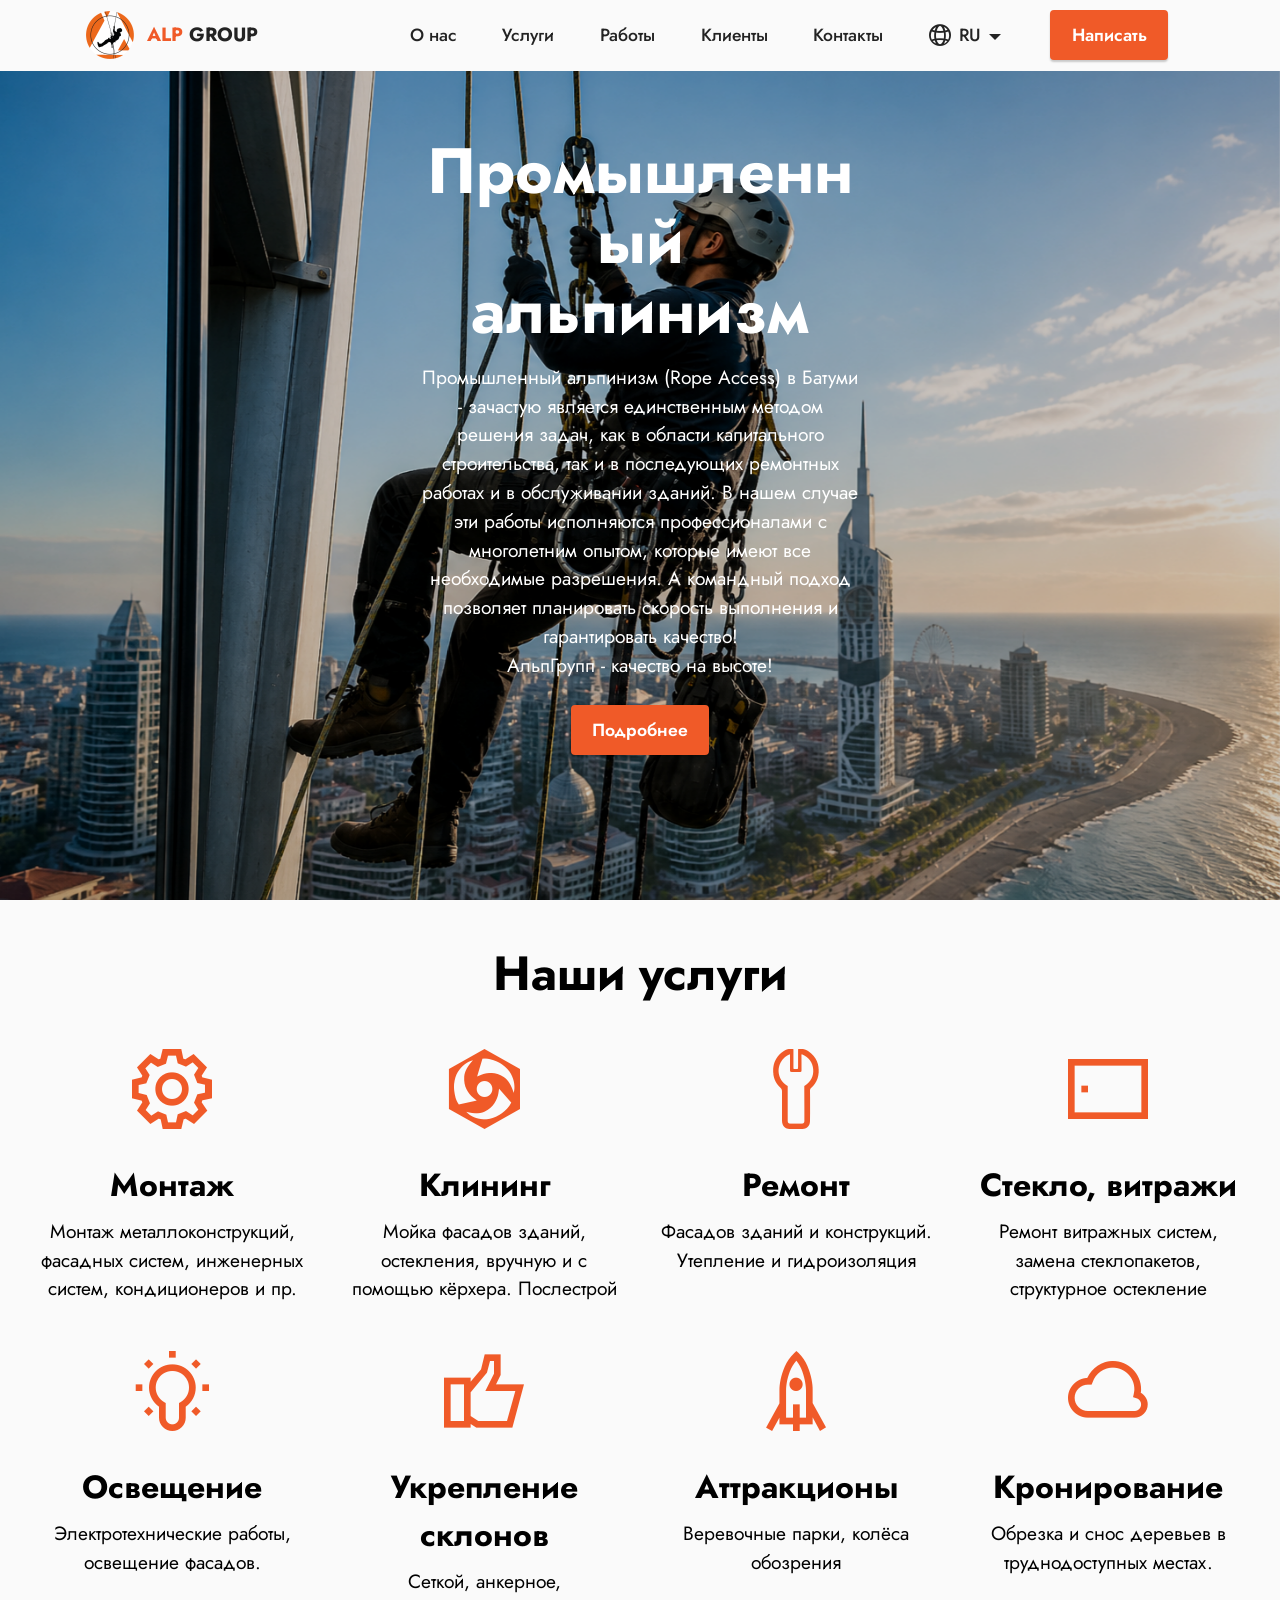
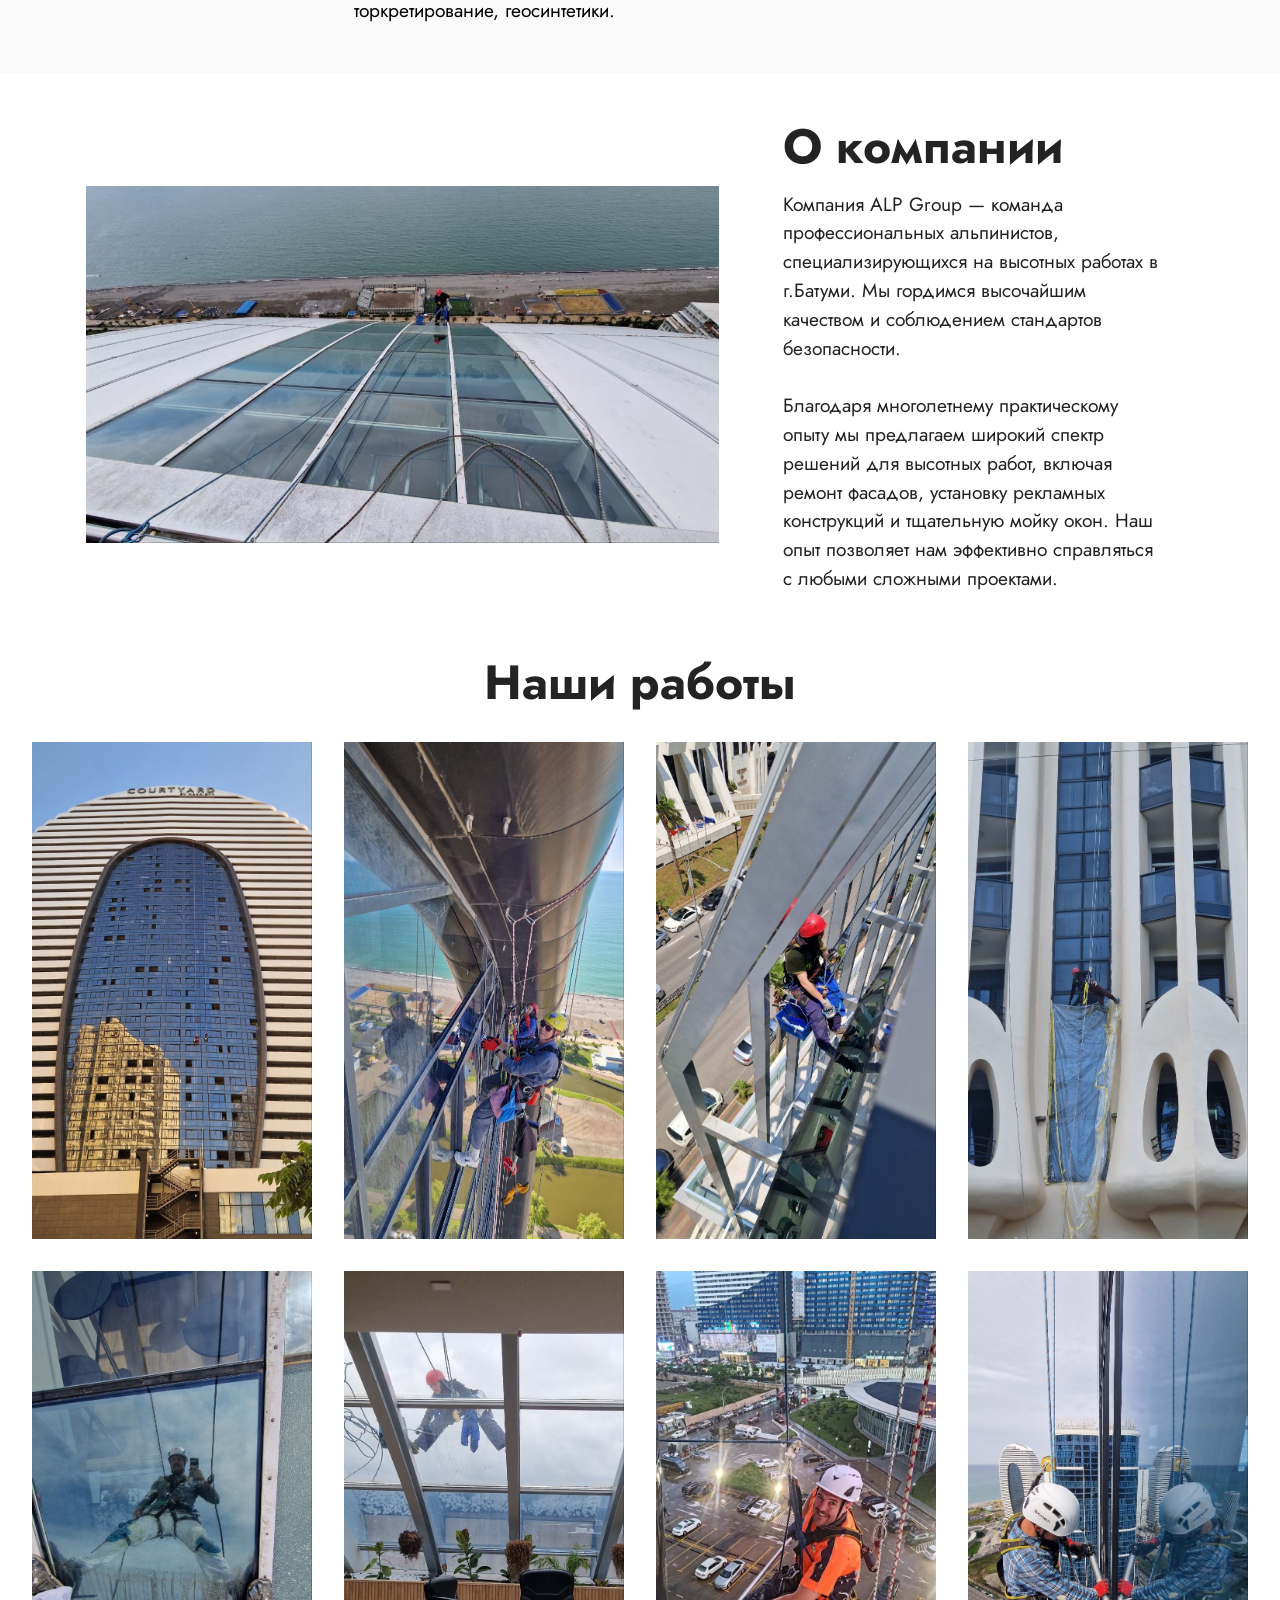
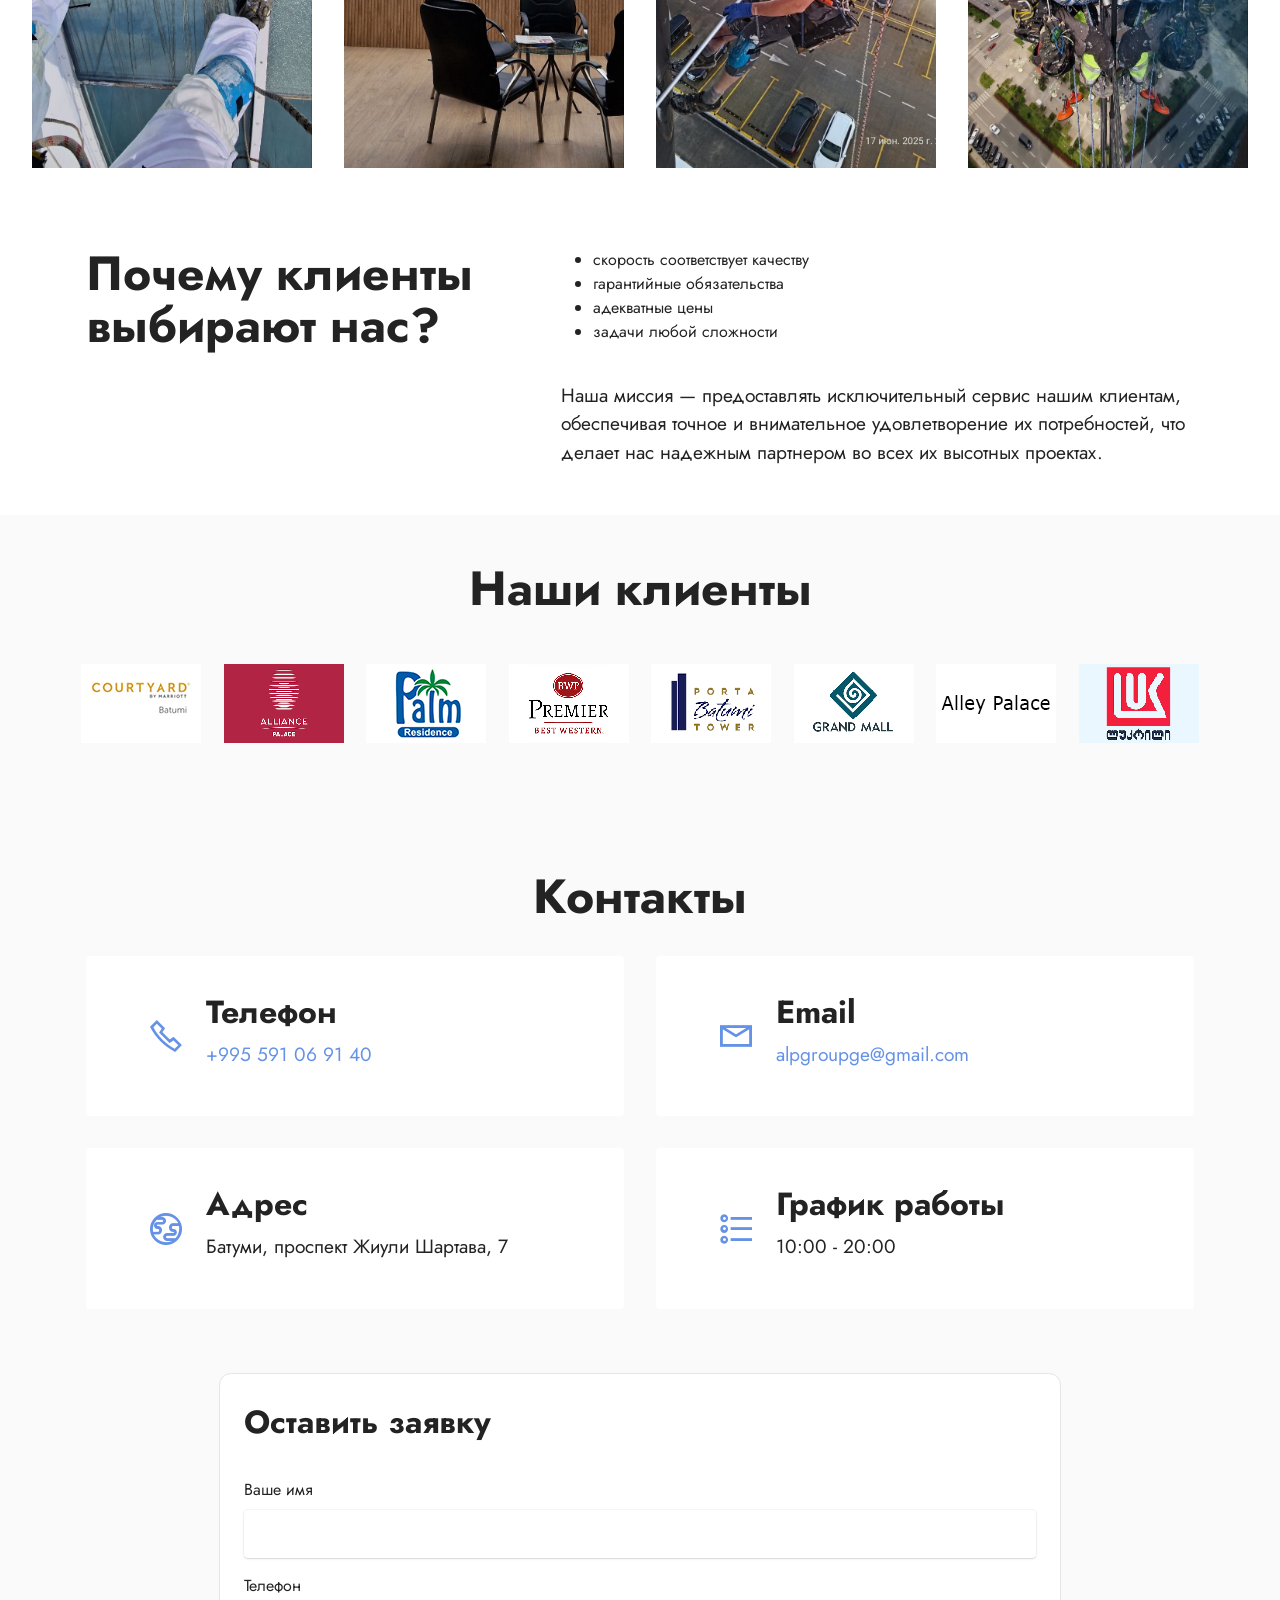
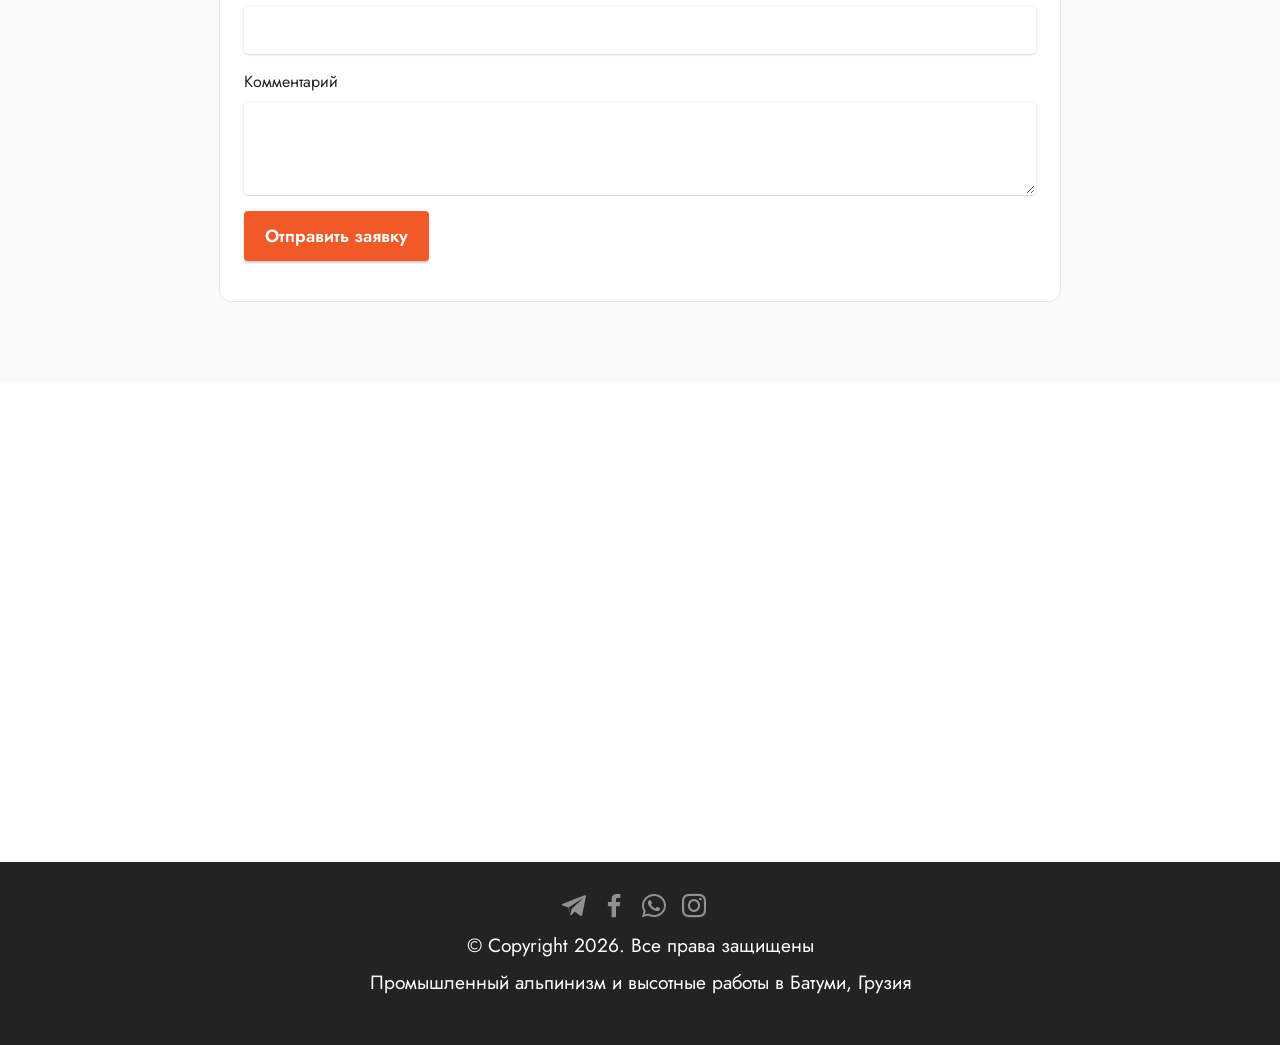
<file: index.html>
<!DOCTYPE html>
<html  lang="ru">
<head>
  <meta charset="UTF-8">
  <meta http-equiv="X-UA-Compatible" content="IE=edge">
  <meta name="generator" content="Mobirise v6.1.12, mobirise.com">
  <meta name="viewport" content="width=device-width, initial-scale=1, minimum-scale=1">
  <link rel="shortcut icon" href="assets/images/logo.svg" type="image/x-icon">
  <meta name="description" content="Промышленный альпинизм и высотные работы в Батуми. Мойка фасадов, ремонт, монтаж, клининг, витражи, фасадные системы. ALP GROUP.">
  <meta name="keywords" content="промышленный альпинизм Батуми, высотные работы, мойка фасадов, фасадные работы, мойка окон, ремонт фасадов">
  <meta name="robots" content="index, follow">
  
  <meta property="og:title" content="ALP GROUP — Промышленный альпинизм в Батуми">
  <meta property="og:description" content="Высотные работы, мойка фасадов, ремонт, монтаж и промышленный альпинизм в Батуми.">
  <meta property="og:image" content="https://alpgroup.ge/assets/images/logo-96x96.png">
  <meta property="og:url" content="https://alpgroup.ge">
  <meta property="og:type" content="website">
  
  <title>ALP GROUP — Промышленный альпинизм в Батуми | Высотные работы</title>
  <link rel="stylesheet" href="assets/web/assets/mobirise-icons2/mobirise2.css">
  <link rel="stylesheet" href="assets/bootstrap/css/bootstrap.min.css">
  <link rel="stylesheet" href="assets/parallax/jarallax.css">
  <link rel="stylesheet" href="assets/dropdown/css/style.css">
  <link rel="stylesheet" href="assets/socicon/css/styles.css">
  <link rel="stylesheet" href="assets/theme/css/style.css">
  <link rel="preload" href="https://fonts.googleapis.com/css?family=Jost:100,200,300,400,500,600,700,800,900,100i,200i,300i,400i,500i,600i,700i,800i,900i&display=swap" as="style" onload="this.onload=null;this.rel='stylesheet'">
  <noscript><link rel="stylesheet" href="https://fonts.googleapis.com/css?family=Jost:100,200,300,400,500,600,700,800,900,100i,200i,300i,400i,500i,600i,700i,800i,900i&display=swap"></noscript>
  <link rel="preload" as="style" href="assets/mobirise/css/mbr-additional.css?v=w0eMPp"><link rel="stylesheet" href="assets/mobirise/css/mbr-additional.css?v=w0eMPp" type="text/css">

<link rel="canonical" href="https://alpgroup.ge/">
<link rel="alternate" hreflang="ru" href="https://alpgroup.ge/">
<link rel="alternate" hreflang="en" href="https://alpgroup.ge/en/">
<link rel="alternate" hreflang="ka" href="https://alpgroup.ge/ka/">
  
</head>
<body>
  
  <section data-bs-version="5.1" class="menu menu2 cid-sFCw1qGFAI" once="menu" id="menu2-23">
    
    <nav class="navbar navbar-dropdown navbar-fixed-top navbar-expand-lg">
        <div class="container">
            <div class="navbar-brand">
                <span class="navbar-logo">
                    <a href="#top">
                        <img src="assets/images/logo-96x96.png" alt="ALP GROUP" style="height: 3rem;">
                    </a>
                </span>
                <span class="navbar-caption-wrap"><a class="navbar-caption text-danger display-7" href="#top">ALP <b class="text-black">GROUP</b></a></span>

    <!-- Переключение языков только для мобильной версии -->
    <div class="lang-switcher-mobile d-lg-none">
        <div class="dropdown">
            <a class="nav-link link text-black text-primary dropdown-toggle display-4" data-bs-auto-close="outside"
                    data-bs-toggle="dropdown"
                    aria-expanded="false">
                <span class="mobi-mbri mobi-mbri-globe-2 mbr-iconfont mbr-iconfont-btn"></span>RU
            </a>
            <ul class="dropdown-menu dropdown-menu-end">
                <li>
                    <a class="dropdown-item" href="/">
                        Русский (RU)
                    </a>
                </li>
                <li>
                    <a class="dropdown-item" href="/en/">
                        English (EN)
                    </a>
                </li>
                <li>
                    <a class="dropdown-item" href="/ka/">
                        ქართული (GE)
                    </a>
                </li>
            </ul>
        </div>
    </div>
              
            </div>
            <button class="navbar-toggler" type="button" data-toggle="collapse" data-bs-toggle="collapse" data-target="#navbarSupportedContent" data-bs-target="#navbarSupportedContent" aria-controls="navbarNavAltMarkup" aria-expanded="false" aria-label="Toggle navigation">
                <div class="hamburger">
                    <span></span>
                    <span></span>
                    <span></span>
                    <span></span>
                </div>
            </button>
            <div class="collapse navbar-collapse" id="navbarSupportedContent">
                <ul class="navbar-nav nav-dropdown" data-app-modern-menu="true"><li class="nav-item"><a class="nav-link link text-black text-primary display-4" href="index.html#header14-1j">О нас</a></li><li class="nav-item"><a class="nav-link link text-black text-primary display-4" href="index.html#features1-1i">Услуги</a></li>
                    
                    <li class="nav-item"><a class="nav-link link text-black text-primary display-4" href="index.html#gallery6-2">Работы</a></li><li class="nav-item"><a class="nav-link link text-black text-primary display-4" href="index.html#clients1-1u">Клиенты</a>
                    </li><li class="nav-item"><a class="nav-link link text-black text-primary display-4" href="index.html#contacts2-1r">Контакты</a></li><li class="nav-item dropdown"><a class="nav-link link text-black text-primary dropdown-toggle display-4" href="" data-toggle="dropdown-submenu" data-bs-toggle="dropdown" data-bs-auto-close="outside" aria-expanded="false"><span class="mobi-mbri mobi-mbri-globe-2 mbr-iconfont mbr-iconfont-btn"></span>RU</a><div class="dropdown-menu" aria-labelledby="dropdown-710"><a class="text-black text-primary dropdown-item display-4" href="/">Русский (RU)</a><a class="text-black text-primary dropdown-item display-4" href="/en/">English (EN)</a><a class="text-black text-primary dropdown-item display-4" href="/ka/">ქართული (GE)</a></div></li></ul>
                
                <div class="navbar-buttons mbr-section-btn"><a class="btn btn-danger display-4" href="https://wa.me/995591069140" target="_blank" title="Написать в WhatsApp">Написать</a></div>
            </div>
        </div>
    </nav>
</section>

<section data-bs-version="5.1" class="header1 cid-viyP54j6SH mbr-fullscreen mbr-parallax-background" id="header1-1">

    

    
    <div class="mbr-overlay" style="opacity: 0.2; background-color: rgb(0, 0, 0);"></div> 

    <div class="container">
        <div class="row justify-content-center">
            <div class="col-12 col-lg-5">
                <h1 class="mbr-section-title mbr-fonts-style mb-3 display-1"><strong>Промышленный альпинизм</strong></h1>
                
                <p class="mbr-text mbr-fonts-style display-7">Промышленный альпинизм (Rope Access) в Батуми - зачастую является единственным методом решения задач, как в области капитального строительства, так и в последующих ремонтных работах и в обслуживании зданий. В нашем случае эти работы исполняются профессионалами с многолетним опытом, которые имеют все необходимые разрешения. А командный подход позволяет  планировать скорость выполнения и гарантировать качество! 
<br>АльпГрупп - качество на высоте!</p>
                <div class="mbr-section-btn mt-3"><a class="btn btn-danger display-4" href="index.html#header14-1j">Подробнее</a></div>
            </div>
        </div>
    </div>
</section>

<section data-bs-version="5.1" class="features1 cid-sFzyUE9AaP" id="features1-1i">
    

    
    <div class="container-fluid">
        <div class="row">
            <div class="col-12 col-lg-9">
                <h3 class="mbr-section-title mbr-fonts-style align-center mb-0 display-2"><strong>Наши услуги</strong></h3>
                
            </div>
        </div>
        <div class="row">
            <div class="card col-12 col-md-6 col-lg-3">
                <div class="card-wrapper">
                    <div class="card-box align-center">
                        <div class="iconfont-wrapper">
                            <span class="mbr-iconfont mobi-mbri-setting mobi-mbri" style="color: rgb(240, 90, 40); fill: rgb(240, 90, 40);"></span>
                        </div>
                        <h5 class="card-title mbr-fonts-style display-5"><strong>Монтаж</strong></h5>
                        <p class="card-text mbr-fonts-style display-7">Монтаж металлоконструкций, фасадных систем, инженерных систем, кондиционеров и пр.</p>
                    </div>
                </div>
            </div>
            <div class="card col-12 col-md-6 col-lg-3">
                <div class="card-wrapper">
                    <div class="card-box align-center">
                        <div class="iconfont-wrapper">
                            <span class="mbr-iconfont socicon-heroes socicon" style="color: rgb(240, 90, 40); fill: rgb(240, 90, 40);"></span>
                        </div>
                        <h5 class="card-title mbr-fonts-style display-5"><strong>Клининг</strong></h5>
                        <p class="card-text mbr-fonts-style display-7">Мойка фасадов зданий, остекления, вручную и с помощью кёрхера. Послестрой</p>
                    </div>
                </div>
            </div>
            <div class="card col-12 col-md-6 col-lg-3">
                <div class="card-wrapper">
                    <div class="card-box align-center">
                        <div class="iconfont-wrapper">
                            <span class="mbr-iconfont socicon-moddb socicon" style="color: rgb(240, 90, 40); fill: rgb(240, 90, 40);"></span>
                        </div>
                        <h5 class="card-title mbr-fonts-style display-5"><strong>Ремонт</strong></h5>
                        <p class="card-text mbr-fonts-style display-7">Фасадов зданий и конструкций. Утепление и гидроизоляция</p>
                    </div>
                </div>
            </div>
             <div class="card col-12 col-md-6 col-lg-3">
                <div class="card-wrapper">
                    <div class="card-box align-center">
                        <div class="iconfont-wrapper">
                            <span class="mbr-iconfont mobi-mbri-tablet mobi-mbri" style="color: rgb(240, 90, 40); fill: rgb(240, 90, 40);"></span>
                        </div>
                        <h5 class="card-title mbr-fonts-style display-5"><strong>Стекло, витражи</strong></h5>
                        <p class="card-text mbr-fonts-style display-7">Ремонт витражных систем, замена стеклопакетов, структурное остекление</p>
                    </div>
                </div>
            </div>         
            
        </div>
        <div class="row">
            <div class="card col-12 col-md-6 col-lg-3">
                <div class="card-wrapper">
                    <div class="card-box align-center">
                        <div class="iconfont-wrapper">
                            <span class="mbr-iconfont mobi-mbri-idea mobi-mbri" style="color: rgb(240, 90, 40); fill: rgb(240, 90, 40);"></span>
                        </div>
                        <h5 class="card-title mbr-fonts-style display-5"><strong>Освещение</strong></h5>
                        <p class="card-text mbr-fonts-style display-7">Электротехнические работы, освещение фасадов.</p>
                    </div>
                </div>
            </div>
            <div class="card col-12 col-md-6 col-lg-3">
                <div class="card-wrapper">
                    <div class="card-box align-center">
                        <div class="iconfont-wrapper">
                            <span class="mbr-iconfont mobi-mbri-like mobi-mbri" style="color: rgb(240, 90, 40); fill: rgb(240, 90, 40);"></span>
                        </div>
                        <h5 class="card-title mbr-fonts-style display-5"><strong>Укрепление склонов</strong></h5>
                        <p class="card-text mbr-fonts-style display-7">Сеткой, анкерное, торкретирование, геосинтетики.</p>
                    </div>
                </div>
            </div>
            <div class="card col-12 col-md-6 col-lg-3">
                <div class="card-wrapper">
                    <div class="card-box align-center">
                        <div class="iconfont-wrapper">
                            <span class="mbr-iconfont mobi-mbri-rocket mobi-mbri" style="color: rgb(240, 90, 40); fill: rgb(240, 90, 40);"></span>
                        </div>
                        <h5 class="card-title mbr-fonts-style display-5"><strong>Аттракционы</strong></h5>
                        <p class="card-text mbr-fonts-style display-7">Веревочные парки, колёса обозрения</p>
                    </div>
                </div>
            </div>
             <div class="card col-12 col-md-6 col-lg-3">
                <div class="card-wrapper">
                    <div class="card-box align-center">
                        <div class="iconfont-wrapper">
                            <span class="mbr-iconfont mobi-mbri-cloud mobi-mbri" style="color: rgb(240, 90, 40); fill: rgb(240, 90, 40);"></span>
                        </div>
                        <h5 class="card-title mbr-fonts-style display-5"><strong>Кронирование</strong></h5>
                        <p class="card-text mbr-fonts-style display-7">Обрезка и снос деревьев в труднодоступных местах.</p>
                    </div>
                </div>
            </div>         
            
        </div>
    </div>
</section>

<section data-bs-version="5.1" class="header14 cid-sFzz5E692j" id="header14-1j">

    

    

    <div class="container">
        <div class="row justify-content-center align-items-center">
            <div class="col-12 col-md-7 image-wrapper">
                <img src="assets/images/photo-2026-05-04-07-36-52-1036x584.jpg" alt="Промышленный альпинизм в Батуми">
            </div>
            <div class="col-12 col-md">
                <div class="text-wrapper">
                    <h2 class="mbr-section-title mbr-fonts-style mb-3 display-2">
                        <strong>О компании</strong></h2>
                    <p class="mbr-text mbr-fonts-style display-7">Компания ALP Group — команда профессиональных альпинистов, специализирующихся на высотных работах в г.Батуми. Мы гордимся высочайшим качеством и соблюдением стандартов безопасности.
<br>
<br>Благодаря многолетнему практическому опыту мы предлагаем широкий спектр решений для высотных работ, включая ремонт фасадов, установку рекламных конструкций и тщательную мойку окон. Наш опыт позволяет нам эффективно справляться с любыми сложными проектами.
</p>
                    
                </div>
            </div>
        </div>
    </div>
</section>

<section data-bs-version="5.1" class="gallery6 mbr-gallery cid-viIpz57UTN" id="gallery6-2">
    

    
    

    <div class="container-fluid">
        <div class="mbr-section-head">
            <h3 class="mbr-section-title mbr-fonts-style align-center m-0 display-2"><strong>Наши работы</strong></h3>
            
        </div>
        <div class="row mbr-gallery mt-4">
            <div class="col-6 col-md-6 col-lg-3 item gallery-image active">
                <div class="item-wrapper" data-toggle="modal" data-bs-toggle="modal" data-target="#viIEe0HWWq-modal" data-bs-target="#viIEe0HWWq-modal">
                    <img class="w-100" src="assets/images/photo-2026-05-04-07-36-55-721x1280.jpg" alt="Промышленный альпинизм в Батуми" data-slide-to="0" data-bs-slide-to="0" data-target="#lb-viIEe0HWWq" data-bs-target="#lb-viIEe0HWWq">
                    <div class="icon-wrapper">
                        <span class="mobi-mbri mobi-mbri-search mbr-iconfont mbr-iconfont-btn"></span>
                    </div>
                </div>
                
            </div>
            <div class="col-6 col-md-6 col-lg-3 item gallery-image">
                <div class="item-wrapper" data-toggle="modal" data-bs-toggle="modal" data-target="#viIEe0HWWq-modal" data-bs-target="#viIEe0HWWq-modal">
                    <img class="w-100" src="assets/images/photo-2026-05-04-07-36-59-721x1280.jpg" alt="Мойка фасада в Батуми" data-slide-to="1" data-bs-slide-to="1" data-target="#lb-viIEe0HWWq" data-bs-target="#lb-viIEe0HWWq">
                    <div class="icon-wrapper">
                        <span class="mobi-mbri mobi-mbri-search mbr-iconfont mbr-iconfont-btn"></span>
                    </div>
                </div>
                
            </div><div class="col-6 col-md-6 col-lg-3 item gallery-image">
                <div class="item-wrapper" data-toggle="modal" data-bs-toggle="modal" data-target="#viIEe0HWWq-modal" data-bs-target="#viIEe0HWWq-modal">
                    <img class="w-100" src="assets/images/0photo_2026-05-05_19-24-09.jpg" alt="Высотные работы ALP GROUP" data-slide-to="2" data-bs-slide-to="2" data-target="#lb-viIEe0HWWq" data-bs-target="#lb-viIEe0HWWq">
                    <div class="icon-wrapper">
                        <span class="mobi-mbri mobi-mbri-search mbr-iconfont mbr-iconfont-btn"></span>
                    </div>
                </div>
                
            </div><div class="col-6 col-md-6 col-lg-3 item gallery-image">
                <div class="item-wrapper" data-toggle="modal" data-bs-toggle="modal" data-target="#viIEe0HWWq-modal" data-bs-target="#viIEe0HWWq-modal">
                    <img class="w-100" src="assets/images/photo-2026-05-04-07-36-51202-721x1280.jpg" alt="Промышленный альпинист" data-slide-to="3" data-bs-slide-to="3" data-target="#lb-viIEe0HWWq" data-bs-target="#lb-viIEe0HWWq">
                    <div class="icon-wrapper">
                        <span class="mobi-mbri mobi-mbri-search mbr-iconfont mbr-iconfont-btn"></span>
                    </div>
                </div>
                
            </div><div class="col-6 col-md-6 col-lg-3 item gallery-image">
                <div class="item-wrapper" data-toggle="modal" data-bs-toggle="modal" data-target="#viIEe0HWWq-modal" data-bs-target="#viIEe0HWWq-modal">
                    <img class="w-100" src="assets/images/photo-2026-05-04-07-36-52202-721x1280.jpg" alt="Фасадные работы в Грузии" data-slide-to="4" data-bs-slide-to="4" data-target="#lb-viIEe0HWWq" data-bs-target="#lb-viIEe0HWWq">
                    <div class="icon-wrapper">
                        <span class="mobi-mbri mobi-mbri-search mbr-iconfont mbr-iconfont-btn"></span>
                    </div>
                </div>
                
            </div><div class="col-6 col-md-6 col-lg-3 item gallery-image">
                <div class="item-wrapper" data-toggle="modal" data-bs-toggle="modal" data-target="#viIEe0HWWq-modal" data-bs-target="#viIEe0HWWq-modal">
                    <img class="w-100" src="assets/images/photo-2026-05-04-07-36-51203-721x1280.jpg" alt="Монтаж на высоте" data-slide-to="5" data-bs-slide-to="5" data-target="#lb-viIEe0HWWq" data-bs-target="#lb-viIEe0HWWq">
                    <div class="icon-wrapper">
                        <span class="mobi-mbri mobi-mbri-search mbr-iconfont mbr-iconfont-btn"></span>
                    </div>
                </div>
                
            </div><div class="col-6 col-md-6 col-lg-3 item gallery-image">
                <div class="item-wrapper" data-toggle="modal" data-bs-toggle="modal" data-target="#viIEe0HWWq-modal" data-bs-target="#viIEe0HWWq-modal">
                    <img class="w-100" src="assets/images/photo-2026-05-04-07-55-23-960x1280.jpg" alt="Промышленный альпинизм в Грузии" data-slide-to="6" data-bs-slide-to="6" data-target="#lb-viIEe0HWWq" data-bs-target="#lb-viIEe0HWWq">
                    <div class="icon-wrapper">
                        <span class="mobi-mbri mobi-mbri-search mbr-iconfont mbr-iconfont-btn"></span>
                    </div>
                </div>
                
            </div><div class="col-6 col-md-6 col-lg-3 item gallery-image">
                <div class="item-wrapper" data-toggle="modal" data-bs-toggle="modal" data-target="#viIEe0HWWq-modal" data-bs-target="#viIEe0HWWq-modal">
                    <img class="w-100" src="assets/images/2photo_2026-05-08_08-26-11.jpg" alt="Альпинизм в Батуми" data-slide-to="7" data-bs-slide-to="7" data-target="#lb-viIEe0HWWq" data-bs-target="#lb-viIEe0HWWq">
                    <div class="icon-wrapper">
                        <span class="mobi-mbri mobi-mbri-search mbr-iconfont mbr-iconfont-btn"></span>
                    </div>
                </div>
                
            </div>
            
            
        </div>

        <div class="modal mbr-slider" tabindex="-1" role="dialog" aria-hidden="true" id="viIEe0HWWq-modal">
            <div class="modal-dialog" role="document">
                <div class="modal-content">
                    <div class="modal-body">
                        <div class="carousel slide" id="lb-viIEe0HWWq" data-interval="5000" data-bs-interval="5000">
                            <div class="carousel-inner">
                                <div class="carousel-item active">
                                    <img class="d-block w-100" src="assets/images/photo-2026-05-04-07-36-55-721x1280.jpg" alt="">
                                </div>
                                <div class="carousel-item">
                                    <img class="d-block w-100" src="assets/images/photo-2026-05-04-07-36-59-721x1280.jpg" alt="">
                                </div><div class="carousel-item">
                                    <img class="d-block w-100" src="assets/images/0photo_2026-05-05_19-24-09.jpg" alt="">
                                </div><div class="carousel-item">
                                    <img class="d-block w-100" src="assets/images/photo-2026-05-04-07-36-51202-721x1280.jpg" alt="">
                                </div><div class="carousel-item">
                                    <img class="d-block w-100" src="assets/images/photo-2026-05-04-07-36-52202-721x1280.jpg" alt="">
                                </div><div class="carousel-item">
                                    <img class="d-block w-100" src="assets/images/photo-2026-05-04-07-36-51203-721x1280.jpg" alt="">
                                </div><div class="carousel-item">
                                    <img class="d-block w-100" src="assets/images/photo-2026-05-04-07-55-23-960x1280.jpg" alt="">
                                </div><div class="carousel-item">
                                    <img class="d-block w-100" src="assets/images/2photo_2026-05-08_08-26-11.jpg" alt="">
                                </div>
                                
                                
                            </div>
                            <ol class="carousel-indicators">
                                <li data-slide-to="0" data-bs-slide-to="0" class="active" data-target="#lb-viIEe0HWWq" data-bs-target="#lb-viIEe0HWWq"></li><li data-slide-to="1" data-bs-slide-to="1" class="" data-target="#lb-viIEe0HWWq" data-bs-target="#lb-viIEe0HWWq"></li><li data-slide-to="2" data-bs-slide-to="2" class="" data-target="#lb-viIEe0HWWq" data-bs-target="#lb-viIEe0HWWq"></li><li data-slide-to="3" data-bs-slide-to="3" class="" data-target="#lb-viIEe0HWWq" data-bs-target="#lb-viIEe0HWWq"></li><li data-slide-to="4" data-bs-slide-to="4" class="" data-target="#lb-viIEe0HWWq" data-bs-target="#lb-viIEe0HWWq"></li><li data-slide-to="5" data-bs-slide-to="5" class="" data-target="#lb-viIEe0HWWq" data-bs-target="#lb-viIEe0HWWq"></li><li data-slide-to="6" data-bs-slide-to="6" class="" data-target="#lb-viIEe0HWWq" data-bs-target="#lb-viIEe0HWWq"></li><li data-slide-to="7" data-bs-slide-to="7" class="" data-target="#lb-viIEe0HWWq" data-bs-target="#lb-viIEe0HWWq"></li>
                                
                                
                                
                            </ol>
                            <a role="button" href="" class="close" data-dismiss="modal" data-bs-dismiss="modal" aria-label="Close">
                            </a>
                            <a class="carousel-control-prev carousel-control" role="button" data-slide="prev" data-bs-slide="prev" href="#lb-viIEe0HWWq">
                                <span class="mobi-mbri mobi-mbri-arrow-prev" aria-hidden="true"></span>
                                <span class="sr-only visually-hidden">Previous</span>
                            </a>
                            <a class="carousel-control-next carousel-control" role="button" data-slide="next" data-bs-slide="next" href="#lb-viIEe0HWWq">
                                <span class="mobi-mbri mobi-mbri-arrow-next" aria-hidden="true"></span>
                                <span class="sr-only visually-hidden">Next</span>
                            </a>
                        </div>
                    </div>
                </div>
            </div>
        </div>
    </div>
</section>

<section data-bs-version="5.1" class="content10 cid-sFAZRnJnnI" id="content10-22">
    
    <div class="container">
        <div class="row justify-content-center">
            <div class="col-12 col-md">
                
                <h6 class="mbr-section-subtitle mbr-fonts-style mb-4 display-2"><strong>Почему клиенты выбирают нас?</strong></h6>
            </div>
            <div class="col-md-12 col-lg-7">
              <ul>
                <li>скорость соответствует качеству</li>
                <li>гарантийные обязательства</li>
                <li>адекватные цены</li>
                <li>задачи любой сложности</li>         
              </ul>
                <p class="mbr-text mbr-fonts-style display-7">Наша миссия&nbsp;— предоставлять исключительный сервис нашим клиентам, обеспечивая точное и внимательное удовлетворение их потребностей, что делает нас надежным партнером во всех их высотных проектах.</p>
            </div>
        </div>
    </div>
</section>

<section data-bs-version="5.1" class="clients1 cid-sFAw7z51L3" id="clients1-1u">
    
    <div class="images-container container">
        <div class="mbr-section-head">
            <h3 class="mbr-section-title mbr-fonts-style align-center mb-0 display-2">
                <strong>Наши клиенты</strong></h3>
            
            
        </div>
        <div class="row justify-content-center mt-4">
            <div class="col-md-3 card">
                <img src="assets/images/1-courtyard.png" alt="Marriott">
            </div>
            <div class="col-md-3 card">
                <img src="assets/images/2-palace.png" alt="Alliance Palace">
            </div>
            <div class="col-md-3 card">
                <img src="assets/images/3-palm.png" alt="PALM RESIDENCE">
            </div>
            <div class="col-md-3 card">
                <img src="assets/images/4-premier.png" alt="Best Western Premier">
            </div>
            <div class="col-md-3 card">
                <img src="assets/images/5-porta.png" alt="Porta Batumi Tower">
            </div>
            <div class="col-md-3 card">
                <img src="assets/images/6-grandmall.png" alt="Grand Mall">
            </div>
            <div class="col-md-3 card">
                <img src="assets/images/7-alley.png" alt="Alley Palace">
            </div>
            <div class="col-md-3 card">
                <img src="assets/images/8-luk.png" alt="LUKOIL GEORGIA">
            </div>                       
        </div>
    </div>
</section>

<section data-bs-version="5.1" class="contacts2 cid-sFzIA7KGYz" id="contacts2-1r">
    <!---->
    
    
    <div class="container">
        <div class="mbr-section-head">
            <h3 class="mbr-section-title mbr-fonts-style align-center mb-0 display-2">
                <strong>Контакты</strong></h3>
            
        </div>
        <div class="row justify-content-center mt-4">
            <div class="card col-12 col-md-6">
                <div class="card-wrapper">
                    <div class="image-wrapper">
                        <span class="mbr-iconfont mobi-mbri-phone mobi-mbri"></span>
                    </div>
                    <div class="text-wrapper">
                        <h6 class="card-title mbr-fonts-style mb-1 display-5">
                            <strong>Телефон</strong></h6>
                        <p class="mbr-text mbr-fonts-style display-7"><a href="tel:+995591069140" class="text-primary">+995 591 06 91 40</a></p>
                    </div>
                </div>
            </div>
            <div class="card col-12 col-md-6">
                <div class="card-wrapper">
                    <div class="image-wrapper">
                        <span class="mbr-iconfont mobi-mbri-letter mobi-mbri"></span>
                    </div>
                    <div class="text-wrapper">
                        <h6 class="card-title mbr-fonts-style mb-1 display-5">
                            <strong>Email</strong>
                        </h6>
                        <p class="mbr-text mbr-fonts-style display-7"><a href="mailto:alpgroupge@gmail.com" class="text-primary">alpgroupge@gmail.com</a></p>
                    </div>
                </div>
            </div>
            <div class="card col-12 col-md-6">
                <div class="card-wrapper">
                    <div class="image-wrapper">
                        <span class="mbr-iconfont mobi-mbri-globe mobi-mbri"></span>
                    </div>
                    <div class="text-wrapper">
                        <h6 class="card-title mbr-fonts-style mb-1 display-5">
                            <strong>Адрес</strong></h6>
                        <p class="mbr-text mbr-fonts-style display-7">
                            Батуми, проспект Жиули Шартава, 7
                        </p>
                    </div>
                </div>
            </div>
            <div class="card col-12 col-md-6">
                <div class="card-wrapper">
                    <div class="image-wrapper">
                        <span class="mbr-iconfont mobi-mbri-bulleted-list mobi-mbri"></span>
                    </div>
                    <div class="text-wrapper">
                        <h6 class="card-title mbr-fonts-style mb-1 display-5">
                            <strong>График работы</strong></h6>
                        <p class="mbr-text mbr-fonts-style display-7">10:00 - 20:00
                        </p>
                    </div>
                </div>
            </div>
        </div>
    </div>

        <div class="row justify-content-center mt-4">
            <div class="col-12 col-lg-8">
                <div class="card-wrapper p-4" style="border:1px solid #e5e5e5;border-radius:12px;display: block;">
                    <h4 class="mbr-section-title mbr-fonts-style mb-4 display-5"><strong>Оставить заявку</strong></h4>
                    <form id="alpLeadForm" action="https://script.google.com/macros/s/AKfycbzzYn8W--Gq8XHBU34qkqpwXkC-wiMjjOiOrjeypg4MAja6Gremxxmn7NlRG1Mq5dif/exec" method="post" target="alpLeadFrame">
                        <div class="mb-3"><label class="form-label" for="alpLeadName">Ваше имя</label><input class="form-control" id="alpLeadName" name="name" type="text" maxlength="200" autocomplete="name" required></div>
                        <div class="mb-3"><label class="form-label" for="alpLeadPhone">Телефон</label><input class="form-control" id="alpLeadPhone" name="phone" type="tel" maxlength="50" autocomplete="tel" required></div>
                        <div class="mb-3"><label class="form-label" for="alpLeadComment">Комментарий</label><textarea class="form-control" id="alpLeadComment" name="comment" rows="3" maxlength="2000"></textarea></div>
                        <div aria-hidden="true" style="position:absolute;left:-5000px;width:1px;height:1px;overflow:hidden;"><label for="alpLeadWebsite">Leave this field empty</label><input id="alpLeadWebsite" name="website" type="text" tabindex="-1" autocomplete="off"></div>
                        <input type="hidden" name="page_url"><input type="hidden" name="utm_source"><input type="hidden" name="utm_medium"><input type="hidden" name="utm_campaign"><input type="hidden" name="utm_content"><input type="hidden" name="utm_term"><input type="hidden" name="referrer"><input type="hidden" name="yclid"><input type="hidden" name="gclid"><input type="hidden" name="language" value="RU">
                        <button class="btn btn-danger display-4" id="alpLeadSubmit" type="submit">Отправить заявку</button>
                        <p id="alpLeadStatus" class="mbr-text mbr-fonts-style mt-3" role="status" aria-live="polite"></p>
                        <a id="alpLeadWhatsApp" class="btn btn-success display-4 mt-2" href="#" target="_blank" rel="noopener" hidden>Продолжить в WhatsApp</a>
                    </form>
                    <iframe name="alpLeadFrame" id="alpLeadFrame" title="Form submission" style="display:none;width:0;height:0;border:0;"></iframe>
                </div>
            </div>
        </div>

</section>

<section data-bs-version="5.1" class="map2 cid-sFAxp7Y5iM" id="map2-1y">
    
    
    <div>
        
        <div class="google-map">
          <iframe frameborder="0" style="border:0" src="https://www.google.com/maps/embed?pb=!1m18!1m12!1m3!1d1253.7044256452923!2d41.61536648613288!3d41.637839461443384!2m3!1f0!2f0!3f0!3m2!1i1024!2i768!4f13.1!3m3!1m2!1s0x4067874395461445%3A0xb702606dbdab72b7!2sAlpGroup!5e0!3m2!1sru!2sru!4v1795414822881!5m2!1sru!2sru" allowfullscreen=""></iframe>
        </div>
      
    </div>
</section>

<section data-bs-version="5.1" class="footer3 cid-sFCygHrmNf" once="footers" id="footer3-24">

    

    

    <div class="container">
        <div class="row align-center mbr-white">
            
            <div class="row social-row">
                <div class="social-list align-right pb-2">
                    
                    
                    
                    
                    
                    
                <div class="soc-item">
                        <a href="https://t.me/aleksaidarov" target="_blank">
                            <span class="mbr-iconfont mbr-iconfont-social socicon-telegram socicon"></span>
                        </a>
                    </div><div class="soc-item">
                        <a href="https://www.facebook.com/" target="_blank">
                            <span class="mbr-iconfont mbr-iconfont-social socicon-facebook socicon"></span>
                        </a>
                    </div><div class="soc-item">
                        
                            <a href="https://wa.me/995591069140" target="_blank"><span class="mbr-iconfont mbr-iconfont-social socicon-whatsapp socicon"></span></a>
                        
                    </div><div class="soc-item">
                        <a href="https://www.instagram.com/alpgroup.ge" target="_blank">
                            <span class="mbr-iconfont mbr-iconfont-social socicon-instagram socicon"></span>
                        </a>
                    </div></div>
            </div>
            <div class="row row-copirayt">
                <p class="mbr-text mb-0 mbr-fonts-style mbr-white align-center display-7">© Copyright 2026. Все права защищены</p>
                  <p class="mbr-text mt-2 mbr-fonts-style mbr-white align-center display-7">Промышленный альпинизм и высотные работы в Батуми, Грузия </p>
            </div>
        </div>
    </div>
</section><section class="display-7" style="padding: 0;align-items: center;justify-content: center;flex-wrap: wrap;    align-content: center;display: none;position: relative;height: 4rem;"><a href="https://mobiri.se/14455" style="flex: 1 1;height: 4rem;position: absolute;width: 100%;z-index: 1;"><img alt="" style="height: 4rem;" src="[data-uri]"></a><p style="margin: 0;text-align: center;" class="display-7">&#8204;</p><a style="z-index:1" href="https://mobirise.com/html-builder.html">HTML Website Creator</a></section><script src="assets/bootstrap/js/bootstrap.bundle.min.js"></script>  <script src="assets/parallax/jarallax.js"></script>  <script src="assets/smoothscroll/smooth-scroll.js"></script>  <script src="assets/ytplayer/index.js"></script>  <script src="assets/dropdown/js/navbar-dropdown.js"></script>  <script src="assets/theme/js/script.js"></script>  
  
  

<script>
(function () {
  const form = document.getElementById('alpLeadForm');
  const frame = document.getElementById('alpLeadFrame');
  if (!form || !frame) return;
  const language = 'RU';
  const texts = {"title": "Оставить заявку", "name": "Ваше имя", "phone": "Телефон", "comment": "Комментарий", "submit": "Отправить заявку", "sending": "Отправляем заявку…", "saved": "Заявка отправлена в обработку. Чтобы дополнительно связаться с нами, нажмите кнопку WhatsApp.", "wa": "Продолжить в WhatsApp", "wa_title": "Новая заявка с сайта ALP GROUP", "name_label": "Имя", "phone_label": "Телефон", "comment_label": "Комментарий", "source_label": "Источник", "campaign_label": "Кампания", "page_label": "Страница"};
  const storageKey = 'alpgroup_first_touch_v1';
  const params = new URLSearchParams(window.location.search);
  const keys = ['utm_source','utm_medium','utm_campaign','utm_content','utm_term','yclid','gclid'];
  const currentTouch = {};
  keys.forEach(key => currentTouch[key] = params.get(key) || '');
  const hasCampaignParams = keys.some(key => Boolean(currentTouch[key]));
  let firstTouch = null;
  try { firstTouch = JSON.parse(localStorage.getItem(storageKey) || 'null'); } catch (e) {}
  const expired = !firstTouch || !firstTouch.savedAt || Date.now() - firstTouch.savedAt > 90*24*60*60*1000;
  if (hasCampaignParams && expired) {
    firstTouch = Object.assign({}, currentTouch, {savedAt:Date.now()});
    try { localStorage.setItem(storageKey, JSON.stringify(firstTouch)); } catch (e) {}
  }
  if (!firstTouch) firstTouch = Object.assign({}, currentTouch);
  function setField(name,value) { const field=form.elements.namedItem(name); if(field) field.value=value||''; }
  let submitted=false, startedAt=0;
  frame.addEventListener('load', function () {
    if (!submitted || Date.now()-startedAt<500) return;
    submitted=false;
    document.getElementById('alpLeadSubmit').disabled=false;
    document.getElementById('alpLeadStatus').textContent=texts.saved;
    const name=form.elements.namedItem('name').value.trim();
    const phone=form.elements.namedItem('phone').value.trim();
    const comment=form.elements.namedItem('comment').value.trim();
    const message=[texts.wa_title,texts.name_label+': '+name,texts.phone_label+': '+phone,comment?texts.comment_label+': '+comment:'',firstTouch.utm_source?texts.source_label+': '+firstTouch.utm_source:'',firstTouch.utm_campaign?texts.campaign_label+': '+firstTouch.utm_campaign:'',texts.page_label+': '+window.location.href].filter(Boolean).join('\n');
    const wa=document.getElementById('alpLeadWhatsApp');
    wa.href='https://wa.me/995591069140?text='+encodeURIComponent(message);
    wa.hidden=false;
    form.reset();
  });
  form.addEventListener('submit', function (event) {
    if (!form.reportValidity()) { event.preventDefault(); return; }
    if (form.elements.namedItem('website').value) { event.preventDefault(); return; }
    setField('page_url',window.location.href); setField('referrer',document.referrer);
    keys.forEach(key=>setField(key,firstTouch[key]||'')); setField('language',language);
    submitted=true; startedAt=Date.now();
    document.getElementById('alpLeadSubmit').disabled=true;
    document.getElementById('alpLeadStatus').textContent=texts.sending;
    document.getElementById('alpLeadWhatsApp').hidden=true;
  });
})();
</script>

</body>
</html>
</file>
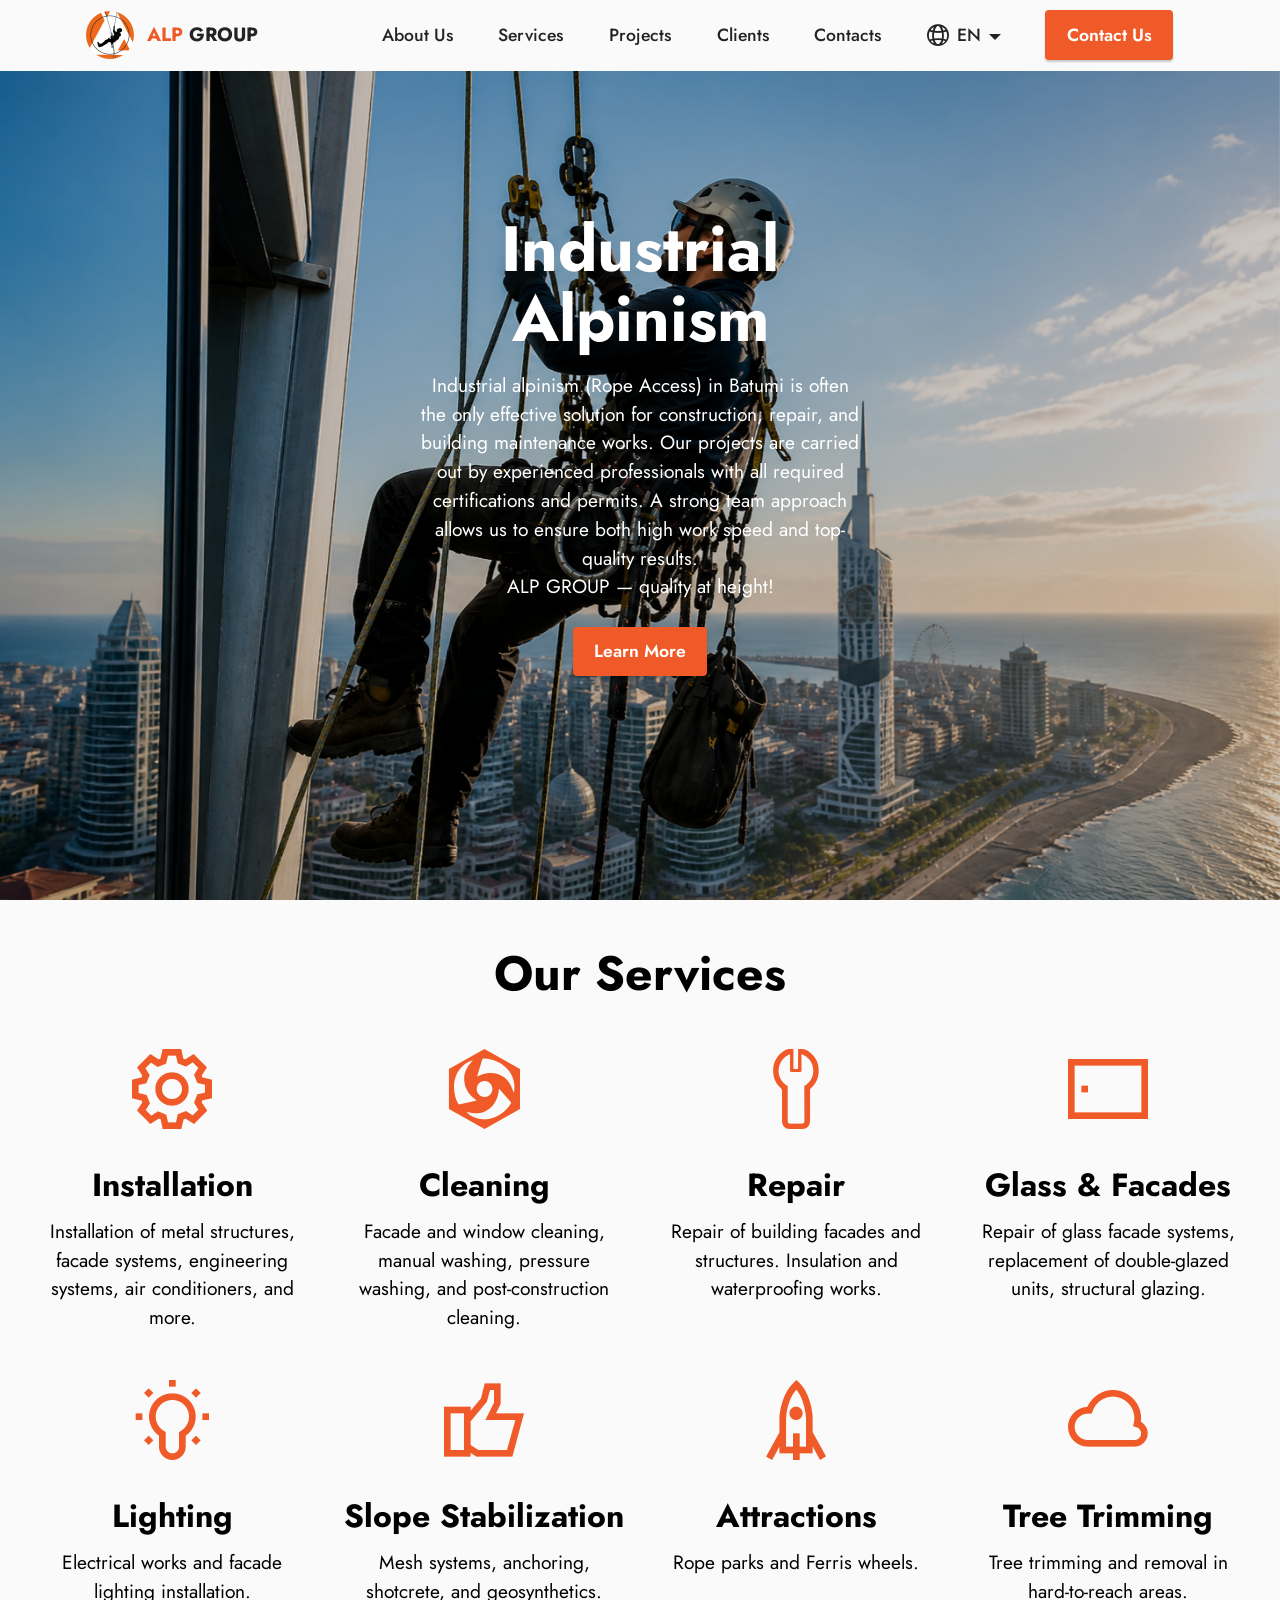
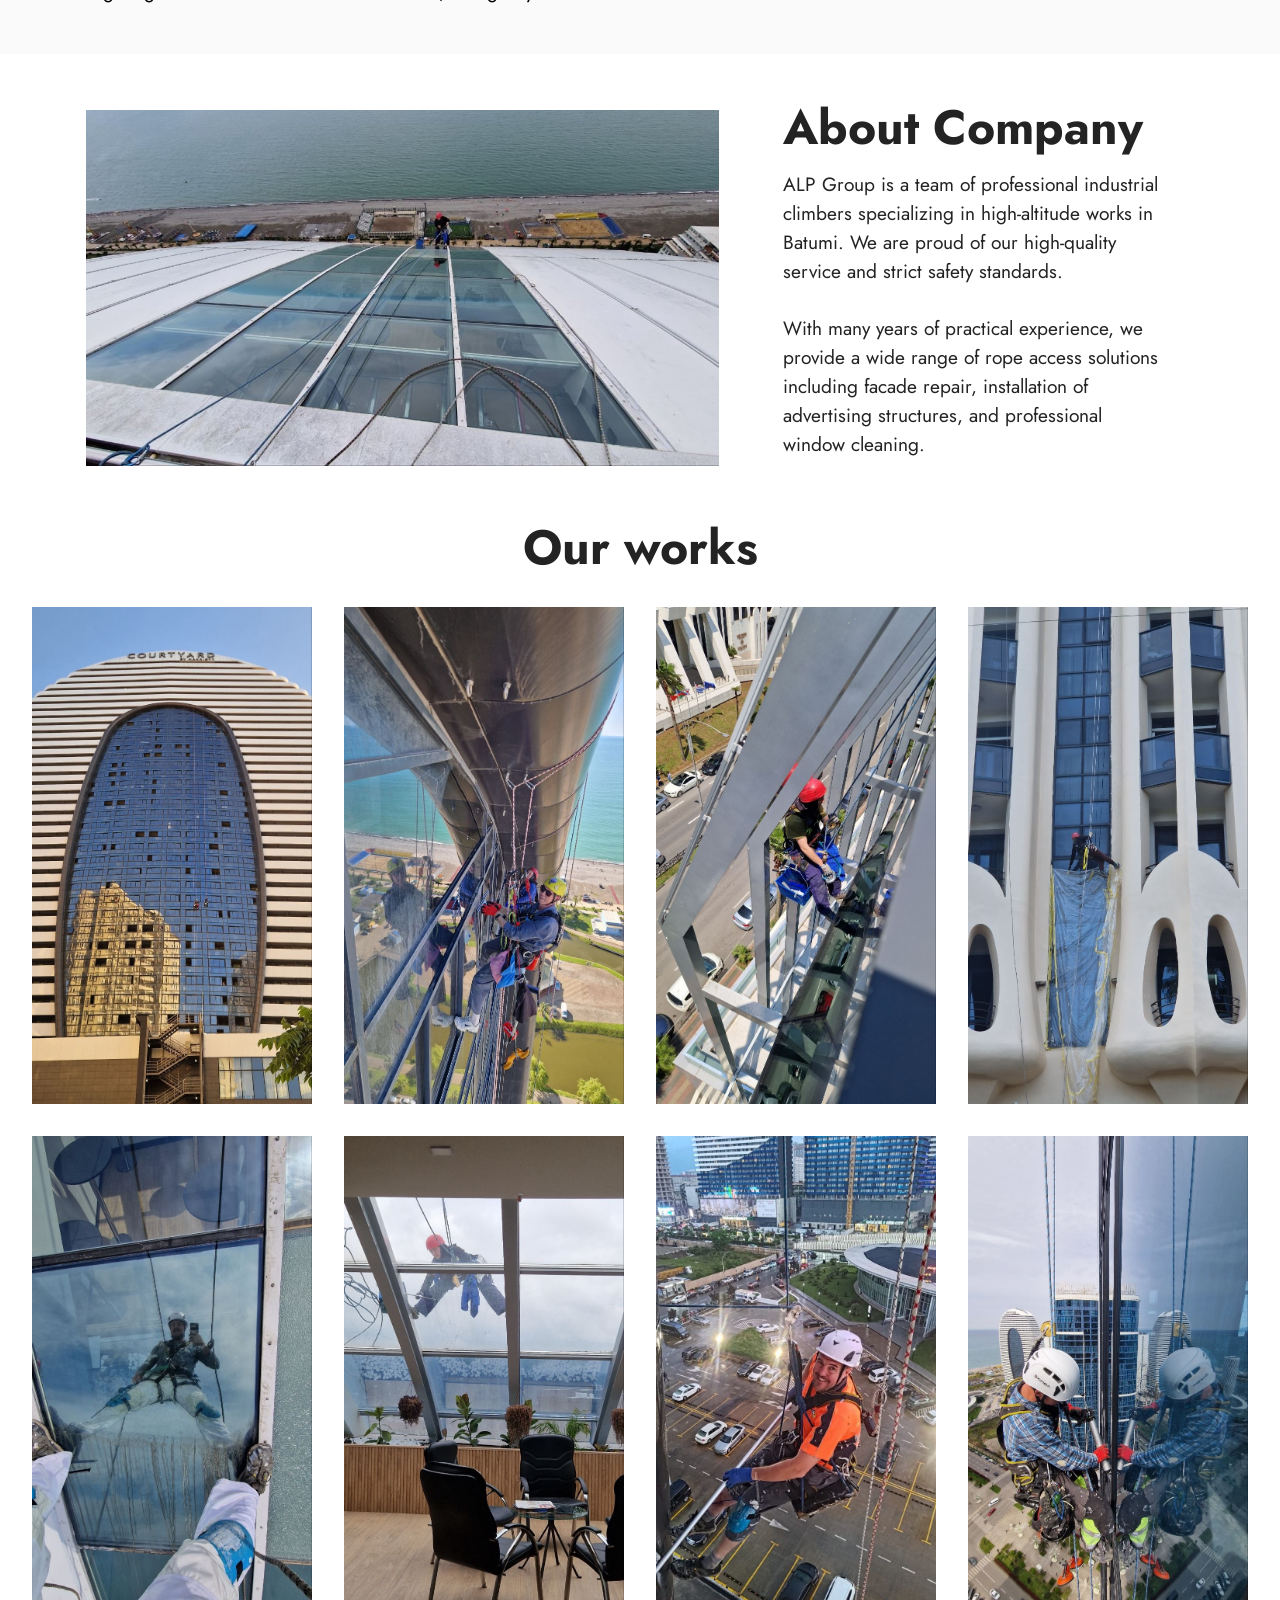
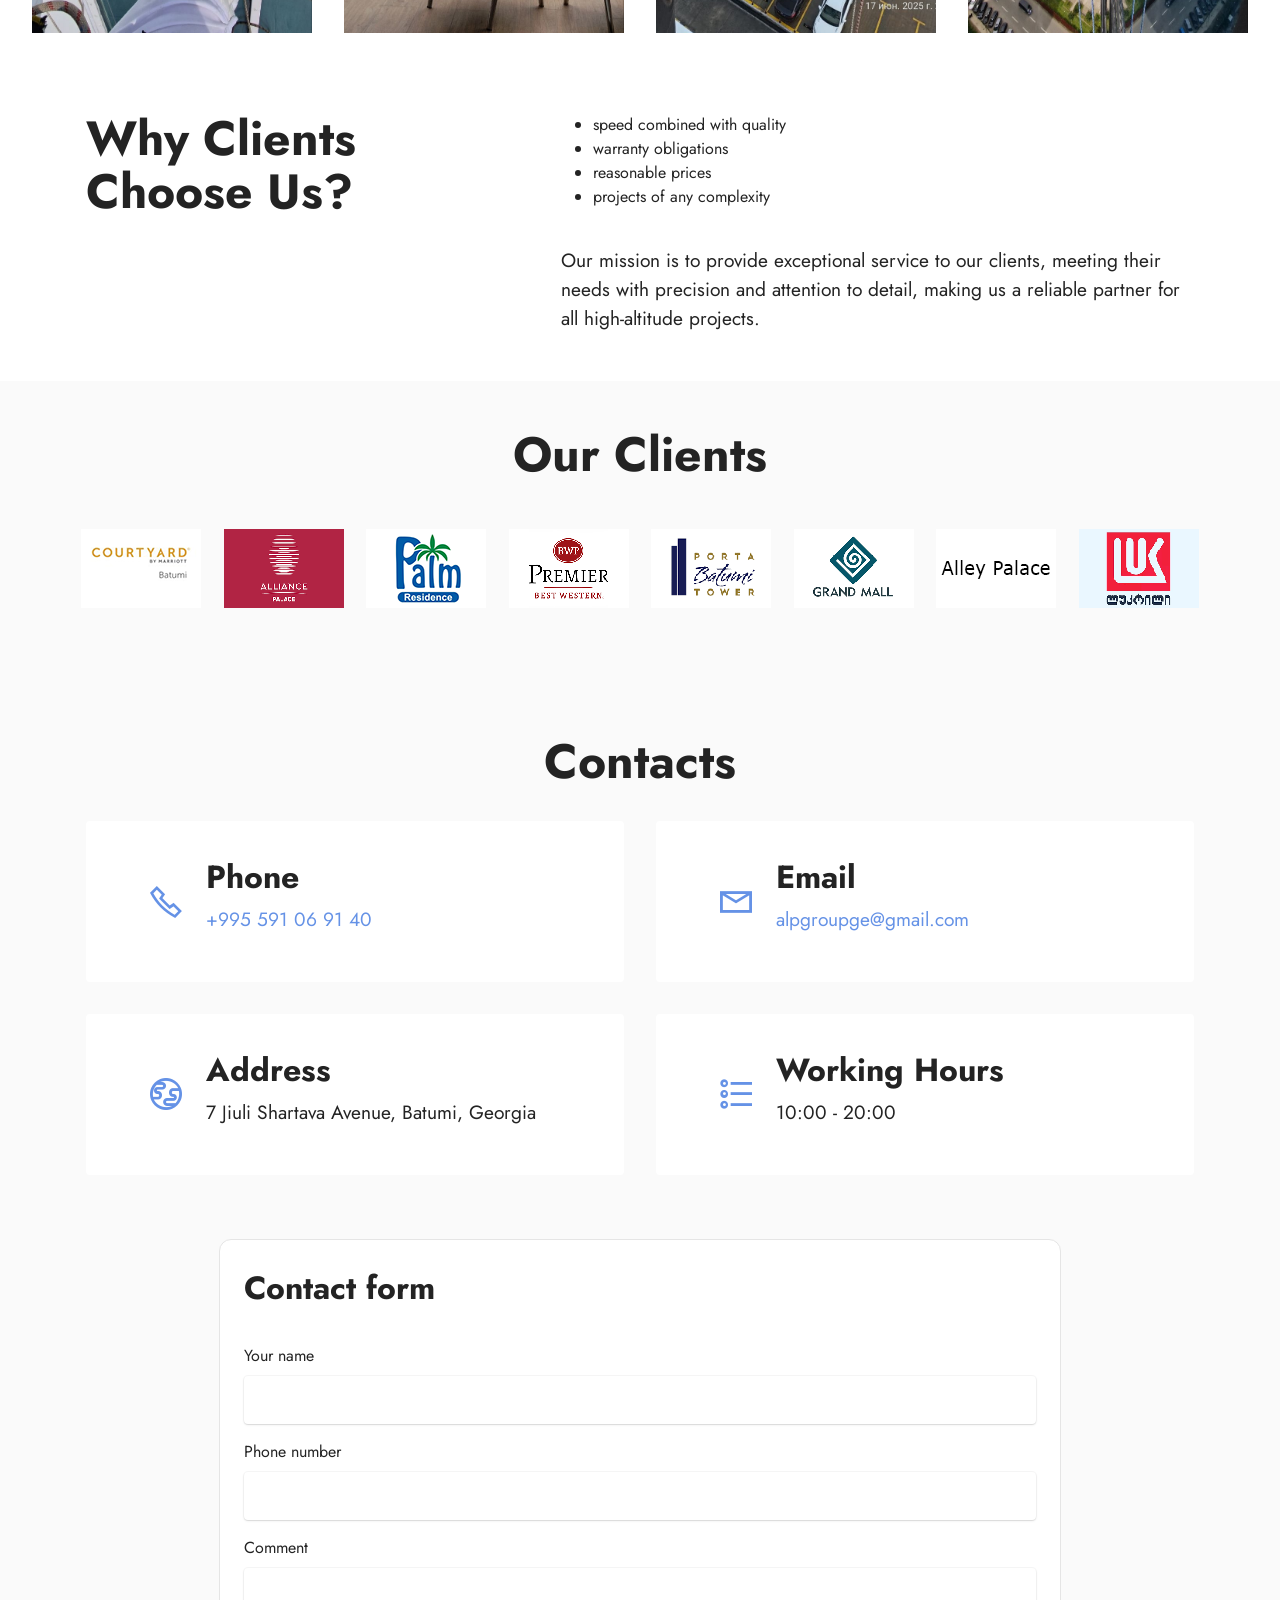
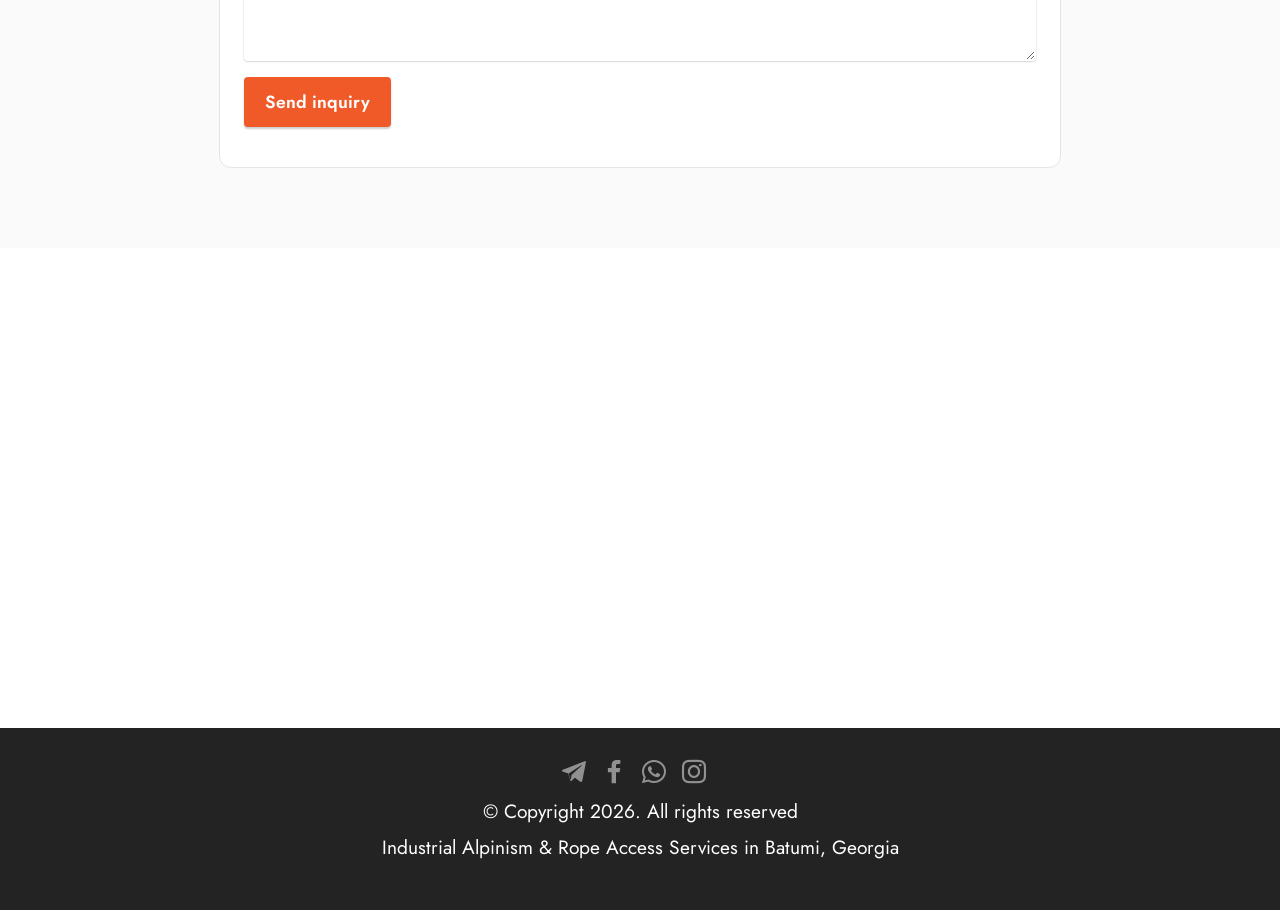
<file: en/index.html>
<!DOCTYPE html>
<html lang="en">
<head>
  <meta charset="UTF-8">
  <meta http-equiv="X-UA-Compatible" content="IE=edge">
  <meta name="generator" content="Mobirise v6.1.12, mobirise.com">
  <meta name="viewport" content="width=device-width, initial-scale=1, minimum-scale=1">
  <meta name="robots" content="index, follow">

  <link rel="shortcut icon" href="../assets/images/logo.svg" type="image/x-icon">

  <meta name="description"
  content="Industrial alpinism and rope access services in Batumi. Facade cleaning, repairs, installation works and high-rise maintenance by ALP GROUP.">
  
  <meta name="keywords"
  content="industrial alpinism Batumi, rope access Batumi, facade cleaning Batumi, industrial climbers Georgia, high altitude works, facade repair Batumi">
  
  <meta property="og:title"
  content="ALP GROUP — Industrial Alpinism in Batumi">
  
  <meta property="og:description"
  content="Industrial alpinism, facade cleaning, repairs, installation works and rope access services in Batumi.">
  
  <meta property="og:image"
  content="https://alpgroup.ge/assets/images/logo-96x96.png">
  
  <meta property="og:url"
  content="https://alpgroup.ge/en/">
  
  <meta property="og:type"
  content="website">  

  <title>ALP GROUP — Industrial Alpinism in Batumi | Rope Access Services</title>

  <link rel="canonical" href="https://alpgroup.ge/en/">

  <link rel="alternate" hreflang="ru" href="https://alpgroup.ge/">
  <link rel="alternate" hreflang="en" href="https://alpgroup.ge/en/">
  <link rel="alternate" hreflang="ka" href="https://alpgroup.ge/ka/">

  <link rel="stylesheet" href="../assets/web/assets/mobirise-icons2/mobirise2.css">
  <link rel="stylesheet" href="../assets/bootstrap/css/bootstrap.min.css">
  <link rel="stylesheet" href="../assets/parallax/jarallax.css">
  <link rel="stylesheet" href="../assets/dropdown/css/style.css">
  <link rel="stylesheet" href="../assets/socicon/css/styles.css">
  <link rel="stylesheet" href="../assets/theme/css/style.css">

  <link rel="preload" href="https://fonts.googleapis.com/css?family=Jost:100,200,300,400,500,600,700,800,900&display=swap" as="style" onload="this.onload=null;this.rel='stylesheet'">

  <link rel="stylesheet" href="../assets/mobirise/css/mbr-additional.css" type="text/css">
</head>

<body>

<section data-bs-version="5.1" class="menu menu2 cid-sFCw1qGFAI" once="menu" id="menu2-23">

    <nav class="navbar navbar-dropdown navbar-fixed-top navbar-expand-lg">
        <div class="container">

            <div class="navbar-brand">
              <span class="navbar-logo">
                    <a href="index.html#top">
                        <img src="../assets/images/logo-96x96.png" alt="ALP GROUP" style="height: 3rem;">
                    </a>
                </span>
                <span class="navbar-caption-wrap">
                    <a class="navbar-caption text-danger display-7" href="#top">
                        ALP <b class="text-black">GROUP</b>
                    </a>
                </span>
                <!-- Переключение языков только для мобильной версии -->
                <div class="lang-switcher-mobile d-lg-none">
                    <div class="dropdown">
                        <a class="nav-link link text-black text-primary dropdown-toggle display-4" data-bs-auto-close="outside"
                                data-bs-toggle="dropdown"
                                aria-expanded="false">
                            <span class="mobi-mbri mobi-mbri-globe-2 mbr-iconfont mbr-iconfont-btn"></span>EN
                        </a>
                        <ul class="dropdown-menu dropdown-menu-end">
                            <li>
                                <a class="dropdown-item" href="/">
                                    Русский (RU)
                                </a>
                            </li>
                            <li>
                                <a class="dropdown-item" href="/en/">
                                    English (EN)
                                </a>
                            </li>
                            <li>
                                <a class="dropdown-item" href="/ka/">
                                    ქართული (GE)
                                </a>
                            </li>
                        </ul>
                    </div>
                </div>
              
            </div>

            <button class="navbar-toggler" type="button" data-bs-toggle="collapse"
                    data-bs-target="#navbarSupportedContent">
                <div class="hamburger">
                    <span></span>
                    <span></span>
                    <span></span>
                    <span></span>
                </div>
            </button>

            <div class="collapse navbar-collapse" id="navbarSupportedContent">

                <ul class="navbar-nav nav-dropdown" data-app-modern-menu="true">

                    <li class="nav-item">
                        <a class="nav-link link text-black text-primary display-4"
                           href="#header14-1j">About Us</a>
                    </li>

                    <li class="nav-item">
                        <a class="nav-link link text-black text-primary display-4"
                           href="#features1-1i">Services</a>
                    </li>

                    <li class="nav-item">
                        <a class="nav-link link text-black text-primary display-4"
                           href="#gallery6-2">Projects</a>
                    </li>

                    <li class="nav-item">
                        <a class="nav-link link text-black text-primary display-4"
                           href="#clients1-1u">Clients</a>
                    </li>

                    <li class="nav-item">
                        <a class="nav-link link text-black text-primary display-4"
                           href="#contacts2-1r">Contacts</a>
                    </li>

                    <li class="nav-item dropdown">
                        <a class="nav-link link text-black text-primary dropdown-toggle display-4"
                           href=""
                           data-bs-toggle="dropdown">

                            <span class="mobi-mbri mobi-mbri-globe-2 mbr-iconfont mbr-iconfont-btn"></span>
                            EN
                        </a>

                        <div class="dropdown-menu">
                            <a class="text-black text-primary dropdown-item display-4"
                               href="/">Русский (RU)</a>

                            <a class="text-black text-primary dropdown-item display-4"
                               href="/en/">English (EN)</a>

                            <a class="text-black text-primary dropdown-item display-4"
                               href="/ka/">ქართული (GE)</a>
                        </div>
                    </li>

                </ul>

                <div class="navbar-buttons mbr-section-btn">
                    <a class="btn btn-danger display-4"
                       href="https://wa.me/995591069140"
                       target="_blank">
                        Contact Us
                    </a>
                </div>

            </div>
        </div>
    </nav>
</section>

<section data-bs-version="5.1"
         class="header1 cid-viyP54j6SH mbr-fullscreen mbr-parallax-background"
         id="header1-1">

    <div class="mbr-overlay"
         style="opacity: 0.2; background-color: rgb(0, 0, 0);"></div>

    <div class="container">
        <div class="row justify-content-center">

            <div class="col-12 col-lg-5">

                <h1 class="mbr-section-title mbr-fonts-style mb-3 display-1">
                    <strong>Industrial Alpinism</strong>
                </h1>

                <p class="mbr-text mbr-fonts-style display-7">
                    Industrial alpinism (Rope Access) in Batumi is often the only effective solution
                    for construction, repair, and building maintenance works.

                    Our projects are carried out by experienced professionals with all
                    required certifications and permits. A strong team approach allows us
                    to ensure both high work speed and top-quality results.

                    <br>

                    ALP GROUP — quality at height!
                </p>

                <div class="mbr-section-btn mt-3">
                    <a class="btn btn-danger display-4"
                       href="#header14-1j">
                        Learn More
                    </a>
                </div>

            </div>
        </div>
    </div>
</section>

<section data-bs-version="5.1" class="features1 cid-sFzyUE9AaP" id="features1-1i">

    <div class="container-fluid">

        <div class="row">
            <div class="col-12 col-lg-9">
                <h3 class="mbr-section-title mbr-fonts-style align-center mb-0 display-2">
                    <strong>Our Services</strong>
                </h3>
            </div>
        </div>

        <div class="row">

            <div class="card col-12 col-md-6 col-lg-3">
                <div class="card-wrapper">
                    <div class="card-box align-center">

                        <div class="iconfont-wrapper">
                            <span class="mbr-iconfont mobi-mbri-setting mobi-mbri"
                                  style="color: rgb(240, 90, 40); fill: rgb(240, 90, 40);"></span>
                        </div>

                        <h5 class="card-title mbr-fonts-style display-5">
                            <strong>Installation</strong>
                        </h5>

                        <p class="card-text mbr-fonts-style display-7">
                            Installation of metal structures, facade systems,
                            engineering systems, air conditioners, and more.
                        </p>

                    </div>
                </div>
            </div>

            <div class="card col-12 col-md-6 col-lg-3">
                <div class="card-wrapper">
                    <div class="card-box align-center">

                        <div class="iconfont-wrapper">
                            <span class="mbr-iconfont socicon-heroes socicon"
                                  style="color: rgb(240, 90, 40); fill: rgb(240, 90, 40);"></span>
                        </div>

                        <h5 class="card-title mbr-fonts-style display-5">
                            <strong>Cleaning</strong>
                        </h5>

                        <p class="card-text mbr-fonts-style display-7">
                            Facade and window cleaning, manual washing,
                            pressure washing, and post-construction cleaning.
                        </p>

                    </div>
                </div>
            </div>

            <div class="card col-12 col-md-6 col-lg-3">
                <div class="card-wrapper">
                    <div class="card-box align-center">

                        <div class="iconfont-wrapper">
                            <span class="mbr-iconfont socicon-moddb socicon"
                                  style="color: rgb(240, 90, 40); fill: rgb(240, 90, 40);"></span>
                        </div>

                        <h5 class="card-title mbr-fonts-style display-5">
                            <strong>Repair</strong>
                        </h5>

                        <p class="card-text mbr-fonts-style display-7">
                            Repair of building facades and structures.
                            Insulation and waterproofing works.
                        </p>

                    </div>
                </div>
            </div>

            <div class="card col-12 col-md-6 col-lg-3">
                <div class="card-wrapper">
                    <div class="card-box align-center">

                        <div class="iconfont-wrapper">
                            <span class="mbr-iconfont mobi-mbri-tablet mobi-mbri"
                                  style="color: rgb(240, 90, 40); fill: rgb(240, 90, 40);"></span>
                        </div>

                        <h5 class="card-title mbr-fonts-style display-5">
                            <strong>Glass & Facades</strong>
                        </h5>

                        <p class="card-text mbr-fonts-style display-7">
                            Repair of glass facade systems,
                            replacement of double-glazed units,
                            structural glazing.
                        </p>

                    </div>
                </div>
            </div>

        </div>

        <div class="row">

            <div class="card col-12 col-md-6 col-lg-3">
                <div class="card-wrapper">
                    <div class="card-box align-center">

                        <div class="iconfont-wrapper">
                            <span class="mbr-iconfont mobi-mbri-idea mobi-mbri"
                                  style="color: rgb(240, 90, 40); fill: rgb(240, 90, 40);"></span>
                        </div>

                        <h5 class="card-title mbr-fonts-style display-5">
                            <strong>Lighting</strong>
                        </h5>

                        <p class="card-text mbr-fonts-style display-7">
                            Electrical works and facade lighting installation.
                        </p>

                    </div>
                </div>
            </div>

            <div class="card col-12 col-md-6 col-lg-3">
                <div class="card-wrapper">
                    <div class="card-box align-center">

                        <div class="iconfont-wrapper">
                            <span class="mbr-iconfont mobi-mbri-like mobi-mbri"
                                  style="color: rgb(240, 90, 40); fill: rgb(240, 90, 40);"></span>
                        </div>

                        <h5 class="card-title mbr-fonts-style display-5">
                            <strong>Slope Stabilization</strong>
                        </h5>

                        <p class="card-text mbr-fonts-style display-7">
                            Mesh systems, anchoring, shotcrete,
                            and geosynthetics.
                        </p>

                    </div>
                </div>
            </div>

            <div class="card col-12 col-md-6 col-lg-3">
                <div class="card-wrapper">
                    <div class="card-box align-center">

                        <div class="iconfont-wrapper">
                            <span class="mbr-iconfont mobi-mbri-rocket mobi-mbri"
                                  style="color: rgb(240, 90, 40); fill: rgb(240, 90, 40);"></span>
                        </div>

                        <h5 class="card-title mbr-fonts-style display-5">
                            <strong>Attractions</strong>
                        </h5>

                        <p class="card-text mbr-fonts-style display-7">
                            Rope parks and Ferris wheels.
                        </p>

                    </div>
                </div>
            </div>

            <div class="card col-12 col-md-6 col-lg-3">
                <div class="card-wrapper">
                    <div class="card-box align-center">

                        <div class="iconfont-wrapper">
                            <span class="mbr-iconfont mobi-mbri-cloud mobi-mbri"
                                  style="color: rgb(240, 90, 40); fill: rgb(240, 90, 40);"></span>
                        </div>

                        <h5 class="card-title mbr-fonts-style display-5">
                            <strong>Tree Trimming</strong>
                        </h5>

                        <p class="card-text mbr-fonts-style display-7">
                            Tree trimming and removal
                            in hard-to-reach areas.
                        </p>

                    </div>
                </div>
            </div>

        </div>
    </div>
</section>

<section data-bs-version="5.1" class="header14 cid-sFzz5E692j" id="header14-1j">

    <div class="container">

        <div class="row justify-content-center align-items-center">

            <div class="col-12 col-md-7 image-wrapper">
                <img src="../assets/images/photo-2026-05-04-07-36-52-1036x584.jpg"
                     alt="ALP Group">
            </div>

            <div class="col-12 col-md">

                <div class="text-wrapper">

                    <h2 class="mbr-section-title mbr-fonts-style mb-3 display-2">
                        <strong>About Company</strong>
                    </h2>

                    <p class="mbr-text mbr-fonts-style display-7">

                        ALP Group is a team of professional industrial climbers
                        specializing in high-altitude works in Batumi.

                        We are proud of our high-quality service and strict safety standards.

                        <br><br>

                        With many years of practical experience,
                        we provide a wide range of rope access solutions including
                        facade repair, installation of advertising structures,
                        and professional window cleaning.

                    </p>

                </div>
            </div>
        </div>
    </div>
</section>

<section data-bs-version="5.1" class="gallery6 mbr-gallery cid-viIpz57UTN" id="gallery6-2">
    
    <div class="container-fluid">
        <div class="mbr-section-head">
            <h3 class="mbr-section-title mbr-fonts-style align-center m-0 display-2"><strong>Our works</strong></h3>
            
        </div>
        <div class="row mbr-gallery mt-4">
            <div class="col-6 col-md-6 col-lg-3 item gallery-image active">
                <div class="item-wrapper" data-toggle="modal" data-bs-toggle="modal" data-target="#viIEe0HWWq-modal" data-bs-target="#viIEe0HWWq-modal">
                    <img class="w-100" src="../assets/images/photo-2026-05-04-07-36-55-721x1280.jpg" alt="Industrial alpinism in Batumi" data-slide-to="0" data-bs-slide-to="0" data-target="#lb-viIEe0HWWq" data-bs-target="#lb-viIEe0HWWq">
                    <div class="icon-wrapper">
                        <span class="mobi-mbri mobi-mbri-search mbr-iconfont mbr-iconfont-btn"></span>
                    </div>
                </div>
                
            </div>
            <div class="col-6 col-md-6 col-lg-3 item gallery-image">
                <div class="item-wrapper" data-toggle="modal" data-bs-toggle="modal" data-target="#viIEe0HWWq-modal" data-bs-target="#viIEe0HWWq-modal">
                    <img class="w-100" src="../assets/images/photo-2026-05-04-07-36-59-721x1280.jpg" alt="Facade cleaning in Batumi" data-slide-to="1" data-bs-slide-to="1" data-target="#lb-viIEe0HWWq" data-bs-target="#lb-viIEe0HWWq">
                    <div class="icon-wrapper">
                        <span class="mobi-mbri mobi-mbri-search mbr-iconfont mbr-iconfont-btn"></span>
                    </div>
                </div>
                
            </div><div class="col-6 col-md-6 col-lg-3 item gallery-image">
                <div class="item-wrapper" data-toggle="modal" data-bs-toggle="modal" data-target="#viIEe0HWWq-modal" data-bs-target="#viIEe0HWWq-modal">
                    <img class="w-100" src="../assets/images/0photo_2026-05-05_19-24-09.jpg" alt="Industrial climber at work" data-slide-to="2" data-bs-slide-to="2" data-target="#lb-viIEe0HWWq" data-bs-target="#lb-viIEe0HWWq">
                    <div class="icon-wrapper">
                        <span class="mobi-mbri mobi-mbri-search mbr-iconfont mbr-iconfont-btn"></span>
                    </div>
                </div>
                
            </div><div class="col-6 col-md-6 col-lg-3 item gallery-image">
                <div class="item-wrapper" data-toggle="modal" data-bs-toggle="modal" data-target="#viIEe0HWWq-modal" data-bs-target="#viIEe0HWWq-modal">
                    <img class="w-100" src="../assets/images/photo-2026-05-04-07-36-51202-721x1280.jpg" alt="Rope access services Georgia" data-slide-to="3" data-bs-slide-to="3" data-target="#lb-viIEe0HWWq" data-bs-target="#lb-viIEe0HWWq">
                    <div class="icon-wrapper">
                        <span class="mobi-mbri mobi-mbri-search mbr-iconfont mbr-iconfont-btn"></span>
                    </div>
                </div>
                
            </div><div class="col-6 col-md-6 col-lg-3 item gallery-image">
                <div class="item-wrapper" data-toggle="modal" data-bs-toggle="modal" data-target="#viIEe0HWWq-modal" data-bs-target="#viIEe0HWWq-modal">
                    <img class="w-100" src="../assets/images/photo-2026-05-04-07-36-52202-721x1280.jpg" alt="High-rise maintenance Batumi" data-slide-to="4" data-bs-slide-to="4" data-target="#lb-viIEe0HWWq" data-bs-target="#lb-viIEe0HWWq">
                    <div class="icon-wrapper">
                        <span class="mobi-mbri mobi-mbri-search mbr-iconfont mbr-iconfont-btn"></span>
                    </div>
                </div>
                
            </div><div class="col-6 col-md-6 col-lg-3 item gallery-image">
                <div class="item-wrapper" data-toggle="modal" data-bs-toggle="modal" data-target="#viIEe0HWWq-modal" data-bs-target="#viIEe0HWWq-modal">
                    <img class="w-100" src="../assets/images/photo-2026-05-04-07-36-51203-721x1280.jpg" alt="Facade repair works" data-slide-to="5" data-bs-slide-to="5" data-target="#lb-viIEe0HWWq" data-bs-target="#lb-viIEe0HWWq">
                    <div class="icon-wrapper">
                        <span class="mobi-mbri mobi-mbri-search mbr-iconfont mbr-iconfont-btn"></span>
                    </div>
                </div>
                
            </div><div class="col-6 col-md-6 col-lg-3 item gallery-image">
                <div class="item-wrapper" data-toggle="modal" data-bs-toggle="modal" data-target="#viIEe0HWWq-modal" data-bs-target="#viIEe0HWWq-modal">
                    <img class="w-100" src="../assets/images/photo-2026-05-04-07-55-23-960x1280.jpg" alt="Industrial alpinism in Batumi" data-slide-to="6" data-bs-slide-to="6" data-target="#lb-viIEe0HWWq" data-bs-target="#lb-viIEe0HWWq">
                    <div class="icon-wrapper">
                        <span class="mobi-mbri mobi-mbri-search mbr-iconfont mbr-iconfont-btn"></span>
                    </div>
                </div>
                
            </div><div class="col-6 col-md-6 col-lg-3 item gallery-image">
                <div class="item-wrapper" data-toggle="modal" data-bs-toggle="modal" data-target="#viIEe0HWWq-modal" data-bs-target="#viIEe0HWWq-modal">
                    <img class="w-100" src="../assets/images/2photo_2026-05-08_08-26-11.jpg" alt="" data-slide-to="7" data-bs-slide-to="7" data-target="#lb-viIEe0HWWq" data-bs-target="#lb-viIEe0HWWq">
                    <div class="icon-wrapper">
                        <span class="mobi-mbri mobi-mbri-search mbr-iconfont mbr-iconfont-btn"></span>
                    </div>
                </div>
                
            </div>
            
            
        </div>

        <div class="modal mbr-slider" tabindex="-1" role="dialog" aria-hidden="true" id="viIEe0HWWq-modal">
            <div class="modal-dialog" role="document">
                <div class="modal-content">
                    <div class="modal-body">
                        <div class="carousel slide" id="lb-viIEe0HWWq" data-interval="5000" data-bs-interval="5000">
                            <div class="carousel-inner">
                                <div class="carousel-item active">
                                    <img class="d-block w-100" src="../assets/images/photo-2026-05-04-07-36-55-721x1280.jpg" alt="">
                                </div>
                                <div class="carousel-item">
                                    <img class="d-block w-100" src="../assets/images/photo-2026-05-04-07-36-59-721x1280.jpg" alt="">
                                </div><div class="carousel-item">
                                    <img class="d-block w-100" src="../assets/images/0photo_2026-05-05_19-24-09.jpg" alt="">
                                </div><div class="carousel-item">
                                    <img class="d-block w-100" src="../assets/images/photo-2026-05-04-07-36-51202-721x1280.jpg" alt="">
                                </div><div class="carousel-item">
                                    <img class="d-block w-100" src="../assets/images/photo-2026-05-04-07-36-52202-721x1280.jpg" alt="">
                                </div><div class="carousel-item">
                                    <img class="d-block w-100" src="../assets/images/photo-2026-05-04-07-36-51203-721x1280.jpg" alt="">
                                </div><div class="carousel-item">
                                    <img class="d-block w-100" src="../assets/images/photo-2026-05-04-07-55-23-960x1280.jpg" alt="">
                                </div><div class="carousel-item">
                                    <img class="d-block w-100" src="../assets/images/2photo_2026-05-08_08-26-11.jpg" alt="">
                                </div>
                                
                                
                            </div>
                            <ol class="carousel-indicators">
                                <li data-slide-to="0" data-bs-slide-to="0" class="active" data-target="#lb-viIEe0HWWq" data-bs-target="#lb-viIEe0HWWq"></li><li data-slide-to="1" data-bs-slide-to="1" class="" data-target="#lb-viIEe0HWWq" data-bs-target="#lb-viIEe0HWWq"></li><li data-slide-to="2" data-bs-slide-to="2" class="" data-target="#lb-viIEe0HWWq" data-bs-target="#lb-viIEe0HWWq"></li><li data-slide-to="3" data-bs-slide-to="3" class="" data-target="#lb-viIEe0HWWq" data-bs-target="#lb-viIEe0HWWq"></li><li data-slide-to="4" data-bs-slide-to="4" class="" data-target="#lb-viIEe0HWWq" data-bs-target="#lb-viIEe0HWWq"></li><li data-slide-to="5" data-bs-slide-to="5" class="" data-target="#lb-viIEe0HWWq" data-bs-target="#lb-viIEe0HWWq"></li><li data-slide-to="6" data-bs-slide-to="6" class="" data-target="#lb-viIEe0HWWq" data-bs-target="#lb-viIEe0HWWq"></li><li data-slide-to="7" data-bs-slide-to="7" class="" data-target="#lb-viIEe0HWWq" data-bs-target="#lb-viIEe0HWWq"></li>
                                
                                
                                
                            </ol>
                            <a role="button" href="" class="close" data-dismiss="modal" data-bs-dismiss="modal" aria-label="Close">
                            </a>
                            <a class="carousel-control-prev carousel-control" role="button" data-slide="prev" data-bs-slide="prev" href="#lb-viIEe0HWWq">
                                <span class="mobi-mbri mobi-mbri-arrow-prev" aria-hidden="true"></span>
                                <span class="sr-only visually-hidden">Previous</span>
                            </a>
                            <a class="carousel-control-next carousel-control" role="button" data-slide="next" data-bs-slide="next" href="#lb-viIEe0HWWq">
                                <span class="mobi-mbri mobi-mbri-arrow-next" aria-hidden="true"></span>
                                <span class="sr-only visually-hidden">Next</span>
                            </a>
                        </div>
                    </div>
                </div>
            </div>
        </div>
    </div>
</section>  

<section data-bs-version="5.1" class="content10 cid-sFAZRnJnnI" id="content10-22">
    
    <div class="container">
        <div class="row justify-content-center">

            <div class="col-12 col-md">

                <h6 class="mbr-section-subtitle mbr-fonts-style mb-4 display-2">
                    <strong>Why Clients Choose Us?</strong>
                </h6>

            </div>

            <div class="col-md-12 col-lg-7">

                <ul>
                    <li>speed combined with quality</li>
                    <li>warranty obligations</li>
                    <li>reasonable prices</li>
                    <li>projects of any complexity</li>
                </ul>

                <p class="mbr-text mbr-fonts-style display-7">

                    Our mission is to provide exceptional service to our clients,
                    meeting their needs with precision and attention to detail,
                    making us a reliable partner for all high-altitude projects.

                </p>

            </div>
        </div>
    </div>
</section>
  

<section data-bs-version="5.1" class="clients1 cid-sFAw7z51L3" id="clients1-1u">
    
    <div class="images-container container">
        <div class="mbr-section-head">
            <h3 class="mbr-section-title mbr-fonts-style align-center mb-0 display-2">
                <strong>Our Clients</strong></h3>
            
            
        </div>
        <div class="row justify-content-center mt-4">
            <div class="col-md-3 card">
                <img src="../assets/images/1-courtyard.png" alt="">
            </div>
            <div class="col-md-3 card">
                <img src="../assets/images/2-palace.png" alt="">
            </div>
            <div class="col-md-3 card">
                <img src="../assets/images/3-palm.png" alt="">
            </div>
            <div class="col-md-3 card">
                <img src="../assets/images/4-premier.png" alt="">
            </div>
            <div class="col-md-3 card">
                <img src="../assets/images/5-porta.png" alt="">
            </div>
            <div class="col-md-3 card">
                <img src="../assets/images/6-grandmall.png" alt="">
            </div>
            <div class="col-md-3 card">
                <img src="../assets/images/7-alley.png" alt="">
            </div>
            <div class="col-md-3 card">
                <img src="../assets/images/8-luk.png" alt="">
            </div>                       
        </div>
    </div>
</section>

<section data-bs-version="5.1" class="contacts2 cid-sFzIA7KGYz" id="contacts2-1r">


    <div class="container">
        <div class="mbr-section-head">
            <h3 class="mbr-section-title mbr-fonts-style align-center mb-0 display-2">
                <strong>Contacts</strong></h3>
            
        </div>
        <div class="row justify-content-center mt-4">
            <div class="card col-12 col-md-6">
                <div class="card-wrapper">
                    <div class="image-wrapper">
                        <span class="mbr-iconfont mobi-mbri-phone mobi-mbri"></span>
                    </div>
                    <div class="text-wrapper">
                        <h6 class="card-title mbr-fonts-style mb-1 display-5">
                            <strong>Phone</strong></h6>
                        <p class="mbr-text mbr-fonts-style display-7"><a href="tel:+995591069140" class="text-primary">+995 591 06 91 40</a></p>
                    </div>
                </div>
            </div>
            <div class="card col-12 col-md-6">
                <div class="card-wrapper">
                    <div class="image-wrapper">
                        <span class="mbr-iconfont mobi-mbri-letter mobi-mbri"></span>
                    </div>
                    <div class="text-wrapper">
                        <h6 class="card-title mbr-fonts-style mb-1 display-5">
                            <strong>Email</strong>
                        </h6>
                        <p class="mbr-text mbr-fonts-style display-7"><a href="mailto:alpgroupge@gmail.com" class="text-primary">alpgroupge@gmail.com</a></p>
                    </div>
                </div>
            </div>
            <div class="card col-12 col-md-6">
                <div class="card-wrapper">
                    <div class="image-wrapper">
                        <span class="mbr-iconfont mobi-mbri-globe mobi-mbri"></span>
                    </div>
                    <div class="text-wrapper">
                        <h6 class="card-title mbr-fonts-style mb-1 display-5">
                            <strong>Address</strong></h6>
                        <p class="mbr-text mbr-fonts-style display-7">
                            7 Jiuli Shartava Avenue, Batumi, Georgia
                        </p>
                    </div>
                </div>
            </div>
            <div class="card col-12 col-md-6">
                <div class="card-wrapper">
                    <div class="image-wrapper">
                        <span class="mbr-iconfont mobi-mbri-bulleted-list mobi-mbri"></span>
                    </div>
                    <div class="text-wrapper">
                        <h6 class="card-title mbr-fonts-style mb-1 display-5">
                            <strong>Working Hours</strong></h6>
                        <p class="mbr-text mbr-fonts-style display-7">10:00 - 20:00
                        </p>
                    </div>
                </div>
            </div>
        </div>
    </div>

        <div class="row justify-content-center mt-4">
            <div class="col-12 col-lg-8">
                <div class="card-wrapper p-4" style="border:1px solid #e5e5e5;border-radius:12px;display: block;">
                    <h4 class="mbr-section-title mbr-fonts-style mb-4 display-5"><strong>Contact form</strong></h4>
                    <form id="alpLeadForm" action="https://script.google.com/macros/s/AKfycbzzYn8W--Gq8XHBU34qkqpwXkC-wiMjjOiOrjeypg4MAja6Gremxxmn7NlRG1Mq5dif/exec" method="post" target="alpLeadFrame">
                        <div class="mb-3"><label class="form-label" for="alpLeadName">Your name</label><input class="form-control" id="alpLeadName" name="name" type="text" maxlength="200" autocomplete="name" required></div>
                        <div class="mb-3"><label class="form-label" for="alpLeadPhone">Phone number</label><input class="form-control" id="alpLeadPhone" name="phone" type="tel" maxlength="50" autocomplete="tel" required></div>
                        <div class="mb-3"><label class="form-label" for="alpLeadComment">Comment</label><textarea class="form-control" id="alpLeadComment" name="comment" rows="3" maxlength="2000"></textarea></div>
                        <div aria-hidden="true" style="position:absolute;left:-5000px;width:1px;height:1px;overflow:hidden;"><label for="alpLeadWebsite">Leave this field empty</label><input id="alpLeadWebsite" name="website" type="text" tabindex="-1" autocomplete="off"></div>
                        <input type="hidden" name="page_url"><input type="hidden" name="utm_source"><input type="hidden" name="utm_medium"><input type="hidden" name="utm_campaign"><input type="hidden" name="utm_content"><input type="hidden" name="utm_term"><input type="hidden" name="referrer"><input type="hidden" name="yclid"><input type="hidden" name="gclid"><input type="hidden" name="language" value="EN">
                        <button class="btn btn-danger display-4" id="alpLeadSubmit" type="submit">Send inquiry</button>
                        <p id="alpLeadStatus" class="mbr-text mbr-fonts-style mt-3" role="status" aria-live="polite"></p>
                        <a id="alpLeadWhatsApp" class="btn btn-success display-4 mt-2" href="#" target="_blank" rel="noopener" hidden>Continue to WhatsApp</a>
                    </form>
                    <iframe name="alpLeadFrame" id="alpLeadFrame" title="Form submission" style="display:none;width:0;height:0;border:0;"></iframe>
                </div>
            </div>
        </div>

</section>

<section data-bs-version="5.1" class="map2 cid-sFAxp7Y5iM" id="map2-1y">
    
    
    <div>
        
        <div class="google-map">
          <iframe frameborder="0" style="border:0" src="https://www.google.com/maps/embed?pb=!1m18!1m12!1m3!1d1253.7044256452923!2d41.61536648613288!3d41.637839461443384!2m3!1f0!2f0!3f0!3m2!1i1024!2i768!4f13.1!3m3!1m2!1s0x4067874395461445%3A0xb702606dbdab72b7!2sAlpGroup!5e0!3m2!1sru!2sru!4v1795414822881!5m2!1sru!2sru" allowfullscreen=""></iframe>
        </div>
    </div>
</section>  

<section data-bs-version="5.1" class="footer3 cid-sFCygHrmNf" once="footers" id="footer3-24">

    <div class="container">
        <div class="row align-center mbr-white">
            
            <div class="row social-row">
                <div class="social-list align-right pb-2">

                    
                <div class="soc-item">
                        <a href="https://t.me/aleksaidarov" target="_blank">
                            <span class="mbr-iconfont mbr-iconfont-social socicon-telegram socicon"></span>
                        </a>
                    </div><div class="soc-item">
                        <a href="https://www.facebook.com/" target="_blank">
                            <span class="mbr-iconfont mbr-iconfont-social socicon-facebook socicon"></span>
                        </a>
                    </div><div class="soc-item">
                        
                            <a href="https://wa.me/995591069140" target="_blank"><span class="mbr-iconfont mbr-iconfont-social socicon-whatsapp socicon"></span></a>
                        
                    </div><div class="soc-item">
                        <a href="https://www.instagram.com/alpgroup.ge" target="_blank">
                            <span class="mbr-iconfont mbr-iconfont-social socicon-instagram socicon"></span>
                        </a>
                    </div></div>
            </div>
            <div class="row row-copirayt">
                <p class="mbr-text mb-0 mbr-fonts-style mbr-white align-center display-7">
                    © Copyright 2026. All rights reserved</p>
              <p class="mbr-text mt-2 mbr-fonts-style mbr-white align-center display-7">Industrial Alpinism & Rope Access Services in Batumi, Georgia</p>
            </div>
        </div>
    </div>
</section><section class="display-7" style="padding: 0;align-items: center;justify-content: center;flex-wrap: wrap;    align-content: center;display: none;position: relative;height: 4rem;"><a href="https://mobiri.se/14455" style="flex: 1 1;height: 4rem;position: absolute;width: 100%;z-index: 1;"><img alt="" style="height: 4rem;" src="[data-uri]"></a><p style="margin: 0;text-align: center;" class="display-7">&#8204;</p><a style="z-index:1" href="https://mobirise.com/html-builder.html">HTML Website Creator</a></section><script src="../assets/bootstrap/js/bootstrap.bundle.min.js"></script>  <script src="../assets/parallax/jarallax.js"></script>  <script src="../assets/smoothscroll/smooth-scroll.js"></script>  <script src="../assets/ytplayer/index.js"></script>  <script src="../assets/dropdown/js/navbar-dropdown.js"></script>  <script src="../assets/theme/js/script.js"></script>  


<script>
(function () {
  const form = document.getElementById('alpLeadForm');
  const frame = document.getElementById('alpLeadFrame');
  if (!form || !frame) return;
  const language = 'EN';
  const texts = {"title": "Send an inquiry", "name": "Your name", "phone": "Phone number", "comment": "Comment", "submit": "Send inquiry", "sending": "Sending your inquiry…", "saved": "Your inquiry has been submitted for processing. To contact us on WhatsApp as well, use the button below.", "wa": "Continue to WhatsApp", "wa_title": "New inquiry from ALP GROUP website", "name_label": "Name", "phone_label": "Phone", "comment_label": "Comment", "source_label": "Source", "campaign_label": "Campaign", "page_label": "Page"};
  const storageKey = 'alpgroup_first_touch_v1';
  const params = new URLSearchParams(window.location.search);
  const keys = ['utm_source','utm_medium','utm_campaign','utm_content','utm_term','yclid','gclid'];
  const currentTouch = {};
  keys.forEach(key => currentTouch[key] = params.get(key) || '');
  const hasCampaignParams = keys.some(key => Boolean(currentTouch[key]));
  let firstTouch = null;
  try { firstTouch = JSON.parse(localStorage.getItem(storageKey) || 'null'); } catch (e) {}
  const expired = !firstTouch || !firstTouch.savedAt || Date.now() - firstTouch.savedAt > 90*24*60*60*1000;
  if (hasCampaignParams && expired) {
    firstTouch = Object.assign({}, currentTouch, {savedAt:Date.now()});
    try { localStorage.setItem(storageKey, JSON.stringify(firstTouch)); } catch (e) {}
  }
  if (!firstTouch) firstTouch = Object.assign({}, currentTouch);
  function setField(name,value) { const field=form.elements.namedItem(name); if(field) field.value=value||''; }
  let submitted=false, startedAt=0;
  frame.addEventListener('load', function () {
    if (!submitted || Date.now()-startedAt<500) return;
    submitted=false;
    document.getElementById('alpLeadSubmit').disabled=false;
    document.getElementById('alpLeadStatus').textContent=texts.saved;
    const name=form.elements.namedItem('name').value.trim();
    const phone=form.elements.namedItem('phone').value.trim();
    const comment=form.elements.namedItem('comment').value.trim();
    const message=[texts.wa_title,texts.name_label+': '+name,texts.phone_label+': '+phone,comment?texts.comment_label+': '+comment:'',firstTouch.utm_source?texts.source_label+': '+firstTouch.utm_source:'',firstTouch.utm_campaign?texts.campaign_label+': '+firstTouch.utm_campaign:'',texts.page_label+': '+window.location.href].filter(Boolean).join('\n');
    const wa=document.getElementById('alpLeadWhatsApp');
    wa.href='https://wa.me/995591069140?text='+encodeURIComponent(message);
    wa.hidden=false;
    form.reset();
  });
  form.addEventListener('submit', function (event) {
    if (!form.reportValidity()) { event.preventDefault(); return; }
    if (form.elements.namedItem('website').value) { event.preventDefault(); return; }
    setField('page_url',window.location.href); setField('referrer',document.referrer);
    keys.forEach(key=>setField(key,firstTouch[key]||'')); setField('language',language);
    submitted=true; startedAt=Date.now();
    document.getElementById('alpLeadSubmit').disabled=true;
    document.getElementById('alpLeadStatus').textContent=texts.sending;
    document.getElementById('alpLeadWhatsApp').hidden=true;
  });
})();
</script>

</body>
</html>
</file>
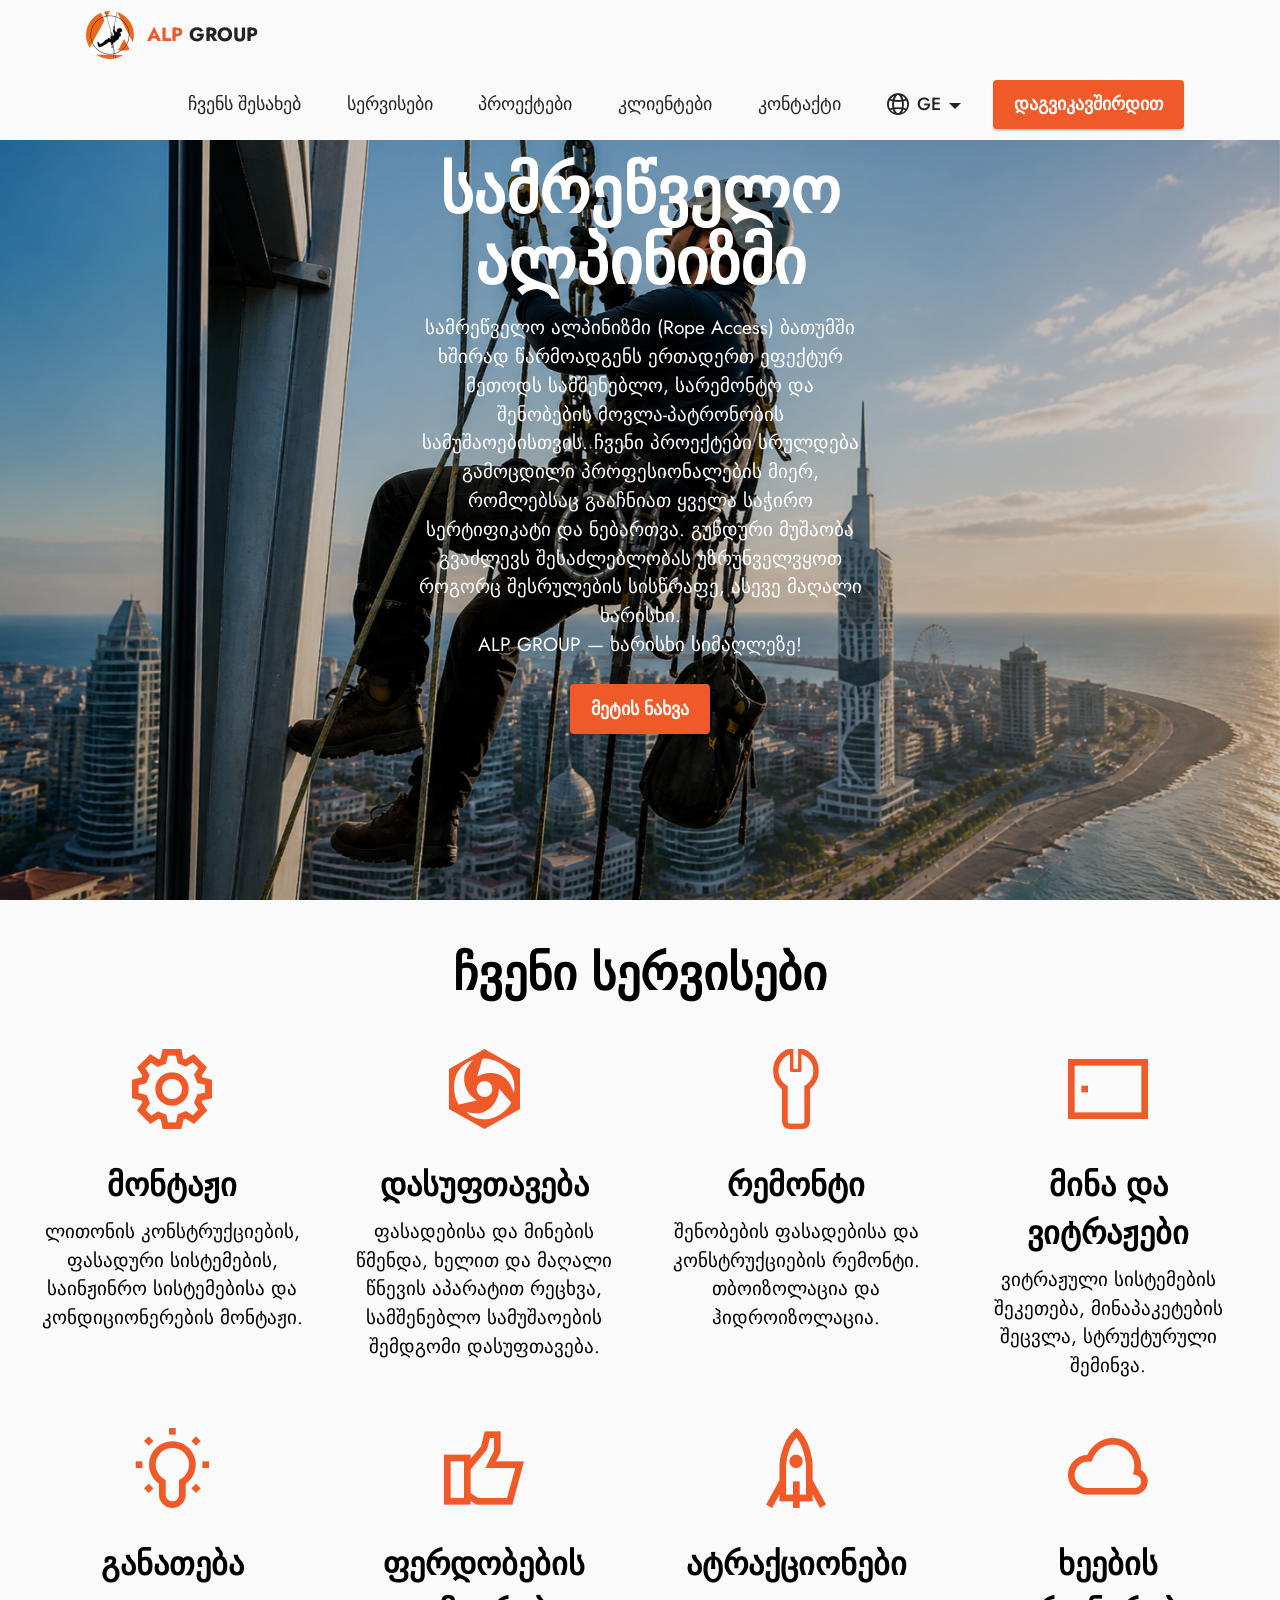
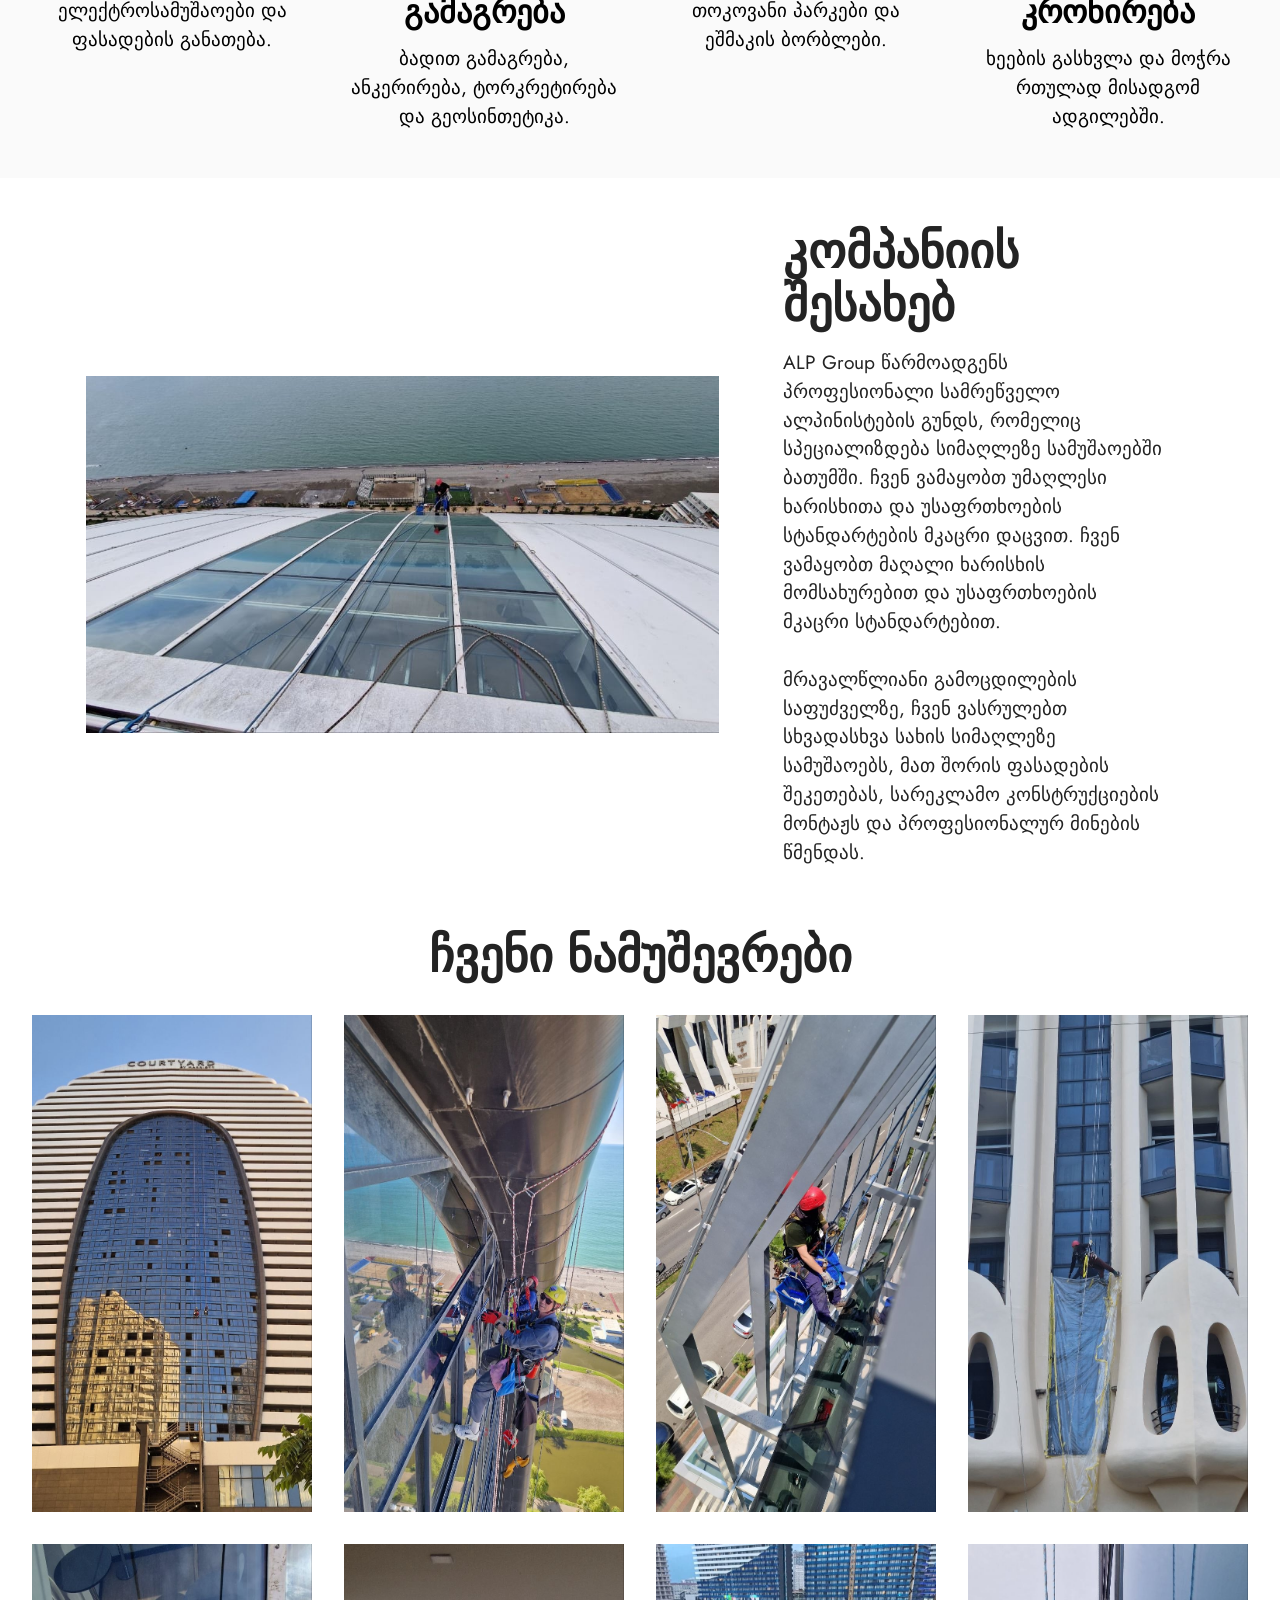
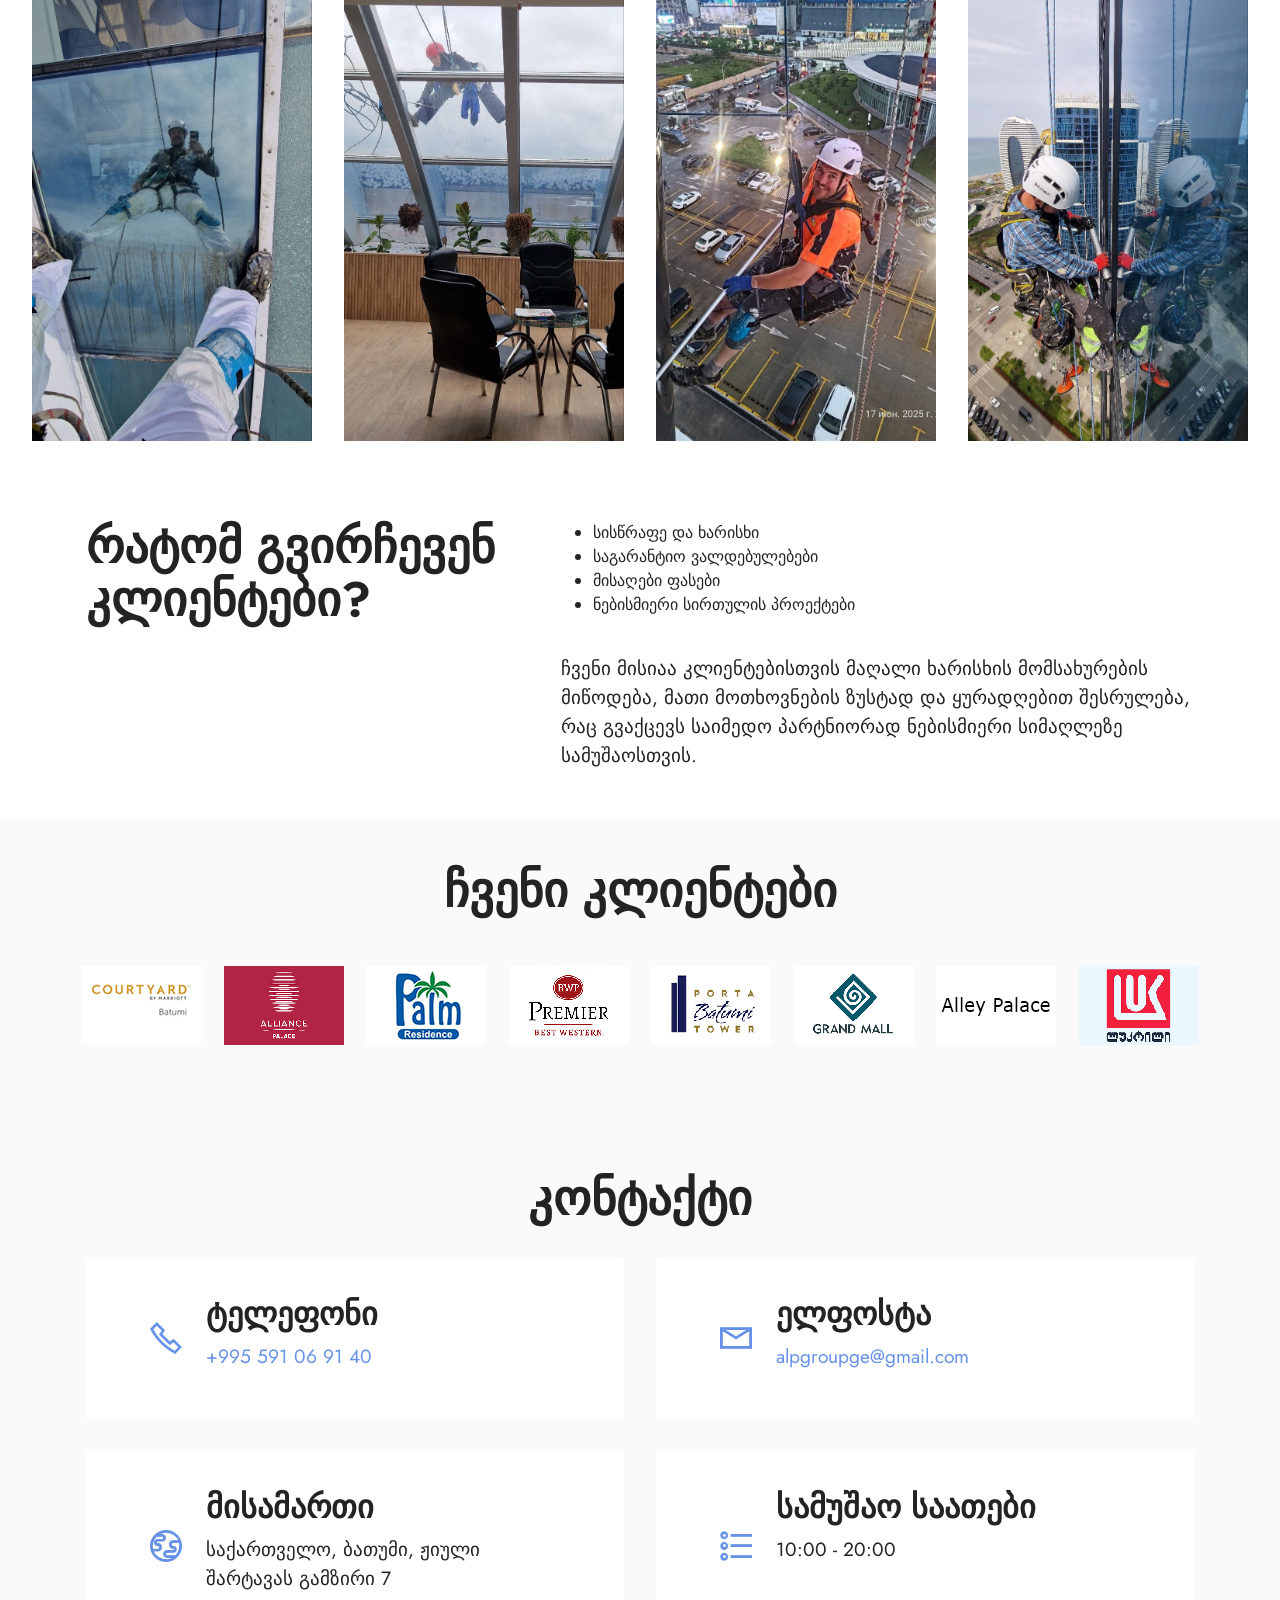
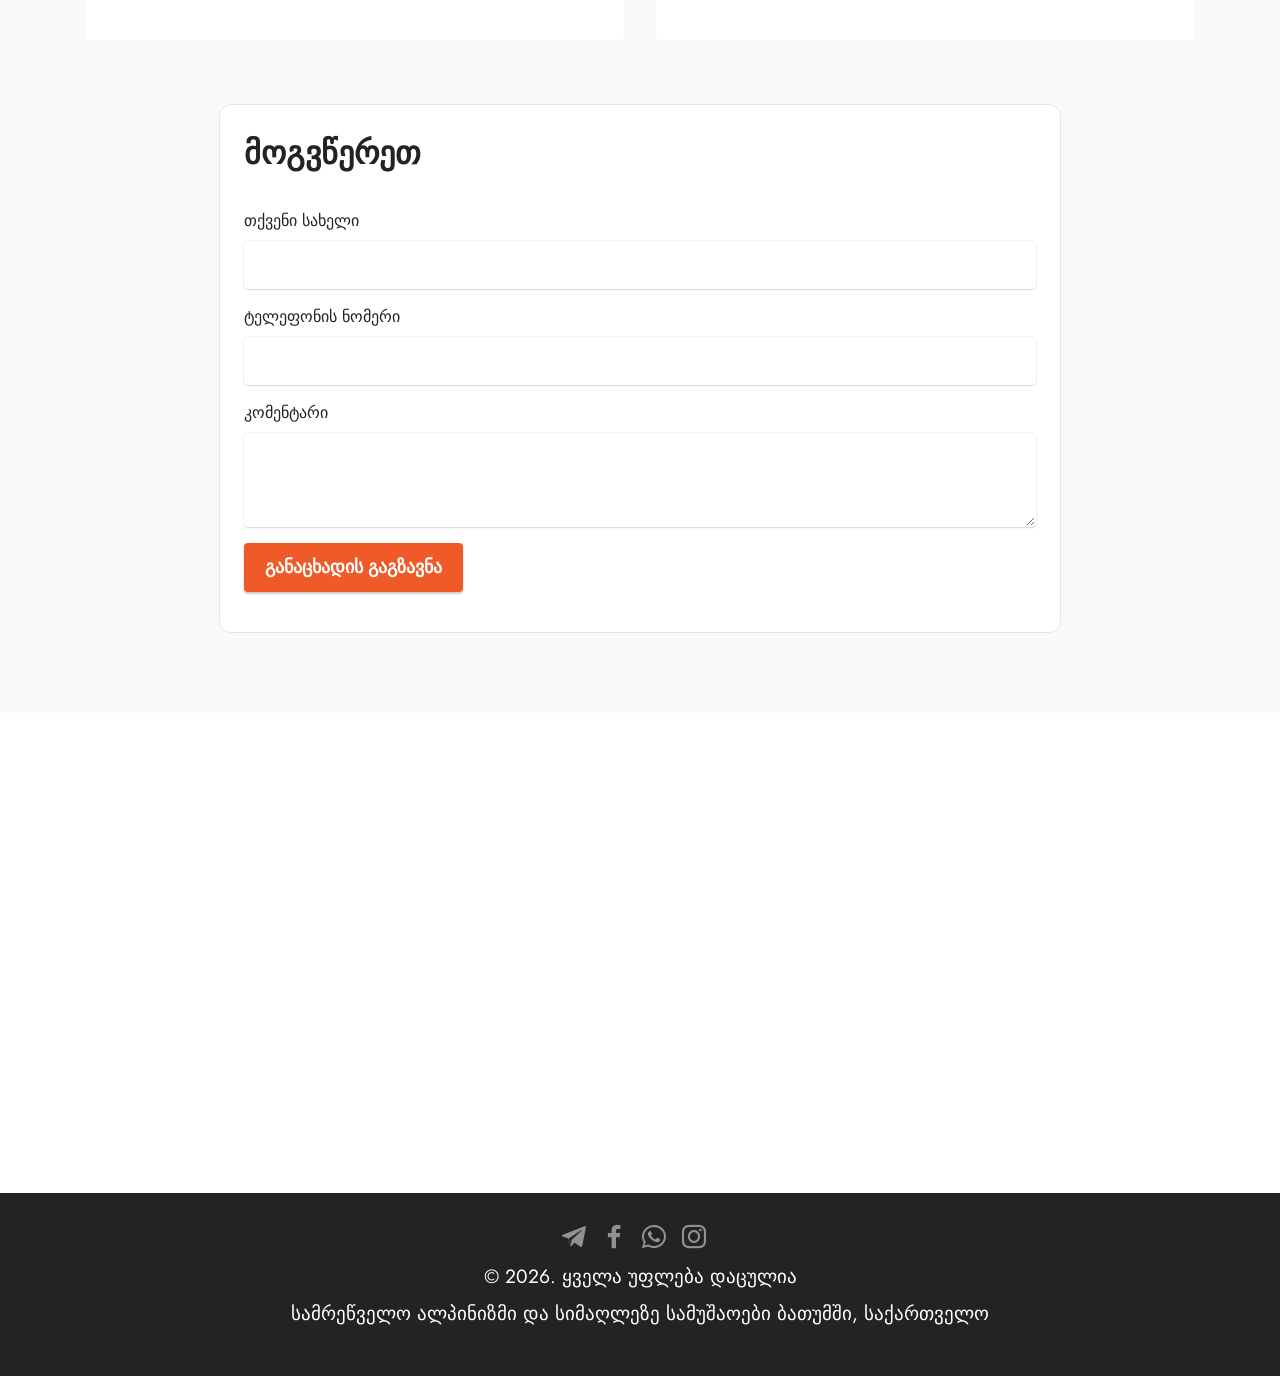
<file: ka/index.html>
<!DOCTYPE html>
<html lang="ka">
<head>
  <meta charset="UTF-8">
  <meta http-equiv="X-UA-Compatible" content="IE=edge">
  <meta name="generator" content="Mobirise v6.1.12, mobirise.com">
  <meta name="viewport" content="width=device-width, initial-scale=1, minimum-scale=1">
  <meta name="robots" content="index, follow">

  <link rel="shortcut icon" href="../assets/images/logo.svg" type="image/x-icon">

<meta name="description"
content="სამრეწველო ალპინიზმი და სიმაღლეზე სამუშაოები ბათუმში. ფასადების წმენდა, მონტაჟი, რემონტი და მაღალი შენობების მომსახურება ALP GROUP-ისგან.">

<meta name="keywords"
content="სამრეწველო ალპინიზმი ბათუმი, სიმაღლეზე სამუშაოები ბათუმი, ფასადის წმენდა ბათუმი, სამრეწველო ალპინისტები საქართველო, rope access ბათუმი, ფასადის რემონტი ბათუმი">

<meta property="og:title"
content="ALP GROUP — სამრეწველო ალპინიზმი ბათუმში">

<meta property="og:description"
content="სიმაღლეზე სამუშაოები, ფასადების წმენდა, რემონტი, მონტაჟი და rope access მომსახურება ბათუმში.">

<meta property="og:image"
content="https://alpgroup.ge/assets/images/logo-96x96.png">

<meta property="og:url"
content="https://alpgroup.ge/ka/">

<meta property="og:type"
content="website">

  <title>ALP GROUP - სამრეწველო ალპინიზმი ბათუმში | სიმაღლეზე სამუშაოები</title>

<link rel="canonical" href="https://alpgroup.ge/ka/">

<link rel="alternate" hreflang="ru" href="https://alpgroup.ge/">
<link rel="alternate" hreflang="en" href="https://alpgroup.ge/en/">
<link rel="alternate" hreflang="ka" href="https://alpgroup.ge/ka/">

  <link rel="stylesheet" href="../assets/web/assets/mobirise-icons2/mobirise2.css">
  <link rel="stylesheet" href="../assets/bootstrap/css/bootstrap.min.css">
  <link rel="stylesheet" href="../assets/parallax/jarallax.css">
  <link rel="stylesheet" href="../assets/dropdown/css/style.css">
  <link rel="stylesheet" href="../assets/socicon/css/styles.css">
  <link rel="stylesheet" href="../assets/theme/css/style.css">

  <link rel="preload" href="https://fonts.googleapis.com/css?family=Jost:100,200,300,400,500,600,700,800,900&display=swap" as="style" onload="this.onload=null;this.rel='stylesheet'">

  <link rel="stylesheet" href="../assets/mobirise/css/mbr-additional.css" type="text/css">
</head>

<body>

<section data-bs-version="5.1" class="menu menu2 cid-sFCw1qGFAI" once="menu" id="menu2-23">

    <nav class="navbar navbar-dropdown navbar-fixed-top navbar-expand-lg">
        <div class="container">

            <div class="navbar-brand">
				<span class="navbar-logo">
                    <a href="index.html#top">
                        <img src="../assets/images/logo-96x96.png" alt="ALP GROUP" style="height: 3rem;">
                    </a>
                </span>
                <span class="navbar-caption-wrap">
                    <a class="navbar-caption text-danger display-7" href="#top">
                        ALP <b class="text-black">GROUP</b>
                    </a>
                </span>
                <!-- Переключение языков только для мобильной версии -->
                <div class="lang-switcher-mobile d-lg-none">
                    <div class="dropdown">
                        <a class="nav-link link text-black text-primary dropdown-toggle display-4" data-bs-auto-close="outside"
                                data-bs-toggle="dropdown"
                                aria-expanded="false">
                            <span class="mobi-mbri mobi-mbri-globe-2 mbr-iconfont mbr-iconfont-btn"></span>GE
                        </a>
                        <ul class="dropdown-menu dropdown-menu-end">
                            <li>
                                <a class="dropdown-item" href="/">
                                    Русский (RU)
                                </a>
                            </li>
                            <li>
                                <a class="dropdown-item" href="/en/">
                                    English (EN)
                                </a>
                            </li>
                            <li>
                                <a class="dropdown-item" href="/ka/">
                                    ქართული (GE)
                                </a>
                            </li>
                        </ul>
                    </div>
                </div>
				
            </div>

            <button class="navbar-toggler" type="button" data-bs-toggle="collapse"
                    data-bs-target="#navbarSupportedContent">
                <div class="hamburger">
                    <span></span>
                    <span></span>
                    <span></span>
                    <span></span>
                </div>
            </button>

            <div class="collapse navbar-collapse" id="navbarSupportedContent">

                <ul class="navbar-nav nav-dropdown" data-app-modern-menu="true">

                    <li class="nav-item">
                        <a class="nav-link link text-black text-primary display-4"
                           href="#header14-1j">ჩვენს შესახებ</a>
                    </li>

                    <li class="nav-item">
                        <a class="nav-link link text-black text-primary display-4"
                           href="#features1-1i">სერვისები</a>
                    </li>

                    <li class="nav-item">
                        <a class="nav-link link text-black text-primary display-4"
                           href="#gallery6-2">პროექტები</a>
                    </li>

                    <li class="nav-item">
                        <a class="nav-link link text-black text-primary display-4"
                           href="#clients1-1u">კლიენტები</a>
                    </li>

                    <li class="nav-item">
                        <a class="nav-link link text-black text-primary display-4"
                           href="#contacts2-1r">კონტაქტი</a>
                    </li>

                    <li class="nav-item dropdown">
                        <a class="nav-link link text-black text-primary dropdown-toggle display-4"
                           href=""
                           data-bs-toggle="dropdown">

                            <span class="mobi-mbri mobi-mbri-globe-2 mbr-iconfont mbr-iconfont-btn"></span>
                            GE
                        </a>

                        <div class="dropdown-menu">
                            <a class="text-black text-primary dropdown-item display-4"
                               href="/">Русский (RU)</a>

                            <a class="text-black text-primary dropdown-item display-4"
                               href="/en/">English (EN)</a>

                            <a class="text-black text-primary dropdown-item display-4"
                               href="/ka/">ქართული (GE)</a>
                        </div>
                    </li>

                </ul>

                <div class="navbar-buttons mbr-section-btn">
                    <a class="btn btn-danger display-4"
                       href="https://wa.me/995591069140"
                       target="_blank">
                        დაგვიკავშირდით
                    </a>
                </div>

            </div>
        </div>
    </nav>
</section>

<section data-bs-version="5.1"
         class="header1 cid-viyP54j6SH mbr-fullscreen mbr-parallax-background"
         id="header1-1">

    <div class="mbr-overlay"
         style="opacity: 0.2; background-color: rgb(0, 0, 0);"></div>

    <div class="container">
        <div class="row justify-content-center">

            <div class="col-12 col-lg-5">

                <h1 class="mbr-section-title mbr-fonts-style mb-3 display-1">
                    <strong>სამრეწველო ალპინიზმი</strong>
                </h1>

                <p class="mbr-text mbr-fonts-style display-7">
                    სამრეწველო ალპინიზმი (Rope Access) ბათუმში ხშირად წარმოადგენს ერთადერთ ეფექტურ მეთოდს სამშენებლო, სარემონტო და შენობების მოვლა-პატრონობის სამუშაოებისთვის. ჩვენი პროექტები სრულდება გამოცდილი პროფესიონალების მიერ, რომლებსაც გააჩნიათ ყველა საჭირო სერტიფიკატი და ნებართვა. გუნდური მუშაობა გვაძლევს შესაძლებლობას უზრუნველვყოთ როგორც შესრულების სისწრაფე, ასევე მაღალი ხარისხი.

                    <br>

                    ALP GROUP — ხარისხი სიმაღლეზე!
                </p>

                <div class="mbr-section-btn mt-3">
                    <a class="btn btn-danger display-4"
                       href="#header14-1j">
                        მეტის ნახვა
                    </a>
                </div>

            </div>
        </div>
    </div>
</section>

<section data-bs-version="5.1" class="features1 cid-sFzyUE9AaP" id="features1-1i">

    <div class="container-fluid">

        <div class="row">
            <div class="col-12 col-lg-9">
                <h3 class="mbr-section-title mbr-fonts-style align-center mb-0 display-2">
                    <strong>ჩვენი სერვისები</strong>
                </h3>
            </div>
        </div>

        <div class="row">

            <div class="card col-12 col-md-6 col-lg-3">
                <div class="card-wrapper">
                    <div class="card-box align-center">

                        <div class="iconfont-wrapper">
                            <span class="mbr-iconfont mobi-mbri-setting mobi-mbri"
                                  style="color: rgb(240, 90, 40); fill: rgb(240, 90, 40);"></span>
                        </div>

                        <h5 class="card-title mbr-fonts-style display-5">
                            <strong>მონტაჟი</strong>
                        </h5>

                        <p class="card-text mbr-fonts-style display-7">
                            ლითონის კონსტრუქციების, ფასადური სისტემების,
							საინჟინრო სისტემებისა და კონდიციონერების მონტაჟი.
                        </p>

                    </div>
                </div>
            </div>

            <div class="card col-12 col-md-6 col-lg-3">
                <div class="card-wrapper">
                    <div class="card-box align-center">

                        <div class="iconfont-wrapper">
                            <span class="mbr-iconfont socicon-heroes socicon"
                                  style="color: rgb(240, 90, 40); fill: rgb(240, 90, 40);"></span>
                        </div>

                        <h5 class="card-title mbr-fonts-style display-5">
                            <strong>დასუფთავება</strong>
                        </h5>

                        <p class="card-text mbr-fonts-style display-7">
                            ფასადებისა და მინების წმენდა,
							ხელით და მაღალი წნევის აპარატით რეცხვა,
							სამშენებლო სამუშაოების შემდგომი დასუფთავება.
                        </p>

                    </div>
                </div>
            </div>

            <div class="card col-12 col-md-6 col-lg-3">
                <div class="card-wrapper">
                    <div class="card-box align-center">

                        <div class="iconfont-wrapper">
                            <span class="mbr-iconfont socicon-moddb socicon"
                                  style="color: rgb(240, 90, 40); fill: rgb(240, 90, 40);"></span>
                        </div>

                        <h5 class="card-title mbr-fonts-style display-5">
                            <strong>რემონტი</strong>
                        </h5>

                        <p class="card-text mbr-fonts-style display-7">
                            შენობების ფასადებისა და კონსტრუქციების რემონტი.
							თბოიზოლაცია და ჰიდროიზოლაცია.
                        </p>

                    </div>
                </div>
            </div>

            <div class="card col-12 col-md-6 col-lg-3">
                <div class="card-wrapper">
                    <div class="card-box align-center">

                        <div class="iconfont-wrapper">
                            <span class="mbr-iconfont mobi-mbri-tablet mobi-mbri"
                                  style="color: rgb(240, 90, 40); fill: rgb(240, 90, 40);"></span>
                        </div>

                        <h5 class="card-title mbr-fonts-style display-5">
                            <strong>მინა და ვიტრაჟები</strong>
                        </h5>

                        <p class="card-text mbr-fonts-style display-7">
                            ვიტრაჟული სისტემების შეკეთება,
							მინაპაკეტების შეცვლა,
							სტრუქტურული შემინვა.
                        </p>

                    </div>
                </div>
            </div>

        </div>

        <div class="row">

            <div class="card col-12 col-md-6 col-lg-3">
                <div class="card-wrapper">
                    <div class="card-box align-center">

                        <div class="iconfont-wrapper">
                            <span class="mbr-iconfont mobi-mbri-idea mobi-mbri"
                                  style="color: rgb(240, 90, 40); fill: rgb(240, 90, 40);"></span>
                        </div>

                        <h5 class="card-title mbr-fonts-style display-5">
                            <strong>განათება</strong>
                        </h5>

                        <p class="card-text mbr-fonts-style display-7">
                            ელექტროსამუშაოები და ფასადების განათება.
                        </p>

                    </div>
                </div>
            </div>

            <div class="card col-12 col-md-6 col-lg-3">
                <div class="card-wrapper">
                    <div class="card-box align-center">

                        <div class="iconfont-wrapper">
                            <span class="mbr-iconfont mobi-mbri-like mobi-mbri"
                                  style="color: rgb(240, 90, 40); fill: rgb(240, 90, 40);"></span>
                        </div>

                        <h5 class="card-title mbr-fonts-style display-5">
                            <strong>ფერდობების გამაგრება</strong>
                        </h5>

                        <p class="card-text mbr-fonts-style display-7">
                            ბადით გამაგრება, ანკერირება,
							ტორკრეტირება და გეოსინთეტიკა.
                        </p>

                    </div>
                </div>
            </div>

            <div class="card col-12 col-md-6 col-lg-3">
                <div class="card-wrapper">
                    <div class="card-box align-center">

                        <div class="iconfont-wrapper">
                            <span class="mbr-iconfont mobi-mbri-rocket mobi-mbri"
                                  style="color: rgb(240, 90, 40); fill: rgb(240, 90, 40);"></span>
                        </div>

                        <h5 class="card-title mbr-fonts-style display-5">
                            <strong>ატრაქციონები</strong>
                        </h5>

                        <p class="card-text mbr-fonts-style display-7">
                            თოკოვანი პარკები და ეშმაკის ბორბლები.
                        </p>

                    </div>
                </div>
            </div>

            <div class="card col-12 col-md-6 col-lg-3">
                <div class="card-wrapper">
                    <div class="card-box align-center">

                        <div class="iconfont-wrapper">
                            <span class="mbr-iconfont mobi-mbri-cloud mobi-mbri"
                                  style="color: rgb(240, 90, 40); fill: rgb(240, 90, 40);"></span>
                        </div>

                        <h5 class="card-title mbr-fonts-style display-5">
                            <strong>ხეების კრონირება</strong>
                        </h5>

                        <p class="card-text mbr-fonts-style display-7">
                            ხეების გასხვლა და მოჭრა
							რთულად მისადგომ ადგილებში.
                        </p>

                    </div>
                </div>
            </div>

        </div>
    </div>
</section>

<section data-bs-version="5.1" class="header14 cid-sFzz5E692j" id="header14-1j">

    <div class="container">

        <div class="row justify-content-center align-items-center">

            <div class="col-12 col-md-7 image-wrapper">
                <img src="../assets/images/photo-2026-05-04-07-36-52-1036x584.jpg"
                     alt="ALP Group">
            </div>

            <div class="col-12 col-md">

                <div class="text-wrapper">

                    <h2 class="mbr-section-title mbr-fonts-style mb-3 display-2">
                        <strong>კომპანიის შესახებ</strong>
                    </h2>

                    <p class="mbr-text mbr-fonts-style display-7">

                        ALP Group წარმოადგენს პროფესიონალი სამრეწველო ალპინისტების გუნდს, რომელიც სპეციალიზდება სიმაღლეზე სამუშაოებში ბათუმში. ჩვენ ვამაყობთ უმაღლესი ხარისხითა და უსაფრთხოების სტანდარტების მკაცრი დაცვით.

						ჩვენ ვამაყობთ მაღალი ხარისხის მომსახურებით
						და უსაფრთხოების მკაცრი სტანდარტებით.

                        <br><br>

                        მრავალწლიანი გამოცდილების საფუძველზე,
						ჩვენ ვასრულებთ სხვადასხვა სახის სიმაღლეზე სამუშაოებს,
						მათ შორის ფასადების შეკეთებას,
						სარეკლამო კონსტრუქციების მონტაჟს
						და პროფესიონალურ მინების წმენდას.

                    </p>

                </div>
            </div>
        </div>
    </div>
</section>

<section data-bs-version="5.1" class="gallery6 mbr-gallery cid-viIpz57UTN" id="gallery6-2">
    
    <div class="container-fluid">
        <div class="mbr-section-head">
            <h3 class="mbr-section-title mbr-fonts-style align-center m-0 display-2"><strong>ჩვენი ნამუშევრები</strong></h3>
            
        </div>
        <div class="row mbr-gallery mt-4">
            <div class="col-6 col-md-6 col-lg-3 item gallery-image active">
                <div class="item-wrapper" data-toggle="modal" data-bs-toggle="modal" data-target="#viIEe0HWWq-modal" data-bs-target="#viIEe0HWWq-modal">
                    <img class="w-100" src="../assets/images/photo-2026-05-04-07-36-55-721x1280.jpg" alt="ფასადის წმენდა ბათუმში" data-slide-to="0" data-bs-slide-to="0" data-target="#lb-viIEe0HWWq" data-bs-target="#lb-viIEe0HWWq">
                    <div class="icon-wrapper">
                        <span class="mobi-mbri mobi-mbri-search mbr-iconfont mbr-iconfont-btn"></span>
                    </div>
                </div>
                
            </div>
            <div class="col-6 col-md-6 col-lg-3 item gallery-image">
                <div class="item-wrapper" data-toggle="modal" data-bs-toggle="modal" data-target="#viIEe0HWWq-modal" data-bs-target="#viIEe0HWWq-modal">
                    <img class="w-100" src="../assets/images/photo-2026-05-04-07-36-59-721x1280.jpg" alt="სამრეწველო ალპინისტი" data-slide-to="1" data-bs-slide-to="1" data-target="#lb-viIEe0HWWq" data-bs-target="#lb-viIEe0HWWq">
                    <div class="icon-wrapper">
                        <span class="mobi-mbri mobi-mbri-search mbr-iconfont mbr-iconfont-btn"></span>
                    </div>
                </div>
                
            </div><div class="col-6 col-md-6 col-lg-3 item gallery-image">
                <div class="item-wrapper" data-toggle="modal" data-bs-toggle="modal" data-target="#viIEe0HWWq-modal" data-bs-target="#viIEe0HWWq-modal">
                    <img class="w-100" src="../assets/images/0photo_2026-05-05_19-24-09.jpg" alt="სიმაღლეზე სამუშაოები საქართველოში" data-slide-to="2" data-bs-slide-to="2" data-target="#lb-viIEe0HWWq" data-bs-target="#lb-viIEe0HWWq">
                    <div class="icon-wrapper">
                        <span class="mobi-mbri mobi-mbri-search mbr-iconfont mbr-iconfont-btn"></span>
                    </div>
                </div>
                
            </div><div class="col-6 col-md-6 col-lg-3 item gallery-image">
                <div class="item-wrapper" data-toggle="modal" data-bs-toggle="modal" data-target="#viIEe0HWWq-modal" data-bs-target="#viIEe0HWWq-modal">
                    <img class="w-100" src="../assets/images/photo-2026-05-04-07-36-51202-721x1280.jpg" alt="სამრეწველო ალპინიზმი ბათუმში" data-slide-to="3" data-bs-slide-to="3" data-target="#lb-viIEe0HWWq" data-bs-target="#lb-viIEe0HWWq">
                    <div class="icon-wrapper">
                        <span class="mobi-mbri mobi-mbri-search mbr-iconfont mbr-iconfont-btn"></span>
                    </div>
                </div>
                
            </div><div class="col-6 col-md-6 col-lg-3 item gallery-image">
                <div class="item-wrapper" data-toggle="modal" data-bs-toggle="modal" data-target="#viIEe0HWWq-modal" data-bs-target="#viIEe0HWWq-modal">
                    <img class="w-100" src="../assets/images/photo-2026-05-04-07-36-52202-721x1280.jpg" alt="" data-slide-to="4" data-bs-slide-to="4" data-target="#lb-viIEe0HWWq" data-bs-target="#lb-viIEe0HWWq">
                    <div class="icon-wrapper">
                        <span class="mobi-mbri mobi-mbri-search mbr-iconfont mbr-iconfont-btn"></span>
                    </div>
                </div>
                
            </div><div class="col-6 col-md-6 col-lg-3 item gallery-image">
                <div class="item-wrapper" data-toggle="modal" data-bs-toggle="modal" data-target="#viIEe0HWWq-modal" data-bs-target="#viIEe0HWWq-modal">
                    <img class="w-100" src="../assets/images/photo-2026-05-04-07-36-51203-721x1280.jpg" alt="" data-slide-to="5" data-bs-slide-to="5" data-target="#lb-viIEe0HWWq" data-bs-target="#lb-viIEe0HWWq">
                    <div class="icon-wrapper">
                        <span class="mobi-mbri mobi-mbri-search mbr-iconfont mbr-iconfont-btn"></span>
                    </div>
                </div>
                
            </div><div class="col-6 col-md-6 col-lg-3 item gallery-image">
                <div class="item-wrapper" data-toggle="modal" data-bs-toggle="modal" data-target="#viIEe0HWWq-modal" data-bs-target="#viIEe0HWWq-modal">
                    <img class="w-100" src="../assets/images/photo-2026-05-04-07-55-23-960x1280.jpg" alt="" data-slide-to="6" data-bs-slide-to="6" data-target="#lb-viIEe0HWWq" data-bs-target="#lb-viIEe0HWWq">
                    <div class="icon-wrapper">
                        <span class="mobi-mbri mobi-mbri-search mbr-iconfont mbr-iconfont-btn"></span>
                    </div>
                </div>
                
            </div><div class="col-6 col-md-6 col-lg-3 item gallery-image">
                <div class="item-wrapper" data-toggle="modal" data-bs-toggle="modal" data-target="#viIEe0HWWq-modal" data-bs-target="#viIEe0HWWq-modal">
                    <img class="w-100" src="../assets/images/2photo_2026-05-08_08-26-11.jpg" alt="" data-slide-to="7" data-bs-slide-to="7" data-target="#lb-viIEe0HWWq" data-bs-target="#lb-viIEe0HWWq">
                    <div class="icon-wrapper">
                        <span class="mobi-mbri mobi-mbri-search mbr-iconfont mbr-iconfont-btn"></span>
                    </div>
                </div>
                
            </div>
            
            
        </div>

        <div class="modal mbr-slider" tabindex="-1" role="dialog" aria-hidden="true" id="viIEe0HWWq-modal">
            <div class="modal-dialog" role="document">
                <div class="modal-content">
                    <div class="modal-body">
                        <div class="carousel slide" id="lb-viIEe0HWWq" data-interval="5000" data-bs-interval="5000">
                            <div class="carousel-inner">
                                <div class="carousel-item active">
                                    <img class="d-block w-100" src="../assets/images/photo-2026-05-04-07-36-55-721x1280.jpg" alt="">
                                </div>
                                <div class="carousel-item">
                                    <img class="d-block w-100" src="../assets/images/photo-2026-05-04-07-36-59-721x1280.jpg" alt="">
                                </div><div class="carousel-item">
                                    <img class="d-block w-100" src="../assets/images/0photo_2026-05-05_19-24-09.jpg" alt="">
                                </div><div class="carousel-item">
                                    <img class="d-block w-100" src="../assets/images/photo-2026-05-04-07-36-51202-721x1280.jpg" alt="">
                                </div><div class="carousel-item">
                                    <img class="d-block w-100" src="../assets/images/photo-2026-05-04-07-36-52202-721x1280.jpg" alt="">
                                </div><div class="carousel-item">
                                    <img class="d-block w-100" src="../assets/images/photo-2026-05-04-07-36-51203-721x1280.jpg" alt="">
                                </div><div class="carousel-item">
                                    <img class="d-block w-100" src="../assets/images/photo-2026-05-04-07-55-23-960x1280.jpg" alt="">
                                </div><div class="carousel-item">
                                    <img class="d-block w-100" src="../assets/images/2photo_2026-05-08_08-26-11.jpg" alt="">
                                </div>
                                
                                
                            </div>
                            <ol class="carousel-indicators">
                                <li data-slide-to="0" data-bs-slide-to="0" class="active" data-target="#lb-viIEe0HWWq" data-bs-target="#lb-viIEe0HWWq"></li><li data-slide-to="1" data-bs-slide-to="1" class="" data-target="#lb-viIEe0HWWq" data-bs-target="#lb-viIEe0HWWq"></li><li data-slide-to="2" data-bs-slide-to="2" class="" data-target="#lb-viIEe0HWWq" data-bs-target="#lb-viIEe0HWWq"></li><li data-slide-to="3" data-bs-slide-to="3" class="" data-target="#lb-viIEe0HWWq" data-bs-target="#lb-viIEe0HWWq"></li><li data-slide-to="4" data-bs-slide-to="4" class="" data-target="#lb-viIEe0HWWq" data-bs-target="#lb-viIEe0HWWq"></li><li data-slide-to="5" data-bs-slide-to="5" class="" data-target="#lb-viIEe0HWWq" data-bs-target="#lb-viIEe0HWWq"></li><li data-slide-to="6" data-bs-slide-to="6" class="" data-target="#lb-viIEe0HWWq" data-bs-target="#lb-viIEe0HWWq"></li><li data-slide-to="7" data-bs-slide-to="7" class="" data-target="#lb-viIEe0HWWq" data-bs-target="#lb-viIEe0HWWq"></li>
                                
                                
                                
                            </ol>
                            <a role="button" href="" class="close" data-dismiss="modal" data-bs-dismiss="modal" aria-label="Close">
                            </a>
                            <a class="carousel-control-prev carousel-control" role="button" data-slide="prev" data-bs-slide="prev" href="#lb-viIEe0HWWq">
                                <span class="mobi-mbri mobi-mbri-arrow-prev" aria-hidden="true"></span>
                                <span class="sr-only visually-hidden">Previous</span>
                            </a>
                            <a class="carousel-control-next carousel-control" role="button" data-slide="next" data-bs-slide="next" href="#lb-viIEe0HWWq">
                                <span class="mobi-mbri mobi-mbri-arrow-next" aria-hidden="true"></span>
                                <span class="sr-only visually-hidden">Next</span>
                            </a>
                        </div>
                    </div>
                </div>
            </div>
        </div>
    </div>
</section>  

<section data-bs-version="5.1" class="content10 cid-sFAZRnJnnI" id="content10-22">
    
    <div class="container">
        <div class="row justify-content-center">

            <div class="col-12 col-md">

                <h6 class="mbr-section-subtitle mbr-fonts-style mb-4 display-2">
                    <strong>რატომ გვირჩევენ კლიენტები?</strong>
                </h6>

            </div>

            <div class="col-md-12 col-lg-7">

                <ul>
                    <li>სისწრაფე და ხარისხი</li>
                    <li>საგარანტიო ვალდებულებები</li>
                    <li>მისაღები ფასები</li>
                    <li>ნებისმიერი სირთულის პროექტები</li>
                </ul>

                <p class="mbr-text mbr-fonts-style display-7">

                    ჩვენი მისიაა კლიენტებისთვის
					მაღალი ხარისხის მომსახურების მიწოდება,
					მათი მოთხოვნების ზუსტად და ყურადღებით შესრულება,
					რაც გვაქცევს საიმედო პარტნიორად
					ნებისმიერი სიმაღლეზე სამუშაოსთვის.

                </p>

            </div>
        </div>
    </div>
</section>
  

<section data-bs-version="5.1" class="clients1 cid-sFAw7z51L3" id="clients1-1u">
    
    <div class="images-container container">
        <div class="mbr-section-head">
            <h3 class="mbr-section-title mbr-fonts-style align-center mb-0 display-2">
                <strong>ჩვენი კლიენტები</strong></h3>
            
            
        </div>
        <div class="row justify-content-center mt-4">
            <div class="col-md-3 card">
                <img src="../assets/images/1-courtyard.png" alt="">
            </div>
            <div class="col-md-3 card">
                <img src="../assets/images/2-palace.png" alt="">
            </div>
            <div class="col-md-3 card">
                <img src="../assets/images/3-palm.png" alt="">
            </div>
            <div class="col-md-3 card">
                <img src="../assets/images/4-premier.png" alt="">
            </div>
            <div class="col-md-3 card">
                <img src="../assets/images/5-porta.png" alt="">
            </div>
            <div class="col-md-3 card">
                <img src="../assets/images/6-grandmall.png" alt="">
            </div>
            <div class="col-md-3 card">
                <img src="../assets/images/7-alley.png" alt="">
            </div>
            <div class="col-md-3 card">
                <img src="../assets/images/8-luk.png" alt="">
            </div>                       
        </div>
    </div>
</section>

<section data-bs-version="5.1" class="contacts2 cid-sFzIA7KGYz" id="contacts2-1r">


    <div class="container">
        <div class="mbr-section-head">
            <h3 class="mbr-section-title mbr-fonts-style align-center mb-0 display-2">
                <strong>კონტაქტი</strong></h3>
            
        </div>
        <div class="row justify-content-center mt-4">
            <div class="card col-12 col-md-6">
                <div class="card-wrapper">
                    <div class="image-wrapper">
                        <span class="mbr-iconfont mobi-mbri-phone mobi-mbri"></span>
                    </div>
                    <div class="text-wrapper">
                        <h6 class="card-title mbr-fonts-style mb-1 display-5">
                            <strong>ტელეფონი</strong></h6>
                        <p class="mbr-text mbr-fonts-style display-7"><a href="tel:+995591069140" class="text-primary">+995 591 06 91 40</a></p>
                    </div>
                </div>
            </div>
            <div class="card col-12 col-md-6">
                <div class="card-wrapper">
                    <div class="image-wrapper">
                        <span class="mbr-iconfont mobi-mbri-letter mobi-mbri"></span>
                    </div>
                    <div class="text-wrapper">
                        <h6 class="card-title mbr-fonts-style mb-1 display-5">
                            <strong>ელფოსტა</strong>
                        </h6>
                        <p class="mbr-text mbr-fonts-style display-7"><a href="mailto:alpgroupge@gmail.com" class="text-primary">alpgroupge@gmail.com</a></p>
                    </div>
                </div>
            </div>
            <div class="card col-12 col-md-6">
                <div class="card-wrapper">
                    <div class="image-wrapper">
                        <span class="mbr-iconfont mobi-mbri-globe mobi-mbri"></span>
                    </div>
                    <div class="text-wrapper">
                        <h6 class="card-title mbr-fonts-style mb-1 display-5">
                            <strong>მისამართი</strong></h6>
                        <p class="mbr-text mbr-fonts-style display-7">
                            საქართველო, ბათუმი, ჟიული შარტავას გამზირი 7
                        </p>
                    </div>
                </div>
            </div>
            <div class="card col-12 col-md-6">
                <div class="card-wrapper">
                    <div class="image-wrapper">
                        <span class="mbr-iconfont mobi-mbri-bulleted-list mobi-mbri"></span>
                    </div>
                    <div class="text-wrapper">
                        <h6 class="card-title mbr-fonts-style mb-1 display-5">
                            <strong>სამუშაო საათები</strong></h6>
                        <p class="mbr-text mbr-fonts-style display-7">10:00 - 20:00
                        </p>
                    </div>
                </div>
            </div>
        </div>
    </div>

        <div class="row justify-content-center mt-4">
            <div class="col-12 col-lg-8">
                <div class="card-wrapper p-4" style="border:1px solid #e5e5e5;border-radius:12px;display: block;">
                    <h4 class="mbr-section-title mbr-fonts-style mb-4 display-5"><strong>მოგვწერეთ</strong></h4>
                    <form id="alpLeadForm" action="https://script.google.com/macros/s/AKfycbzzYn8W--Gq8XHBU34qkqpwXkC-wiMjjOiOrjeypg4MAja6Gremxxmn7NlRG1Mq5dif/exec" method="post" target="alpLeadFrame">
                        <div class="mb-3"><label class="form-label" for="alpLeadName">თქვენი სახელი</label><input class="form-control" id="alpLeadName" name="name" type="text" maxlength="200" autocomplete="name" required></div>
                        <div class="mb-3"><label class="form-label" for="alpLeadPhone">ტელეფონის ნომერი</label><input class="form-control" id="alpLeadPhone" name="phone" type="tel" maxlength="50" autocomplete="tel" required></div>
                        <div class="mb-3"><label class="form-label" for="alpLeadComment">კომენტარი</label><textarea class="form-control" id="alpLeadComment" name="comment" rows="3" maxlength="2000"></textarea></div>
                        <div aria-hidden="true" style="position:absolute;left:-5000px;width:1px;height:1px;overflow:hidden;"><label for="alpLeadWebsite">Leave this field empty</label><input id="alpLeadWebsite" name="website" type="text" tabindex="-1" autocomplete="off"></div>
                        <input type="hidden" name="page_url"><input type="hidden" name="utm_source"><input type="hidden" name="utm_medium"><input type="hidden" name="utm_campaign"><input type="hidden" name="utm_content"><input type="hidden" name="utm_term"><input type="hidden" name="referrer"><input type="hidden" name="yclid"><input type="hidden" name="gclid"><input type="hidden" name="language" value="KA">
                        <button class="btn btn-danger display-4" id="alpLeadSubmit" type="submit">განაცხადის გაგზავნა</button>
                        <p id="alpLeadStatus" class="mbr-text mbr-fonts-style mt-3" role="status" aria-live="polite"></p>
                        <a id="alpLeadWhatsApp" class="btn btn-success display-4 mt-2" href="#" target="_blank" rel="noopener" hidden>WhatsApp-ში გაგრძელება</a>
                    </form>
                    <iframe name="alpLeadFrame" id="alpLeadFrame" title="Form submission" style="display:none;width:0;height:0;border:0;"></iframe>
                </div>
            </div>
        </div>

</section>

<section data-bs-version="5.1" class="map2 cid-sFAxp7Y5iM" id="map2-1y">
    
    
    <div>
        
        <div class="google-map">
          <iframe frameborder="0" style="border:0" src="https://www.google.com/maps/embed?pb=!1m18!1m12!1m3!1d1253.7044256452923!2d41.61536648613288!3d41.637839461443384!2m3!1f0!2f0!3f0!3m2!1i1024!2i768!4f13.1!3m3!1m2!1s0x4067874395461445%3A0xb702606dbdab72b7!2sAlpGroup!5e0!3m2!1sru!2sru!4v1795414822881!5m2!1sru!2sru" allowfullscreen=""></iframe>
        </div>
    </div>
</section>  

<section data-bs-version="5.1" class="footer3 cid-sFCygHrmNf" once="footers" id="footer3-24">

    <div class="container">
        <div class="row align-center mbr-white">
            
            <div class="row social-row">
                <div class="social-list align-right pb-2">

                    
                <div class="soc-item">
                        <a href="https://t.me/aleksaidarov" target="_blank">
                            <span class="mbr-iconfont mbr-iconfont-social socicon-telegram socicon"></span>
                        </a>
                    </div><div class="soc-item">
                        <a href="https://www.facebook.com/" target="_blank">
                            <span class="mbr-iconfont mbr-iconfont-social socicon-facebook socicon"></span>
                        </a>
                    </div><div class="soc-item">
                        
                            <a href="https://wa.me/995591069140" target="_blank"><span class="mbr-iconfont mbr-iconfont-social socicon-whatsapp socicon"></span></a>
                        
                    </div><div class="soc-item">
                        <a href="https://www.instagram.com/alpgroup.ge" target="_blank">
                            <span class="mbr-iconfont mbr-iconfont-social socicon-instagram socicon"></span>
                        </a>
                    </div></div>
            </div>
            <div class="row row-copirayt">
                <p class="mbr-text mb-0 mbr-fonts-style mbr-white align-center display-7">
                    © 2026. ყველა უფლება დაცულია</p>
				<p class="mbr-text mt-2 mbr-fonts-style mbr-white align-center display-7">სამრეწველო ალპინიზმი და სიმაღლეზე სამუშაოები ბათუმში, საქართველო</p>
            </div>
        </div>
    </div>
</section><section class="display-7" style="padding: 0;align-items: center;justify-content: center;flex-wrap: wrap;    align-content: center;display: none;position: relative;height: 4rem;"><a href="https://mobiri.se/14455" style="flex: 1 1;height: 4rem;position: absolute;width: 100%;z-index: 1;"><img alt="" style="height: 4rem;" src="[data-uri]"></a><p style="margin: 0;text-align: center;" class="display-7">&#8204;</p><a style="z-index:1" href="https://mobirise.com/html-builder.html">HTML Website Creator</a></section><script src="../assets/bootstrap/js/bootstrap.bundle.min.js"></script>  <script src="../assets/parallax/jarallax.js"></script>  <script src="../assets/smoothscroll/smooth-scroll.js"></script>  <script src="../assets/ytplayer/index.js"></script>  <script src="../assets/dropdown/js/navbar-dropdown.js"></script>  <script src="../assets/theme/js/script.js"></script>  


<script>
(function () {
  const form = document.getElementById('alpLeadForm');
  const frame = document.getElementById('alpLeadFrame');
  if (!form || !frame) return;
  const language = 'KA';
  const texts = {"title": "მოგვწერეთ", "name": "თქვენი სახელი", "phone": "ტელეფონის ნომერი", "comment": "კომენტარი", "submit": "განაცხადის გაგზავნა", "sending": "განაცხადი იგზავნება…", "saved": "განაცხადი გაგზავნილია დასამუშავებლად. WhatsApp-ით დასაკავშირებლად დააჭირეთ ქვემოთ მოცემულ ღილაკს.", "wa": "WhatsApp-ში გაგრძელება", "wa_title": "ახალი განაცხადი ALP GROUP-ის ვებგვერდიდან", "name_label": "სახელი", "phone_label": "ტელეფონი", "comment_label": "კომენტარი", "source_label": "წყარო", "campaign_label": "კამპანია", "page_label": "გვერდი"};
  const storageKey = 'alpgroup_first_touch_v1';
  const params = new URLSearchParams(window.location.search);
  const keys = ['utm_source','utm_medium','utm_campaign','utm_content','utm_term','yclid','gclid'];
  const currentTouch = {};
  keys.forEach(key => currentTouch[key] = params.get(key) || '');
  const hasCampaignParams = keys.some(key => Boolean(currentTouch[key]));
  let firstTouch = null;
  try { firstTouch = JSON.parse(localStorage.getItem(storageKey) || 'null'); } catch (e) {}
  const expired = !firstTouch || !firstTouch.savedAt || Date.now() - firstTouch.savedAt > 90*24*60*60*1000;
  if (hasCampaignParams && expired) {
    firstTouch = Object.assign({}, currentTouch, {savedAt:Date.now()});
    try { localStorage.setItem(storageKey, JSON.stringify(firstTouch)); } catch (e) {}
  }
  if (!firstTouch) firstTouch = Object.assign({}, currentTouch);
  function setField(name,value) { const field=form.elements.namedItem(name); if(field) field.value=value||''; }
  let submitted=false, startedAt=0;
  frame.addEventListener('load', function () {
    if (!submitted || Date.now()-startedAt<500) return;
    submitted=false;
    document.getElementById('alpLeadSubmit').disabled=false;
    document.getElementById('alpLeadStatus').textContent=texts.saved;
    const name=form.elements.namedItem('name').value.trim();
    const phone=form.elements.namedItem('phone').value.trim();
    const comment=form.elements.namedItem('comment').value.trim();
    const message=[texts.wa_title,texts.name_label+': '+name,texts.phone_label+': '+phone,comment?texts.comment_label+': '+comment:'',firstTouch.utm_source?texts.source_label+': '+firstTouch.utm_source:'',firstTouch.utm_campaign?texts.campaign_label+': '+firstTouch.utm_campaign:'',texts.page_label+': '+window.location.href].filter(Boolean).join('\n');
    const wa=document.getElementById('alpLeadWhatsApp');
    wa.href='https://wa.me/995591069140?text='+encodeURIComponent(message);
    wa.hidden=false;
    form.reset();
  });
  form.addEventListener('submit', function (event) {
    if (!form.reportValidity()) { event.preventDefault(); return; }
    if (form.elements.namedItem('website').value) { event.preventDefault(); return; }
    setField('page_url',window.location.href); setField('referrer',document.referrer);
    keys.forEach(key=>setField(key,firstTouch[key]||'')); setField('language',language);
    submitted=true; startedAt=Date.now();
    document.getElementById('alpLeadSubmit').disabled=true;
    document.getElementById('alpLeadStatus').textContent=texts.sending;
    document.getElementById('alpLeadWhatsApp').hidden=true;
  });
})();
</script>

</body>
</html>
</file>
<file: assets/web/assets/mobirise-icons2/mobirise2.css>
@font-face {
  font-family: 'Moririse2';
  font-display: swap;
  src:  url('mobirise2.eot?f2bix4');
  src:  url('mobirise2.eot?f2bix4#iefix') format('embedded-opentype'),
    url('mobirise2.woff2?f2bix4') format('woff2'),
    url('mobirise2.woff?f2bix4') format('woff'),
    url('mobirise2.ttf?f2bix4') format('truetype'),
    url('mobirise2.svg?f2bix4#mobirise2') format('svg');
  font-weight: normal;
  font-style: normal;
}

[class^="mobi-"], [class*=" mobi-"] {
  /* use !important to prevent issues with browser extensions that change fonts */
  font-family: 'Moririse2' !important;
  speak: none;
  font-style: normal;
  font-weight: normal;
  font-variant: normal;
  text-transform: none;
  line-height: 1;

  /* Better Font Rendering =========== */
  -webkit-font-smoothing: antialiased;
  -moz-osx-font-smoothing: grayscale;
}

.mobi-mbri-add-submenu:before {
  content: "\e900";
}
.mobi-mbri-alert:before {
  content: "\e901";
}
.mobi-mbri-align-center:before {
  content: "\e902";
}
.mobi-mbri-align-justify:before {
  content: "\e903";
}
.mobi-mbri-align-left:before {
  content: "\e904";
}
.mobi-mbri-align-right:before {
  content: "\e905";
}
.mobi-mbri-android:before {
  content: "\e906";
}
.mobi-mbri-apple:before {
  content: "\e907";
}
.mobi-mbri-arrow-down:before {
  content: "\e908";
}
.mobi-mbri-arrow-next:before {
  content: "\e909";
}
.mobi-mbri-arrow-prev:before {
  content: "\e90a";
}
.mobi-mbri-arrow-up:before {
  content: "\e90b";
}
.mobi-mbri-bold:before {
  content: "\e90c";
}
.mobi-mbri-bookmark:before {
  content: "\e90d";
}
.mobi-mbri-bootstrap:before {
  content: "\e90e";
}
.mobi-mbri-briefcase:before {
  content: "\e90f";
}
.mobi-mbri-browse:before {
  content: "\e910";
}
.mobi-mbri-bulleted-list:before {
  content: "\e911";
}
.mobi-mbri-calendar:before {
  content: "\e912";
}
.mobi-mbri-camera:before {
  content: "\e913";
}
.mobi-mbri-cart-add:before {
  content: "\e914";
}
.mobi-mbri-cart-full:before {
  content: "\e915";
}
.mobi-mbri-cash:before {
  content: "\e916";
}
.mobi-mbri-change-style:before {
  content: "\e917";
}
.mobi-mbri-chat:before {
  content: "\e918";
}
.mobi-mbri-clock:before {
  content: "\e919";
}
.mobi-mbri-close:before {
  content: "\e91a";
}
.mobi-mbri-cloud:before {
  content: "\e91b";
}
.mobi-mbri-code:before {
  content: "\e91c";
}
.mobi-mbri-contact-form:before {
  content: "\e91d";
}
.mobi-mbri-credit-card:before {
  content: "\e91e";
}
.mobi-mbri-cursor-click:before {
  content: "\e91f";
}
.mobi-mbri-cust-feedback:before {
  content: "\e920";
}
.mobi-mbri-database:before {
  content: "\e921";
}
.mobi-mbri-delivery:before {
  content: "\e922";
}
.mobi-mbri-desktop:before {
  content: "\e923";
}
.mobi-mbri-devices:before {
  content: "\e924";
}
.mobi-mbri-down:before {
  content: "\e925";
}
.mobi-mbri-download-2:before {
  content: "\e926";
}
.mobi-mbri-download:before {
  content: "\e927";
}
.mobi-mbri-drag-n-drop-2:before {
  content: "\e928";
}
.mobi-mbri-drag-n-drop:before {
  content: "\e929";
}
.mobi-mbri-edit-2:before {
  content: "\e92a";
}
.mobi-mbri-edit:before {
  content: "\e92b";
}
.mobi-mbri-error:before {
  content: "\e92c";
}
.mobi-mbri-extension:before {
  content: "\e92d";
}
.mobi-mbri-features:before {
  content: "\e92e";
}
.mobi-mbri-file:before {
  content: "\e92f";
}
.mobi-mbri-flag:before {
  content: "\e930";
}
.mobi-mbri-folder:before {
  content: "\e931";
}
.mobi-mbri-gift:before {
  content: "\e932";
}
.mobi-mbri-github:before {
  content: "\e933";
}
.mobi-mbri-globe-2:before {
  content: "\e934";
}
.mobi-mbri-globe:before {
  content: "\e935";
}
.mobi-mbri-growing-chart:before {
  content: "\e936";
}
.mobi-mbri-hearth:before {
  content: "\e937";
}
.mobi-mbri-help:before {
  content: "\e938";
}
.mobi-mbri-home:before {
  content: "\e939";
}
.mobi-mbri-hot-cup:before {
  content: "\e93a";
}
.mobi-mbri-idea:before {
  content: "\e93b";
}
.mobi-mbri-image-gallery:before {
  content: "\e93c";
}
.mobi-mbri-image-slider:before {
  content: "\e93d";
}
.mobi-mbri-info:before {
  content: "\e93e";
}
.mobi-mbri-italic:before {
  content: "\e93f";
}
.mobi-mbri-key:before {
  content: "\e940";
}
.mobi-mbri-laptop:before {
  content: "\e941";
}
.mobi-mbri-layers:before {
  content: "\e942";
}
.mobi-mbri-left-right:before {
  content: "\e943";
}
.mobi-mbri-left:before {
  content: "\e944";
}
.mobi-mbri-letter:before {
  content: "\e945";
}
.mobi-mbri-like:before {
  content: "\e946";
}
.mobi-mbri-link:before {
  content: "\e947";
}
.mobi-mbri-lock:before {
  content: "\e948";
}
.mobi-mbri-login:before {
  content: "\e949";
}
.mobi-mbri-logout:before {
  content: "\e94a";
}
.mobi-mbri-magic-stick:before {
  content: "\e94b";
}
.mobi-mbri-map-pin:before {
  content: "\e94c";
}
.mobi-mbri-menu:before {
  content: "\e94d";
}
.mobi-mbri-mobile-2:before {
  content: "\e94e";
}
.mobi-mbri-mobile-horizontal:before {
  content: "\e94f";
}
.mobi-mbri-mobile:before {
  content: "\e950";
}
.mobi-mbri-mobirise:before {
  content: "\e951";
}
.mobi-mbri-more-horizontal:before {
  content: "\e952";
}
.mobi-mbri-more-vertical:before {
  content: "\e953";
}
.mobi-mbri-music:before {
  content: "\e954";
}
.mobi-mbri-new-file:before {
  content: "\e955";
}
.mobi-mbri-numbered-list:before {
  content: "\e956";
}
.mobi-mbri-opened-folder:before {
  content: "\e957";
}
.mobi-mbri-pages:before {
  content: "\e958";
}
.mobi-mbri-paper-plane:before {
  content: "\e959";
}
.mobi-mbri-paperclip:before {
  content: "\e95a";
}
.mobi-mbri-phone:before {
  content: "\e95b";
}
.mobi-mbri-photo:before {
  content: "\e95c";
}
.mobi-mbri-photos:before {
  content: "\e95d";
}
.mobi-mbri-pin:before {
  content: "\e95e";
}
.mobi-mbri-play:before {
  content: "\e95f";
}
.mobi-mbri-plus:before {
  content: "\e960";
}
.mobi-mbri-preview:before {
  content: "\e961";
}
.mobi-mbri-print:before {
  content: "\e962";
}
.mobi-mbri-protect:before {
  content: "\e963";
}
.mobi-mbri-question:before {
  content: "\e964";
}
.mobi-mbri-quote-left:before {
  content: "\e965";
}
.mobi-mbri-quote-right:before {
  content: "\e966";
}
.mobi-mbri-redo:before {
  content: "\e967";
}
.mobi-mbri-refresh:before {
  content: "\e968";
}
.mobi-mbri-responsive-2:before {
  content: "\e969";
}
.mobi-mbri-responsive:before {
  content: "\e96a";
}
.mobi-mbri-right:before {
  content: "\e96b";
}
.mobi-mbri-rocket:before {
  content: "\e96c";
}
.mobi-mbri-sad-face:before {
  content: "\e96d";
}
.mobi-mbri-sale:before {
  content: "\e96e";
}
.mobi-mbri-save:before {
  content: "\e96f";
}
.mobi-mbri-search:before {
  content: "\e970";
}
.mobi-mbri-setting-2:before {
  content: "\e971";
}
.mobi-mbri-setting-3:before {
  content: "\e972";
}
.mobi-mbri-setting:before {
  content: "\e973";
}
.mobi-mbri-share:before {
  content: "\e974";
}
.mobi-mbri-shopping-bag:before {
  content: "\e975";
}
.mobi-mbri-shopping-basket:before {
  content: "\e976";
}
.mobi-mbri-shopping-cart:before {
  content: "\e977";
}
.mobi-mbri-sites:before {
  content: "\e978";
}
.mobi-mbri-smile-face:before {
  content: "\e979";
}
.mobi-mbri-speed:before {
  content: "\e97a";
}
.mobi-mbri-star:before {
  content: "\e97b";
}
.mobi-mbri-success:before {
  content: "\e97c";
}
.mobi-mbri-sun:before {
  content: "\e97d";
}
.mobi-mbri-sun2:before {
  content: "\e97e";
}
.mobi-mbri-tablet-vertical:before {
  content: "\e97f";
}
.mobi-mbri-tablet:before {
  content: "\e980";
}
.mobi-mbri-target:before {
  content: "\e981";
}
.mobi-mbri-timer:before {
  content: "\e982";
}
.mobi-mbri-to-ftp:before {
  content: "\e983";
}
.mobi-mbri-to-local-drive:before {
  content: "\e984";
}
.mobi-mbri-touch-swipe:before {
  content: "\e985";
}
.mobi-mbri-touch:before {
  content: "\e986";
}
.mobi-mbri-trash:before {
  content: "\e987";
}
.mobi-mbri-underline:before {
  content: "\e988";
}
.mobi-mbri-undo:before {
  content: "\e989";
}
.mobi-mbri-unlink:before {
  content: "\e98a";
}
.mobi-mbri-unlock:before {
  content: "\e98b";
}
.mobi-mbri-up-down:before {
  content: "\e98c";
}
.mobi-mbri-up:before {
  content: "\e98d";
}
.mobi-mbri-update:before {
  content: "\e98e";
}
.mobi-mbri-upload-2:before {
  content: "\e98f";
}
.mobi-mbri-upload:before {
  content: "\e990";
}
.mobi-mbri-user-2:before {
  content: "\e991";
}
.mobi-mbri-user:before {
  content: "\e992";
}
.mobi-mbri-users:before {
  content: "\e993";
}
.mobi-mbri-video-play:before {
  content: "\e994";
}
.mobi-mbri-video:before {
  content: "\e995";
}
.mobi-mbri-watch:before {
  content: "\e996";
}
.mobi-mbri-website-theme-2:before {
  content: "\e997";
}
.mobi-mbri-website-theme:before {
  content: "\e998";
}
.mobi-mbri-wifi:before {
  content: "\e999";
}
.mobi-mbri-windows:before {
  content: "\e99a";
}
.mobi-mbri-zoom-in:before {
  content: "\e99b";
}
.mobi-mbri-zoom-out:before {
  content: "\e99c";
}
</file>
<file: assets/parallax/jarallax.css>
.jarallax {
    position: relative;
    z-index: 0;
}
.jarallax > .jarallax-img {
    position: absolute;
    object-fit: cover;
    /* support for plugin https://github.com/bfred-it/object-fit-images */
    font-family: 'object-fit: cover;';
    top: 0;
    left: 0;
    width: 100%;
    height: 100%;
    z-index: -1;
}
</file>
<file: assets/dropdown/css/style.css>
.navbar-dropdown {
  left: 0;
  padding: 0;
  position: absolute;
  right: 0;
  top: 0;
  transition: all 0.45s ease;
  z-index: 1030;
  background: #282828; }
  .navbar-dropdown .navbar-logo {
    margin-right: 0.8rem;
    transition: margin 0.3s ease-in-out;
    vertical-align: middle; }
    .navbar-dropdown .navbar-logo img {
      height: 3.125rem;
      transition: all 0.3s ease-in-out; }
    .navbar-dropdown .navbar-logo.mbr-iconfont {
      font-size: 3.125rem;
      line-height: 3.125rem; }
  .navbar-dropdown .navbar-caption {
    font-weight: 700;
    white-space: normal;
    vertical-align: -4px;
    line-height: 3.125rem !important; }
    .navbar-dropdown .navbar-caption, .navbar-dropdown .navbar-caption:hover {
      color: inherit;
      text-decoration: none; }
  .navbar-dropdown .mbr-iconfont + .navbar-caption {
    vertical-align: -1px; }
  .navbar-dropdown.navbar-fixed-top {
    position: fixed; }
  .navbar-dropdown .navbar-brand span {
    vertical-align: -4px; }
  .navbar-dropdown.bg-color.transparent {
    background: none; }
  .navbar-dropdown.navbar-short .navbar-brand {
    padding: 0.625rem 0; }
    .navbar-dropdown.navbar-short .navbar-brand span {
      vertical-align: -1px; }
  .navbar-dropdown.navbar-short .navbar-caption {
    line-height: 2.375rem !important;
    vertical-align: -2px; }
  .navbar-dropdown.navbar-short .navbar-logo {
    margin-right: 0.5rem; }
    .navbar-dropdown.navbar-short .navbar-logo img {
      height: 2.375rem; }
    .navbar-dropdown.navbar-short .navbar-logo.mbr-iconfont {
      font-size: 2.375rem;
      line-height: 2.375rem; }
  .navbar-dropdown.navbar-short .mbr-table-cell {
    height: 3.625rem; }
  .navbar-dropdown .navbar-close {
    left: 0.6875rem;
    position: fixed;
    top: 0.75rem;
    z-index: 1000; }
  .navbar-dropdown .hamburger-icon {
    content: "";
    display: inline-block;
    vertical-align: middle;
    width: 16px;
    -webkit-box-shadow: 0 -6px 0 1px #282828,0 0 0 1px #282828,0 6px 0 1px #282828;
    -moz-box-shadow: 0 -6px 0 1px #282828,0 0 0 1px #282828,0 6px 0 1px #282828;
    box-shadow: 0 -6px 0 1px #282828,0 0 0 1px #282828,0 6px 0 1px #282828; }

.dropdown-menu .dropdown-toggle[data-toggle="dropdown-submenu"]::after {
  border-bottom: 0.35em solid transparent;
  border-left: 0.35em solid;
  border-right: 0;
  border-top: 0.35em solid transparent;
  margin-left: 0.3rem; }

.dropdown-menu .dropdown-item:focus {
  outline: 0; }

.nav-dropdown {
  font-size: 0.75rem;
  font-weight: 500;
  height: auto !important; }
  .nav-dropdown .nav-btn {
    padding-left: 1rem; }
  .nav-dropdown .link {
    margin: .667em 1.667em;
    font-weight: 500;
    padding: 0;
    transition: color .2s ease-in-out; }
    .nav-dropdown .link.dropdown-toggle {
      margin-right: 2.583em; }
      .nav-dropdown .link.dropdown-toggle::after {
        margin-left: .25rem;
        border-top: 0.35em solid;
        border-right: 0.35em solid transparent;
        border-left: 0.35em solid transparent;
        border-bottom: 0; }
      .nav-dropdown .link.dropdown-toggle[aria-expanded="true"] {
        margin: 0;
        padding: 0.667em 3.263em  0.667em 1.667em; }
  .nav-dropdown .link::after,
  .nav-dropdown .dropdown-item::after {
    color: inherit; }
  .nav-dropdown .btn {
    font-size: 0.75rem;
    font-weight: 700;
    letter-spacing: 0;
    margin-bottom: 0;
    padding-left: 1.25rem;
    padding-right: 1.25rem; }
  .nav-dropdown .dropdown-menu {
    border-radius: 0;
    border: 0;
    left: 0;
    margin: 0;
    padding-bottom: 1.25rem;
    padding-top: 1.25rem;
    position: relative; }
  .nav-dropdown .dropdown-submenu {
    margin-left: 0.125rem;
    top: 0; }
  .nav-dropdown .dropdown-item {
    font-weight: 500;
    line-height: 2;
    padding: 0.3846em 4.615em 0.3846em 1.5385em;
    position: relative;
    transition: color .2s ease-in-out, background-color .2s ease-in-out; }
    .nav-dropdown .dropdown-item::after {
      margin-top: -0.3077em;
      position: absolute;
      right: 1.1538em;
      top: 50%; }
    .nav-dropdown .dropdown-item:focus, .nav-dropdown .dropdown-item:hover {
      background: none; }

@media (max-width: 767px) {
  .nav-dropdown.navbar-toggleable-sm {
    bottom: 0;
    display: none;
    left: 0;
    overflow-x: hidden;
    position: fixed;
    top: 0;
    transform: translateX(-100%);
    -ms-transform: translateX(-100%);
    -webkit-transform: translateX(-100%);
    width: 18.75rem;
    z-index: 999; } }
.nav-dropdown.navbar-toggleable-xl {
  bottom: 0;
  display: none;
  left: 0;
  overflow-x: hidden;
  position: fixed;
  top: 0;
  transform: translateX(-100%);
  -ms-transform: translateX(-100%);
  -webkit-transform: translateX(-100%);
  width: 18.75rem;
  z-index: 999; }

.nav-dropdown-sm {
  display: block !important;
  overflow-x: hidden;
  overflow: auto;
  padding-top: 3.875rem; }
  .nav-dropdown-sm::after {
    content: "";
    display: block;
    height: 3rem;
    width: 100%; }
  .nav-dropdown-sm.collapse.in ~ .navbar-close {
    display: block !important; }
  .nav-dropdown-sm.collapsing, .nav-dropdown-sm.collapse.in {
    transform: translateX(0);
    -ms-transform: translateX(0);
    -webkit-transform: translateX(0);
    transition: all 0.25s ease-out;
    -webkit-transition: all 0.25s ease-out;
    background: #282828; }
  .nav-dropdown-sm.collapsing[aria-expanded="false"] {
    transform: translateX(-100%);
    -ms-transform: translateX(-100%);
    -webkit-transform: translateX(-100%); }
  .nav-dropdown-sm .nav-item {
    display: block;
    margin-left: 0 !important;
    padding-left: 0; }
  .nav-dropdown-sm .link,
  .nav-dropdown-sm .dropdown-item {
    border-top: 1px dotted rgba(255, 255, 255, 0.1);
    font-size: 0.8125rem;
    line-height: 1.6;
    margin: 0 !important;
    padding: 0.875rem 2.4rem 0.875rem 1.5625rem !important;
    position: relative;
    white-space: normal; }
    .nav-dropdown-sm .link:focus, .nav-dropdown-sm .link:hover,
    .nav-dropdown-sm .dropdown-item:focus,
    .nav-dropdown-sm .dropdown-item:hover {
      background: rgba(0, 0, 0, 0.2) !important;
      color: #c0a375; }
  .nav-dropdown-sm .nav-btn {
    position: relative;
    padding: 1.5625rem 1.5625rem 0 1.5625rem; }
    .nav-dropdown-sm .nav-btn::before {
      border-top: 1px dotted rgba(255, 255, 255, 0.1);
      content: "";
      left: 0;
      position: absolute;
      top: 0;
      width: 100%; }
    .nav-dropdown-sm .nav-btn + .nav-btn {
      padding-top: 0.625rem; }
      .nav-dropdown-sm .nav-btn + .nav-btn::before {
        display: none; }
  .nav-dropdown-sm .btn {
    padding: 0.625rem 0; }
  .nav-dropdown-sm .dropdown-toggle[data-toggle="dropdown-submenu"]::after {
    margin-left: .25rem;
    border-top: 0.35em solid;
    border-right: 0.35em solid transparent;
    border-left: 0.35em solid transparent;
    border-bottom: 0; }
  .nav-dropdown-sm .dropdown-toggle[data-toggle="dropdown-submenu"][aria-expanded="true"]::after {
    border-top: 0;
    border-right: 0.35em solid transparent;
    border-left: 0.35em solid transparent;
    border-bottom: 0.35em solid; }
  .nav-dropdown-sm .dropdown-menu {
    margin: 0;
    padding: 0;
    position: relative;
    top: 0;
    left: 0;
    width: 100%;
    border: 0;
    float: none;
    border-radius: 0;
    background: none; }
  .nav-dropdown-sm .dropdown-submenu {
    left: 100%;
    margin-left: 0.125rem;
    margin-top: -1.25rem;
    top: 0; }

.navbar-toggleable-sm .nav-dropdown .dropdown-menu {
  position: absolute; }

.navbar-toggleable-sm .nav-dropdown .dropdown-submenu {
  left: 100%;
  margin-left: 0.125rem;
  margin-top: -1.25rem;
  top: 0; }

.navbar-toggleable-sm.opened .nav-dropdown .dropdown-menu {
  position: relative; }

.navbar-toggleable-sm.opened .nav-dropdown .dropdown-submenu {
  left: 0;
  margin-left: 00rem;
  margin-top: 0rem;
  top: 0; }

.is-builder .nav-dropdown.collapsing {
  transition: none !important; }
</file>
<file: assets/socicon/css/styles.css>
@charset "UTF-8";

@font-face {
  font-family: 'Socicon';
  src:  url('../fonts/socicon.eot');
  src:  url('../fonts/socicon.eot?#iefix') format('embedded-opentype'),
    url('../fonts/socicon.woff2') format('woff2'),
    url('../fonts/socicon.ttf') format('truetype'),
    url('../fonts/socicon.woff') format('woff'),
    url('../fonts/socicon.svg#socicon') format('svg');
  font-weight: normal;
  font-style: normal;
  font-display: swap;
}

[data-icon]:before {
  font-family: "socicon" !important;
  content: attr(data-icon);
  font-style: normal !important;
  font-weight: normal !important;
  font-variant: normal !important;
  text-transform: none !important;
  speak: none;
  line-height: 1;
  -webkit-font-smoothing: antialiased;
  -moz-osx-font-smoothing: grayscale;
}

[class^="socicon-"], [class*=" socicon-"] {
  /* use !important to prevent issues with browser extensions that change fonts */
  font-family: 'Socicon' !important;
  speak: none;
  font-style: normal;
  font-weight: normal;
  font-variant: normal;
  text-transform: none;
  line-height: 1;

  /* Better Font Rendering =========== */
  -webkit-font-smoothing: antialiased;
  -moz-osx-font-smoothing: grayscale;
}

.socicon-500px:before {
  content: "\e000";
}
.socicon-8tracks:before {
  content: "\e001";
}
.socicon-airbnb:before {
  content: "\e002";
}
.socicon-alliance:before {
  content: "\e003";
}
.socicon-amazon:before {
  content: "\e004";
}
.socicon-amplement:before {
  content: "\e005";
}
.socicon-android:before {
  content: "\e006";
}
.socicon-angellist:before {
  content: "\e007";
}
.socicon-apple:before {
  content: "\e008";
}
.socicon-appnet:before {
  content: "\e009";
}
.socicon-baidu:before {
  content: "\e00a";
}
.socicon-bandcamp:before {
  content: "\e00b";
}
.socicon-battlenet:before {
  content: "\e00c";
}
.socicon-mixer:before {
  content: "\e00d";
}
.socicon-bebee:before {
  content: "\e00e";
}
.socicon-bebo:before {
  content: "\e00f";
}
.socicon-behance:before {
  content: "\e010";
}
.socicon-blizzard:before {
  content: "\e011";
}
.socicon-blogger:before {
  content: "\e012";
}
.socicon-buffer:before {
  content: "\e013";
}
.socicon-chrome:before {
  content: "\e014";
}
.socicon-coderwall:before {
  content: "\e015";
}
.socicon-curse:before {
  content: "\e016";
}
.socicon-dailymotion:before {
  content: "\e017";
}
.socicon-deezer:before {
  content: "\e018";
}
.socicon-delicious:before {
  content: "\e019";
}
.socicon-deviantart:before {
  content: "\e01a";
}
.socicon-diablo:before {
  content: "\e01b";
}
.socicon-digg:before {
  content: "\e01c";
}
.socicon-discord:before {
  content: "\e01d";
}
.socicon-disqus:before {
  content: "\e01e";
}
.socicon-douban:before {
  content: "\e01f";
}
.socicon-draugiem:before {
  content: "\e020";
}
.socicon-dribbble:before {
  content: "\e021";
}
.socicon-drupal:before {
  content: "\e022";
}
.socicon-ebay:before {
  content: "\e023";
}
.socicon-ello:before {
  content: "\e024";
}
.socicon-endomodo:before {
  content: "\e025";
}
.socicon-envato:before {
  content: "\e026";
}
.socicon-etsy:before {
  content: "\e027";
}
.socicon-facebook:before {
  content: "\e028";
}
.socicon-feedburner:before {
  content: "\e029";
}
.socicon-filmweb:before {
  content: "\e02a";
}
.socicon-firefox:before {
  content: "\e02b";
}
.socicon-flattr:before {
  content: "\e02c";
}
.socicon-flickr:before {
  content: "\e02d";
}
.socicon-formulr:before {
  content: "\e02e";
}
.socicon-forrst:before {
  content: "\e02f";
}
.socicon-foursquare:before {
  content: "\e030";
}
.socicon-friendfeed:before {
  content: "\e031";
}
.socicon-github:before {
  content: "\e032";
}
.socicon-goodreads:before {
  content: "\e033";
}
.socicon-google:before {
  content: "\e034";
}
.socicon-googlescholar:before {
  content: "\e035";
}
.socicon-googlegroups:before {
  content: "\e036";
}
.socicon-googlephotos:before {
  content: "\e037";
}
.socicon-googleplus:before {
  content: "\e038";
}
.socicon-grooveshark:before {
  content: "\e039";
}
.socicon-hackerrank:before {
  content: "\e03a";
}
.socicon-hearthstone:before {
  content: "\e03b";
}
.socicon-hellocoton:before {
  content: "\e03c";
}
.socicon-heroes:before {
  content: "\e03d";
}
.socicon-smashcast:before {
  content: "\e03e";
}
.socicon-horde:before {
  content: "\e03f";
}
.socicon-houzz:before {
  content: "\e040";
}
.socicon-icq:before {
  content: "\e041";
}
.socicon-identica:before {
  content: "\e042";
}
.socicon-imdb:before {
  content: "\e043";
}
.socicon-instagram:before {
  content: "\e044";
}
.socicon-issuu:before {
  content: "\e045";
}
.socicon-istock:before {
  content: "\e046";
}
.socicon-itunes:before {
  content: "\e047";
}
.socicon-keybase:before {
  content: "\e048";
}
.socicon-lanyrd:before {
  content: "\e049";
}
.socicon-lastfm:before {
  content: "\e04a";
}
.socicon-line:before {
  content: "\e04b";
}
.socicon-linkedin:before {
  content: "\e04c";
}
.socicon-livejournal:before {
  content: "\e04d";
}
.socicon-lyft:before {
  content: "\e04e";
}
.socicon-macos:before {
  content: "\e04f";
}
.socicon-mail:before {
  content: "\e050";
}
.socicon-medium:before {
  content: "\e051";
}
.socicon-meetup:before {
  content: "\e052";
}
.socicon-mixcloud:before {
  content: "\e053";
}
.socicon-modelmayhem:before {
  content: "\e054";
}
.socicon-mumble:before {
  content: "\e055";
}
.socicon-myspace:before {
  content: "\e056";
}
.socicon-newsvine:before {
  content: "\e057";
}
.socicon-nintendo:before {
  content: "\e058";
}
.socicon-npm:before {
  content: "\e059";
}
.socicon-odnoklassniki:before {
  content: "\e05a";
}
.socicon-openid:before {
  content: "\e05b";
}
.socicon-opera:before {
  content: "\e05c";
}
.socicon-outlook:before {
  content: "\e05d";
}
.socicon-overwatch:before {
  content: "\e05e";
}
.socicon-patreon:before {
  content: "\e05f";
}
.socicon-paypal:before {
  content: "\e060";
}
.socicon-periscope:before {
  content: "\e061";
}
.socicon-persona:before {
  content: "\e062";
}
.socicon-pinterest:before {
  content: "\e063";
}
.socicon-play:before {
  content: "\e064";
}
.socicon-player:before {
  content: "\e065";
}
.socicon-playstation:before {
  content: "\e066";
}
.socicon-pocket:before {
  content: "\e067";
}
.socicon-qq:before {
  content: "\e068";
}
.socicon-quora:before {
  content: "\e069";
}
.socicon-raidcall:before {
  content: "\e06a";
}
.socicon-ravelry:before {
  content: "\e06b";
}
.socicon-reddit:before {
  content: "\e06c";
}
.socicon-renren:before {
  content: "\e06d";
}
.socicon-researchgate:before {
  content: "\e06e";
}
.socicon-residentadvisor:before {
  content: "\e06f";
}
.socicon-reverbnation:before {
  content: "\e070";
}
.socicon-rss:before {
  content: "\e071";
}
.socicon-sharethis:before {
  content: "\e072";
}
.socicon-skype:before {
  content: "\e073";
}
.socicon-slideshare:before {
  content: "\e074";
}
.socicon-smugmug:before {
  content: "\e075";
}
.socicon-snapchat:before {
  content: "\e076";
}
.socicon-songkick:before {
  content: "\e077";
}
.socicon-soundcloud:before {
  content: "\e078";
}
.socicon-spotify:before {
  content: "\e079";
}
.socicon-stackexchange:before {
  content: "\e07a";
}
.socicon-stackoverflow:before {
  content: "\e07b";
}
.socicon-starcraft:before {
  content: "\e07c";
}
.socicon-stayfriends:before {
  content: "\e07d";
}
.socicon-steam:before {
  content: "\e07e";
}
.socicon-storehouse:before {
  content: "\e07f";
}
.socicon-strava:before {
  content: "\e080";
}
.socicon-streamjar:before {
  content: "\e081";
}
.socicon-stumbleupon:before {
  content: "\e082";
}
.socicon-swarm:before {
  content: "\e083";
}
.socicon-teamspeak:before {
  content: "\e084";
}
.socicon-teamviewer:before {
  content: "\e085";
}
.socicon-technorati:before {
  content: "\e086";
}
.socicon-telegram:before {
  content: "\e087";
}
.socicon-tripadvisor:before {
  content: "\e088";
}
.socicon-tripit:before {
  content: "\e089";
}
.socicon-triplej:before {
  content: "\e08a";
}
.socicon-tumblr:before {
  content: "\e08b";
}
.socicon-twitch:before {
  content: "\e08c";
}
.socicon-twitter:before {
  content: "\e08d";
}
.socicon-uber:before {
  content: "\e08e";
}
.socicon-ventrilo:before {
  content: "\e08f";
}
.socicon-viadeo:before {
  content: "\e090";
}
.socicon-viber:before {
  content: "\e091";
}
.socicon-viewbug:before {
  content: "\e092";
}
.socicon-vimeo:before {
  content: "\e093";
}
.socicon-vine:before {
  content: "\e094";
}
.socicon-vkontakte:before {
  content: "\e095";
}
.socicon-warcraft:before {
  content: "\e096";
}
.socicon-wechat:before {
  content: "\e097";
}
.socicon-weibo:before {
  content: "\e098";
}
.socicon-whatsapp:before {
  content: "\e099";
}
.socicon-wikipedia:before {
  content: "\e09a";
}
.socicon-windows:before {
  content: "\e09b";
}
.socicon-wordpress:before {
  content: "\e09c";
}
.socicon-wykop:before {
  content: "\e09d";
}
.socicon-xbox:before {
  content: "\e09e";
}
.socicon-xing:before {
  content: "\e09f";
}
.socicon-yahoo:before {
  content: "\e0a0";
}
.socicon-yammer:before {
  content: "\e0a1";
}
.socicon-yandex:before {
  content: "\e0a2";
}
.socicon-yelp:before {
  content: "\e0a3";
}
.socicon-younow:before {
  content: "\e0a4";
}
.socicon-youtube:before {
  content: "\e0a5";
}
.socicon-zapier:before {
  content: "\e0a6";
}
.socicon-zerply:before {
  content: "\e0a7";
}
.socicon-zomato:before {
  content: "\e0a8";
}
.socicon-zynga:before {
  content: "\e0a9";
}
.socicon-bluesky:before {
  content: "\e0aa";
}
.socicon-threads:before {
  content: "\e0ab";
}
.socicon-spreadshirt:before {
  content: "\e901";
}
.socicon-gamejolt:before {
  content: "\e902";
}
.socicon-trello:before {
  content: "\e903";
}
.socicon-tunein:before {
  content: "\e904";
}
.socicon-bloglovin:before {
  content: "\e905";
}
.socicon-gamewisp:before {
  content: "\e906";
}
.socicon-messenger:before {
  content: "\e907";
}
.socicon-pandora:before {
  content: "\e908";
}
.socicon-augment:before {
  content: "\e909";
}
.socicon-bitbucket:before {
  content: "\e90a";
}
.socicon-fyuse:before {
  content: "\e90b";
}
.socicon-yt-gaming:before {
  content: "\e90c";
}
.socicon-sketchfab:before {
  content: "\e90d";
}
.socicon-mobcrush:before {
  content: "\e90e";
}
.socicon-microsoft:before {
  content: "\e90f";
}
.socicon-realtor:before {
  content: "\e910";
}
.socicon-tidal:before {
  content: "\e911";
}
.socicon-qobuz:before {
  content: "\e912";
}
.socicon-natgeo:before {
  content: "\e913";
}
.socicon-mastodon:before {
  content: "\e914";
}
.socicon-unsplash:before {
  content: "\e915";
}
.socicon-homeadvisor:before {
  content: "\e916";
}
.socicon-angieslist:before {
  content: "\e917";
}
.socicon-codepen:before {
  content: "\e918";
}
.socicon-slack:before {
  content: "\e919";
}
.socicon-openaigym:before {
  content: "\e91a";
}
.socicon-logmein:before {
  content: "\e91b";
}
.socicon-fiverr:before {
  content: "\e91c";
}
.socicon-gotomeeting:before {
  content: "\e91d";
}
.socicon-aliexpress:before {
  content: "\e91e";
}
.socicon-guru:before {
  content: "\e91f";
}
.socicon-appstore:before {
  content: "\e920";
}
.socicon-homes:before {
  content: "\e921";
}
.socicon-zoom:before {
  content: "\e922";
}
.socicon-alibaba:before {
  content: "\e923";
}
.socicon-craigslist:before {
  content: "\e924";
}
.socicon-wix:before {
  content: "\e925";
}
.socicon-redfin:before {
  content: "\e926";
}
.socicon-googlecalendar:before {
  content: "\e927";
}
.socicon-shopify:before {
  content: "\e928";
}
.socicon-freelancer:before {
  content: "\e929";
}
.socicon-seedrs:before {
  content: "\e92a";
}
.socicon-bing:before {
  content: "\e92b";
}
.socicon-doodle:before {
  content: "\e92c";
}
.socicon-bonanza:before {
  content: "\e92d";
}
.socicon-squarespace:before {
  content: "\e92e";
}
.socicon-toptal:before {
  content: "\e92f";
}
.socicon-gust:before {
  content: "\e930";
}
.socicon-ask:before {
  content: "\e931";
}
.socicon-trulia:before {
  content: "\e932";
}
.socicon-loomly:before {
  content: "\e933";
}
.socicon-ghost:before {
  content: "\e934";
}
.socicon-upwork:before {
  content: "\e935";
}
.socicon-fundable:before {
  content: "\e936";
}
.socicon-booking:before {
  content: "\e937";
}
.socicon-googlemaps:before {
  content: "\e938";
}
.socicon-zillow:before {
  content: "\e939";
}
.socicon-niconico:before {
  content: "\e93a";
}
.socicon-toneden:before {
  content: "\e93b";
}
.socicon-crunchbase:before {
  content: "\e93c";
}
.socicon-homefy:before {
  content: "\e93d";
}
.socicon-calendly:before {
  content: "\e93e";
}
.socicon-livemaster:before {
  content: "\e93f";
}
.socicon-udemy:before {
  content: "\e940";
}
.socicon-codered:before {
  content: "\e941";
}
.socicon-origin:before {
  content: "\e942";
}
.socicon-nextdoor:before {
  content: "\e943";
}
.socicon-portfolio:before {
  content: "\e944";
}
.socicon-instructables:before {
  content: "\e945";
}
.socicon-gitlab:before {
  content: "\e946";
}
.socicon-hackernews:before {
  content: "\e947";
}
.socicon-smashwords:before {
  content: "\e948";
}
.socicon-kobo:before {
  content: "\e949";
}
.socicon-bookbub:before {
  content: "\e94a";
}
.socicon-mailru:before {
  content: "\e94b";
}
.socicon-moddb:before {
  content: "\e94c";
}
.socicon-indiedb:before {
  content: "\e94d";
}
.socicon-traxsource:before {
  content: "\e94e";
}
.socicon-gamefor:before {
  content: "\e94f";
}
.socicon-pixiv:before {
  content: "\e950";
}
.socicon-myanimelist:before {
  content: "\e951";
}
.socicon-blackberry:before {
  content: "\e952";
}
.socicon-wickr:before {
  content: "\e953";
}
.socicon-spip:before {
  content: "\e954";
}
.socicon-napster:before {
  content: "\e955";
}
.socicon-beatport:before {
  content: "\e956";
}
.socicon-hackerone:before {
  content: "\e957";
}
.socicon-internet:before {
  content: "\e958";
}
.socicon-ubuntu:before {
  content: "\e959";
}
.socicon-artstation:before {
  content: "\e95a";
}
.socicon-invision:before {
  content: "\e95b";
}
.socicon-torial:before {
  content: "\e95c";
}
.socicon-collectorz:before {
  content: "\e95d";
}
.socicon-seenthis:before {
  content: "\e95e";
}
.socicon-googleplaymusic:before {
  content: "\e95f";
}
.socicon-debian:before {
  content: "\e960";
}
.socicon-filmfreeway:before {
  content: "\e961";
}
.socicon-gnome:before {
  content: "\e962";
}
.socicon-itchio:before {
  content: "\e963";
}
.socicon-jamendo:before {
  content: "\e964";
}
.socicon-mix:before {
  content: "\e965";
}
.socicon-sharepoint:before {
  content: "\e966";
}
.socicon-tinder:before {
  content: "\e967";
}
.socicon-windguru:before {
  content: "\e968";
}
.socicon-cdbaby:before {
  content: "\e969";
}
.socicon-elementaryos:before {
  content: "\e96a";
}
.socicon-stage32:before {
  content: "\e96b";
}
.socicon-tiktok:before {
  content: "\e96c";
}
.socicon-gitter:before {
  content: "\e96d";
}
.socicon-letterboxd:before {
  content: "\e96e";
}
.socicon-threema:before {
  content: "\e96f";
}
.socicon-splice:before {
  content: "\e970";
}
.socicon-metapop:before {
  content: "\e971";
}
.socicon-naver:before {
  content: "\e972";
}
.socicon-remote:before {
  content: "\e973";
}
.socicon-flipboard:before {
  content: "\e974";
}
.socicon-googlehangouts:before {
  content: "\e975";
}
.socicon-dlive:before {
  content: "\e976";
}
.socicon-vsco:before {
  content: "\e977";
}
.socicon-stitcher:before {
  content: "\e978";
}
.socicon-avvo:before {
  content: "\e979";
}
.socicon-redbubble:before {
  content: "\e97a";
}
.socicon-society6:before {
  content: "\e97b";
}
.socicon-zazzle:before {
  content: "\e97c";
}
.socicon-eitaa:before {
  content: "\e97d";
}
.socicon-soroush:before {
  content: "\e97e";
}
.socicon-bale:before {
  content: "\e97f";
}
</file>
<file: assets/theme/css/style.css>
@charset "UTF-8";
section {
  background-color: #ffffff;
}

body {
  font-style: normal;
  line-height: 1.5;
  font-weight: 400;
  color: #232323;
  position: relative;
}

button {
  background-color: transparent;
  border-color: transparent;
}

section,
.container,
.container-fluid {
  position: relative;
  word-wrap: break-word;
}

a.mbr-iconfont:hover {
  text-decoration: none;
}

.article .lead p,
.article .lead ul,
.article .lead ol,
.article .lead pre,
.article .lead blockquote {
  margin-bottom: 0;
}

a {
  font-style: normal;
  font-weight: 400;
  cursor: pointer;
}
a, a:hover {
  text-decoration: none;
}

.mbr-section-title {
  font-style: normal;
  line-height: 1.3;
}

.mbr-section-subtitle {
  line-height: 1.3;
}

.mbr-text {
  font-style: normal;
  line-height: 1.7;
}

h1,
h2,
h3,
h4,
h5,
h6,
.display-1,
.display-2,
.display-4,
.display-5,
.display-7,
span,
p,
a {
  line-height: 1;
  word-break: break-word;
  word-wrap: break-word;
  font-weight: 400;
}

b,
strong {
  font-weight: bold;
}

input:-webkit-autofill, input:-webkit-autofill:hover, input:-webkit-autofill:focus, input:-webkit-autofill:active {
  transition-delay: 9999s;
  -webkit-transition-property: background-color, color;
  transition-property: background-color, color;
}

textarea[type=hidden] {
  display: none;
}

section {
  background-position: 50% 50%;
  background-repeat: no-repeat;
  background-size: cover;
}
section .mbr-background-video,
section .mbr-background-video-preview {
  position: absolute;
  bottom: 0;
  left: 0;
  right: 0;
  top: 0;
}

.hidden {
  visibility: hidden;
}

.mbr-z-index20 {
  z-index: 20;
}

/*! Base colors */
.mbr-white {
  color: #ffffff;
}

.mbr-black {
  color: #111111;
}

.mbr-bg-white {
  background-color: #ffffff;
}

.mbr-bg-black {
  background-color: #000000;
}

/*! Text-aligns */
.align-left {
  text-align: left;
}

.align-center {
  text-align: center;
}

.align-right {
  text-align: right;
}

/*! Font-weight  */
.mbr-light {
  font-weight: 300;
}

.mbr-regular {
  font-weight: 400;
}

.mbr-semibold {
  font-weight: 500;
}

.mbr-bold {
  font-weight: 700;
}

/*! Media  */
.media-content {
  flex-basis: 100%;
}

.media-container-row {
  display: flex;
  flex-direction: row;
  flex-wrap: wrap;
  justify-content: center;
  align-content: center;
  align-items: start;
}
.media-container-row .media-size-item {
  width: 400px;
}

.media-container-column {
  display: flex;
  flex-direction: column;
  flex-wrap: wrap;
  justify-content: center;
  align-content: center;
  align-items: stretch;
}
.media-container-column > * {
  width: 100%;
}

@media (min-width: 992px) {
  .media-container-row {
    flex-wrap: nowrap;
  }
}
figure {
  margin-bottom: 0;
  overflow: hidden;
}

figure[mbr-media-size] {
  transition: width 0.1s;
}

img,
iframe {
  display: block;
  width: 100%;
}

.card {
  background-color: transparent;
  border: none;
}

.card-box {
  width: 100%;
}

.card-img {
  text-align: center;
  flex-shrink: 0;
  -webkit-flex-shrink: 0;
}

.media {
  max-width: 100%;
  margin: 0 auto;
}

.mbr-figure {
  align-self: center;
}

.media-container > div {
  max-width: 100%;
}

.mbr-figure img,
.card-img img {
  width: 100%;
}

@media (max-width: 991px) {
  .media-size-item {
    width: auto !important;
  }

  .media {
    width: auto;
  }

  .mbr-figure {
    width: 100% !important;
  }
}
/*! Buttons */
.mbr-section-btn {
  margin-left: -0.6rem;
  margin-right: -0.6rem;
  font-size: 0;
}

.btn {
  font-weight: 600;
  border-width: 1px;
  font-style: normal;
  margin: 0.6rem 0.6rem;
  white-space: normal;
  transition: all 0.2s ease-in-out;
  display: inline-flex;
  align-items: center;
  justify-content: center;
  word-break: break-word;
}

.btn-sm {
  font-weight: 600;
  letter-spacing: 0px;
  transition: all 0.3s ease-in-out;
}

.btn-md {
  font-weight: 600;
  letter-spacing: 0px;
  transition: all 0.3s ease-in-out;
}

.btn-lg {
  font-weight: 600;
  letter-spacing: 0px;
  transition: all 0.3s ease-in-out;
}

.btn-form {
  margin: 0;
}
.btn-form:hover {
  cursor: pointer;
}

nav .mbr-section-btn {
  margin-left: 0rem;
  margin-right: 0rem;
}

/*! Btn icon margin */
.btn .mbr-iconfont,
.btn.btn-sm .mbr-iconfont {
  order: 1;
  cursor: pointer;
  margin-left: 0.5rem;
  vertical-align: sub;
}

.btn.btn-md .mbr-iconfont,
.btn.btn-md .mbr-iconfont {
  margin-left: 0.8rem;
}

.mbr-regular {
  font-weight: 400;
}

.mbr-semibold {
  font-weight: 500;
}

.mbr-bold {
  font-weight: 700;
}

[type=submit] {
  -webkit-appearance: none;
}

/*! Full-screen */
.mbr-fullscreen .mbr-overlay {
  min-height: 100vh;
}

.mbr-fullscreen {
  display: flex;
  display: -moz-flex;
  display: -ms-flex;
  display: -o-flex;
  align-items: center;
  min-height: 100vh;
  padding-top: 3rem;
  padding-bottom: 3rem;
}

/*! Map */
.map {
  height: 25rem;
  position: relative;
}
.map iframe {
  width: 100%;
  height: 100%;
}

/*! Scroll to top arrow */
.mbr-arrow-up {
  bottom: 25px;
  right: 90px;
  position: fixed;
  text-align: right;
  z-index: 5000;
  color: #ffffff;
  font-size: 22px;
}

.mbr-arrow-up a {
  background: rgba(0, 0, 0, 0.2);
  border-radius: 50%;
  color: #fff;
  display: inline-block;
  height: 60px;
  width: 60px;
  border: 2px solid #fff;
  outline-style: none !important;
  position: relative;
  text-decoration: none;
  transition: all 0.3s ease-in-out;
  cursor: pointer;
  text-align: center;
}
.mbr-arrow-up a:hover {
  background-color: rgba(0, 0, 0, 0.4);
}
.mbr-arrow-up a i {
  line-height: 60px;
}

.mbr-arrow-up-icon {
  display: block;
  color: #fff;
}

.mbr-arrow-up-icon::before {
  content: "›";
  display: inline-block;
  font-family: serif;
  font-size: 22px;
  line-height: 1;
  font-style: normal;
  position: relative;
  top: 6px;
  left: -4px;
  transform: rotate(-90deg);
}

/*! Arrow Down */
.mbr-arrow {
  position: absolute;
  bottom: 45px;
  left: 50%;
  width: 60px;
  height: 60px;
  cursor: pointer;
  background-color: rgba(80, 80, 80, 0.5);
  border-radius: 50%;
  transform: translateX(-50%);
}
@media (max-width: 767px) {
  .mbr-arrow {
    display: none;
  }
}
.mbr-arrow > a {
  display: inline-block;
  text-decoration: none;
  outline-style: none;
  -webkit-animation: arrowdown 1.7s ease-in-out infinite;
          animation: arrowdown 1.7s ease-in-out infinite;
  color: #ffffff;
}
.mbr-arrow > a > i {
  position: absolute;
  top: -2px;
  left: 15px;
  font-size: 2rem;
}

#scrollToTop a i::before {
  content: "";
  position: absolute;
  display: block;
  border-bottom: 2.5px solid #fff;
  border-left: 2.5px solid #fff;
  width: 27.8%;
  height: 27.8%;
  left: 50%;
  top: 51%;
  transform: translateY(-30%) translateX(-50%) rotate(135deg);
}

@keyframes arrowdown {
  0% {
    transform: translateY(0px);
  }
  50% {
    transform: translateY(-5px);
  }
  100% {
    transform: translateY(0px);
  }
}
@-webkit-keyframes arrowdown {
  0% {
    transform: translateY(0px);
  }
  50% {
    transform: translateY(-5px);
  }
  100% {
    transform: translateY(0px);
  }
}
@media (max-width: 500px) {
  .mbr-arrow-up {
    left: 0;
    right: 0;
    text-align: center;
  }
}
/*Gradients animation*/
@keyframes gradient-animation {
  from {
    background-position: 0% 100%;
    -webkit-animation-timing-function: ease-in-out;
            animation-timing-function: ease-in-out;
  }
  to {
    background-position: 100% 0%;
    -webkit-animation-timing-function: ease-in-out;
            animation-timing-function: ease-in-out;
  }
}
@-webkit-keyframes gradient-animation {
  from {
    background-position: 0% 100%;
    -webkit-animation-timing-function: ease-in-out;
            animation-timing-function: ease-in-out;
  }
  to {
    background-position: 100% 0%;
    -webkit-animation-timing-function: ease-in-out;
            animation-timing-function: ease-in-out;
  }
}
.bg-gradient {
  background-size: 200% 200%;
  animation: gradient-animation 5s infinite alternate;
  -webkit-animation: gradient-animation 5s infinite alternate;
}

.menu .navbar-brand {
  display: -webkit-flex;
}
.menu .navbar-brand span {
  display: flex;
  display: -webkit-flex;
}
.menu .navbar-brand .navbar-caption-wrap {
  display: -webkit-flex;
}
.menu .navbar-brand .navbar-logo img {
  display: -webkit-flex;
  width: auto;
}
@media (min-width: 768px) and (max-width: 991px) {
  .menu .navbar-toggleable-sm .navbar-nav {
    display: -ms-flexbox;
  }
}
@media (max-width: 991px) {
  .menu .navbar-collapse {
    max-height: 93.5vh;
  }
  .menu .navbar-collapse.show {
    overflow: auto;
  }
}
@media (min-width: 992px) {
  .menu .navbar-nav.nav-dropdown {
    display: -webkit-flex;
  }
  .menu .navbar-toggleable-sm .navbar-collapse {
    display: -webkit-flex !important;
  }
  .menu .collapsed .navbar-collapse {
    max-height: 93.5vh;
  }
  .menu .collapsed .navbar-collapse.show {
    overflow: auto;
  }
}
@media (max-width: 767px) {
  .menu .navbar-collapse {
    max-height: 80vh;
  }
}

.nav-link .mbr-iconfont {
  margin-right: 0.5rem;
}

.navbar {
  display: -webkit-flex;
  -webkit-flex-wrap: wrap;
  -webkit-align-items: center;
  -webkit-justify-content: space-between;
}

.navbar-collapse {
  -webkit-flex-basis: 100%;
  -webkit-flex-grow: 1;
  -webkit-align-items: center;
}

.nav-dropdown .link {
  padding: 0.667em 1.667em !important;
  margin: 0 !important;
}

.nav {
  display: -webkit-flex;
  -webkit-flex-wrap: wrap;
}

.row {
  display: -webkit-flex;
  -webkit-flex-wrap: wrap;
}

.justify-content-center {
  -webkit-justify-content: center;
}

.form-inline {
  display: -webkit-flex;
}

.card-wrapper {
  -webkit-flex: 1;
}

.carousel-control {
  z-index: 10;
  display: -webkit-flex;
}

.carousel-controls {
  display: -webkit-flex;
}

.media {
  display: -webkit-flex;
}

.form-group:focus {
  outline: none;
}

.jq-selectbox__select {
  padding: 7px 0;
  position: relative;
}

.jq-selectbox__dropdown {
  overflow: hidden;
  border-radius: 10px;
  position: absolute;
  top: 100%;
  left: 0 !important;
  width: 100% !important;
}

.jq-selectbox__trigger-arrow {
  right: 0;
  transform: translateY(-50%);
}

.jq-selectbox li {
  padding: 1.07em 0.5em;
}

input[type=range] {
  padding-left: 0 !important;
  padding-right: 0 !important;
}

.modal-dialog,
.modal-content {
  height: 100%;
}

.modal-dialog .carousel-inner {
  height: calc(100vh - 1.75rem);
}
@media (max-width: 575px) {
  .modal-dialog .carousel-inner {
    height: calc(100vh - 1rem);
  }
}

.carousel-item {
  text-align: center;
}

.carousel-item img {
  margin: auto;
}

.navbar-toggler {
  align-self: flex-start;
  padding: 0.25rem 0.75rem;
  font-size: 1.25rem;
  line-height: 1;
  background: transparent;
  border: 1px solid transparent;
  border-radius: 0.25rem;
}

.navbar-toggler:focus,
.navbar-toggler:hover {
  text-decoration: none;
  box-shadow: none;
}

.navbar-toggler-icon {
  display: inline-block;
  width: 1.5em;
  height: 1.5em;
  vertical-align: middle;
  content: "";
  background: no-repeat center center;
  background-size: 100% 100%;
}

.navbar-toggler-left {
  position: absolute;
  left: 1rem;
}

.navbar-toggler-right {
  position: absolute;
  right: 1rem;
}

.card-img {
  width: auto;
}

.menu .navbar.collapsed:not(.beta-menu) {
  flex-direction: column;
}

.carousel-item.active,
.carousel-item-next,
.carousel-item-prev {
  display: flex;
}

.note-air-layout .dropup .dropdown-menu,
.note-air-layout .navbar-fixed-bottom .dropdown .dropdown-menu {
  bottom: initial !important;
}

html,
body {
  height: auto;
  min-height: 100vh;
}

.dropup .dropdown-toggle::after {
  display: none;
}

.form-asterisk {
  font-family: initial;
  position: absolute;
  top: -2px;
  font-weight: normal;
}

.form-control-label {
  position: relative;
  cursor: pointer;
  margin-bottom: 0.357em;
  padding: 0;
}

.alert {
  color: #ffffff;
  border-radius: 0;
  border: 0;
  font-size: 1.1rem;
  line-height: 1.5;
  margin-bottom: 1.875rem;
  padding: 1.25rem;
  position: relative;
  text-align: center;
}
.alert.alert-form::after {
  background-color: inherit;
  bottom: -7px;
  content: "";
  display: block;
  height: 14px;
  left: 50%;
  margin-left: -7px;
  position: absolute;
  transform: rotate(45deg);
  width: 14px;
}

.form-control {
  background-color: #ffffff;
  background-clip: border-box;
  color: #232323;
  line-height: 1rem !important;
  height: auto;
  padding: 0.6rem 1.2rem;
  transition: border-color 0.25s ease 0s;
  border: 1px solid transparent !important;
  border-radius: 4px;
  box-shadow: rgba(0, 0, 0, 0.07) 0px 1px 1px 0px, rgba(0, 0, 0, 0.07) 0px 1px 3px 0px, rgba(0, 0, 0, 0.03) 0px 0px 0px 1px;
}
.form-active .form-control:invalid {
  border-color: red;
}

form .row {
  margin-left: -0.6rem;
  margin-right: -0.6rem;
}
form .row [class*=col] {
  padding-left: 0.6rem;
  padding-right: 0.6rem;
}

form .mbr-section-btn {
  margin: 0;
  padding-left: 0.6rem;
  padding-right: 0.6rem;
}

form .btn {
  display: flex;
  padding: 0.6rem 1.2rem;
  margin: 0;
}

form .form-check-input {
  margin-top: 0.5;
}

textarea.form-control {
  line-height: 1.5rem !important;
}

.form-group {
  margin-bottom: 1.2rem;
}

.form-control,
form .btn {
  min-height: 48px;
}

.gdpr-block label span.textGDPR input[name=gdpr] {
  top: 7px;
}

.form-control:focus {
  box-shadow: none;
}

:focus {
  outline: none;
}

.mbr-overlay {
  background-color: #000;
  bottom: 0;
  left: 0;
  opacity: 0.5;
  position: absolute;
  right: 0;
  top: 0;
  z-index: 0;
  pointer-events: none;
}

blockquote {
  font-style: italic;
  padding: 3rem;
  font-size: 1.09rem;
  position: relative;
  border-left: 3px solid;
}

ul,
ol,
pre,
blockquote {
  margin-bottom: 2.3125rem;
}

.mt-4 {
  margin-top: 2rem !important;
}

.mb-4 {
  margin-bottom: 2rem !important;
}

@media (min-width: 992px) {
  .container {
    padding-left: 16px;
    padding-right: 16px;
  }

  .row {
    margin-left: -16px;
    margin-right: -16px;
  }
  .row > [class*=col] {
    padding-left: 16px;
    padding-right: 16px;
  }
}
@media (min-width: 768px) {
  .container-fluid {
    padding-left: 32px;
    padding-right: 32px;
  }
}
@media (min-width: 768px) and (max-width: 991px) {
  .mbr-container {
    padding-left: 32px;
    padding-right: 32px;
  }
}
@media (max-width: 767px) {
  .mbr-container {
    padding-left: 16px;
    padding-right: 16px;
  }
}
.card-wrapper,
.item-wrapper {
  overflow: hidden;
}

.app-video-wrapper > img {
  opacity: 1;
}

.item {
  position: relative;
}

.dropdown-menu .dropdown-menu {
  left: 100%;
}

.dropdown-item + .dropdown-menu {
  display: none;
}

.dropdown-item:hover + .dropdown-menu,
.dropdown-menu:hover {
  display: block;
}

@media (min-aspect-ratio: 16/9) {
  .mbr-video-foreground {
    height: 300% !important;
    top: -100% !important;
  }
}
@media (max-aspect-ratio: 16/9) {
  .mbr-video-foreground {
    width: 300% !important;
    left: -100% !important;
  }
}.engine {
	position: absolute;
	text-indent: -2400px;
	text-align: center;
	padding: 0;
	top: 0;
	left: -2400px;
}
</file>
<file: assets/mobirise/css/mbr-additional.css>
.btn {
  border-width: 2px;
}
body {
  font-family: Jost;
}
.display-1 {
  font-family: 'Jost', sans-serif;
  font-size: 4rem;
  line-height: 1.1;
}
.display-1 > .mbr-iconfont {
  font-size: 5rem;
}
.display-2 {
  font-family: 'Jost', sans-serif;
  font-size: 3rem;
  line-height: 1.1;
}
.display-2 > .mbr-iconfont {
  font-size: 3.75rem;
}
.display-4 {
  font-family: 'Jost', sans-serif;
  font-size: 1.1rem;
  line-height: 1.5;
}
.display-4 > .mbr-iconfont {
  font-size: 1.375rem;
}
.display-5 {
  font-family: 'Jost', sans-serif;
  font-size: 2rem;
  line-height: 1.5;
}
.display-5 > .mbr-iconfont {
  font-size: 2.5rem;
}
.display-7 {
  font-family: 'Jost', sans-serif;
  font-size: 1.2rem;
  line-height: 1.5;
}
.display-7 > .mbr-iconfont {
  font-size: 1.5rem;
}
/* ---- Fluid typography for mobile devices ---- */
/* 1.4 - font scale ratio ( bootstrap == 1.42857 ) */
/* 100vw - current viewport width */
/* (48 - 20)  48 == 48rem == 768px, 20 == 20rem == 320px(minimal supported viewport) */
/* 0.65 - min scale variable, may vary */
@media (max-width: 992px) {
  .display-1 {
    font-size: 3.2rem;
  }
}
@media (max-width: 768px) {
  .display-1 {
    font-size: 2.8rem;
    font-size: calc( 2.05rem + (4 - 2.05) * ((100vw - 20rem) / (48 - 20)));
    line-height: calc( 1.1 * (2.05rem + (4 - 2.05) * ((100vw - 20rem) / (48 - 20))));
  }
  .display-2 {
    font-size: 2.4rem;
    font-size: calc( 1.7rem + (3 - 1.7) * ((100vw - 20rem) / (48 - 20)));
    line-height: calc( 1.3 * (1.7rem + (3 - 1.7) * ((100vw - 20rem) / (48 - 20))));
  }
  .display-4 {
    font-size: 0.88rem;
    font-size: calc( 1.0350000000000001rem + (1.1 - 1.0350000000000001) * ((100vw - 20rem) / (48 - 20)));
    line-height: calc( 1.4 * (1.0350000000000001rem + (1.1 - 1.0350000000000001) * ((100vw - 20rem) / (48 - 20))));
  }
  .display-5 {
    font-size: 1.6rem;
    font-size: calc( 1.35rem + (2 - 1.35) * ((100vw - 20rem) / (48 - 20)));
    line-height: calc( 1.4 * (1.35rem + (2 - 1.35) * ((100vw - 20rem) / (48 - 20))));
  }
  .display-7 {
    font-size: 0.96rem;
    font-size: calc( 1.07rem + (1.2 - 1.07) * ((100vw - 20rem) / (48 - 20)));
    line-height: calc( 1.4 * (1.07rem + (1.2 - 1.07) * ((100vw - 20rem) / (48 - 20))));
  }
}
/* Buttons */
.btn {
  padding: 0.6rem 1.2rem;
  border-radius: 4px;
}
.btn-sm {
  padding: 0.6rem 1.2rem;
  border-radius: 4px;
}
.btn-md {
  padding: 0.6rem 1.2rem;
  border-radius: 4px;
}
.btn-lg {
  padding: 1rem 2.6rem;
  border-radius: 4px;
}
.bg-primary {
  background-color: #6592e6 !important;
}
.bg-success {
  background-color: #40b0bf !important;
}
.bg-info {
  background-color: #47b5ed !important;
}
.bg-warning {
  background-color: #ffe161 !important;
}
.bg-danger {
  background-color: #f05a28 !important;
}
.btn-primary,
.btn-primary:active {
  background-color: #6592e6 !important;
  border-color: #6592e6 !important;
  color: #ffffff !important;
  box-shadow: 0 2px 2px 0 rgba(0, 0, 0, 0.2);
}
.btn-primary:hover,
.btn-primary:focus,
.btn-primary.focus,
.btn-primary.active {
  color: #ffffff !important;
  background-color: #2260d2 !important;
  border-color: #2260d2 !important;
  box-shadow: 0 2px 5px 0 rgba(0, 0, 0, 0.2);
}
.btn-primary.disabled,
.btn-primary:disabled {
  color: #ffffff !important;
  background-color: #2260d2 !important;
  border-color: #2260d2 !important;
}
.btn-secondary,
.btn-secondary:active {
  background-color: #ff6666 !important;
  border-color: #ff6666 !important;
  color: #ffffff !important;
  box-shadow: 0 2px 2px 0 rgba(0, 0, 0, 0.2);
}
.btn-secondary:hover,
.btn-secondary:focus,
.btn-secondary.focus,
.btn-secondary.active {
  color: #ffffff !important;
  background-color: #ff0f0f !important;
  border-color: #ff0f0f !important;
  box-shadow: 0 2px 5px 0 rgba(0, 0, 0, 0.2);
}
.btn-secondary.disabled,
.btn-secondary:disabled {
  color: #ffffff !important;
  background-color: #ff0f0f !important;
  border-color: #ff0f0f !important;
}
.btn-info,
.btn-info:active {
  background-color: #47b5ed !important;
  border-color: #47b5ed !important;
  color: #ffffff !important;
  box-shadow: 0 2px 2px 0 rgba(0, 0, 0, 0.2);
}
.btn-info:hover,
.btn-info:focus,
.btn-info.focus,
.btn-info.active {
  color: #ffffff !important;
  background-color: #148cca !important;
  border-color: #148cca !important;
  box-shadow: 0 2px 5px 0 rgba(0, 0, 0, 0.2);
}
.btn-info.disabled,
.btn-info:disabled {
  color: #ffffff !important;
  background-color: #148cca !important;
  border-color: #148cca !important;
}
.btn-success,
.btn-success:active {
  background-color: #40b0bf !important;
  border-color: #40b0bf !important;
  color: #ffffff !important;
  box-shadow: 0 2px 2px 0 rgba(0, 0, 0, 0.2);
}
.btn-success:hover,
.btn-success:focus,
.btn-success.focus,
.btn-success.active {
  color: #ffffff !important;
  background-color: #2a747e !important;
  border-color: #2a747e !important;
  box-shadow: 0 2px 5px 0 rgba(0, 0, 0, 0.2);
}
.btn-success.disabled,
.btn-success:disabled {
  color: #ffffff !important;
  background-color: #2a747e !important;
  border-color: #2a747e !important;
}
.btn-warning,
.btn-warning:active {
  background-color: #ffe161 !important;
  border-color: #ffe161 !important;
  color: #614f00 !important;
  box-shadow: 0 2px 2px 0 rgba(0, 0, 0, 0.2);
}
.btn-warning:hover,
.btn-warning:focus,
.btn-warning.focus,
.btn-warning.active {
  color: #0a0800 !important;
  background-color: #ffd10a !important;
  border-color: #ffd10a !important;
  box-shadow: 0 2px 5px 0 rgba(0, 0, 0, 0.2);
}
.btn-warning.disabled,
.btn-warning:disabled {
  color: #614f00 !important;
  background-color: #ffd10a !important;
  border-color: #ffd10a !important;
}
.btn-danger,
.btn-danger:active {
  background-color: #f05a28 !important;
  border-color: #f05a28 !important;
  color: #ffffff !important;
  box-shadow: 0 2px 2px 0 rgba(0, 0, 0, 0.2);
}
.btn-danger:hover,
.btn-danger:focus,
.btn-danger.focus,
.btn-danger.active {
  color: #ffffff !important;
  background-color: #b5370d !important;
  border-color: #b5370d !important;
  box-shadow: 0 2px 5px 0 rgba(0, 0, 0, 0.2);
}
.btn-danger.disabled,
.btn-danger:disabled {
  color: #ffffff !important;
  background-color: #b5370d !important;
  border-color: #b5370d !important;
}
.btn-white,
.btn-white:active {
  background-color: #fafafa !important;
  border-color: #fafafa !important;
  color: #7a7a7a !important;
  box-shadow: 0 2px 2px 0 rgba(0, 0, 0, 0.2);
}
.btn-white:hover,
.btn-white:focus,
.btn-white.focus,
.btn-white.active {
  color: #4f4f4f !important;
  background-color: #cfcfcf !important;
  border-color: #cfcfcf !important;
  box-shadow: 0 2px 5px 0 rgba(0, 0, 0, 0.2);
}
.btn-white.disabled,
.btn-white:disabled {
  color: #7a7a7a !important;
  background-color: #cfcfcf !important;
  border-color: #cfcfcf !important;
}
.btn-black,
.btn-black:active {
  background-color: #232323 !important;
  border-color: #232323 !important;
  color: #ffffff !important;
  box-shadow: 0 2px 2px 0 rgba(0, 0, 0, 0.2);
}
.btn-black:hover,
.btn-black:focus,
.btn-black.focus,
.btn-black.active {
  color: #ffffff !important;
  background-color: #000000 !important;
  border-color: #000000 !important;
  box-shadow: 0 2px 5px 0 rgba(0, 0, 0, 0.2);
}
.btn-black.disabled,
.btn-black:disabled {
  color: #ffffff !important;
  background-color: #000000 !important;
  border-color: #000000 !important;
}
.btn-primary-outline,
.btn-primary-outline:active {
  background-color: transparent !important;
  border-color: #6592e6;
  color: #6592e6;
}
.btn-primary-outline:hover,
.btn-primary-outline:focus,
.btn-primary-outline.focus,
.btn-primary-outline.active {
  color: #2260d2 !important;
  background-color: transparent!important;
  border-color: #2260d2 !important;
  box-shadow: none!important;
}
.btn-primary-outline.disabled,
.btn-primary-outline:disabled {
  color: #ffffff !important;
  background-color: #6592e6 !important;
  border-color: #6592e6 !important;
}
.btn-secondary-outline,
.btn-secondary-outline:active {
  background-color: transparent !important;
  border-color: #ff6666;
  color: #ff6666;
}
.btn-secondary-outline:hover,
.btn-secondary-outline:focus,
.btn-secondary-outline.focus,
.btn-secondary-outline.active {
  color: #ff0f0f !important;
  background-color: transparent!important;
  border-color: #ff0f0f !important;
  box-shadow: none!important;
}
.btn-secondary-outline.disabled,
.btn-secondary-outline:disabled {
  color: #ffffff !important;
  background-color: #ff6666 !important;
  border-color: #ff6666 !important;
}
.btn-info-outline,
.btn-info-outline:active {
  background-color: transparent !important;
  border-color: #47b5ed;
  color: #47b5ed;
}
.btn-info-outline:hover,
.btn-info-outline:focus,
.btn-info-outline.focus,
.btn-info-outline.active {
  color: #148cca !important;
  background-color: transparent!important;
  border-color: #148cca !important;
  box-shadow: none!important;
}
.btn-info-outline.disabled,
.btn-info-outline:disabled {
  color: #ffffff !important;
  background-color: #47b5ed !important;
  border-color: #47b5ed !important;
}
.btn-success-outline,
.btn-success-outline:active {
  background-color: transparent !important;
  border-color: #40b0bf;
  color: #40b0bf;
}
.btn-success-outline:hover,
.btn-success-outline:focus,
.btn-success-outline.focus,
.btn-success-outline.active {
  color: #2a747e !important;
  background-color: transparent!important;
  border-color: #2a747e !important;
  box-shadow: none!important;
}
.btn-success-outline.disabled,
.btn-success-outline:disabled {
  color: #ffffff !important;
  background-color: #40b0bf !important;
  border-color: #40b0bf !important;
}
.btn-warning-outline,
.btn-warning-outline:active {
  background-color: transparent !important;
  border-color: #ffe161;
  color: #ffe161;
}
.btn-warning-outline:hover,
.btn-warning-outline:focus,
.btn-warning-outline.focus,
.btn-warning-outline.active {
  color: #ffd10a !important;
  background-color: transparent!important;
  border-color: #ffd10a !important;
  box-shadow: none!important;
}
.btn-warning-outline.disabled,
.btn-warning-outline:disabled {
  color: #614f00 !important;
  background-color: #ffe161 !important;
  border-color: #ffe161 !important;
}
.btn-danger-outline,
.btn-danger-outline:active {
  background-color: transparent !important;
  border-color: #f05a28;
  color: #f05a28;
}
.btn-danger-outline:hover,
.btn-danger-outline:focus,
.btn-danger-outline.focus,
.btn-danger-outline.active {
  color: #b5370d !important;
  background-color: transparent!important;
  border-color: #b5370d !important;
  box-shadow: none!important;
}
.btn-danger-outline.disabled,
.btn-danger-outline:disabled {
  color: #ffffff !important;
  background-color: #f05a28 !important;
  border-color: #f05a28 !important;
}
.btn-black-outline,
.btn-black-outline:active {
  background-color: transparent !important;
  border-color: #232323;
  color: #232323;
}
.btn-black-outline:hover,
.btn-black-outline:focus,
.btn-black-outline.focus,
.btn-black-outline.active {
  color: #000000 !important;
  background-color: transparent!important;
  border-color: #000000 !important;
  box-shadow: none!important;
}
.btn-black-outline.disabled,
.btn-black-outline:disabled {
  color: #ffffff !important;
  background-color: #232323 !important;
  border-color: #232323 !important;
}
.btn-white-outline,
.btn-white-outline:active {
  background-color: transparent !important;
  border-color: #fafafa;
  color: #fafafa;
}
.btn-white-outline:hover,
.btn-white-outline:focus,
.btn-white-outline.focus,
.btn-white-outline.active {
  color: #cfcfcf !important;
  background-color: transparent!important;
  border-color: #cfcfcf !important;
  box-shadow: none!important;
}
.btn-white-outline.disabled,
.btn-white-outline:disabled {
  color: #7a7a7a !important;
  background-color: #fafafa !important;
  border-color: #fafafa !important;
}
.text-primary {
  color: #6592e6 !important;
}
.text-secondary {
  color: #ff6666 !important;
}
.text-success {
  color: #40b0bf !important;
}
.text-info {
  color: #47b5ed !important;
}
.text-warning {
  color: #ffe161 !important;
}
.text-danger {
  color: #f05a28 !important;
}
.text-white {
  color: #fafafa !important;
}
.text-black {
  color: #232323 !important;
}
a.text-primary:hover,
a.text-primary:focus,
a.text-primary.active {
  color: #205ac5 !important;
}
a.text-secondary:hover,
a.text-secondary:focus,
a.text-secondary.active {
  color: #ff0000 !important;
}
a.text-success:hover,
a.text-success:focus,
a.text-success.active {
  color: #266a73 !important;
}
a.text-info:hover,
a.text-info:focus,
a.text-info.active {
  color: #1283bc !important;
}
a.text-warning:hover,
a.text-warning:focus,
a.text-warning.active {
  color: #facb00 !important;
}
a.text-danger:hover,
a.text-danger:focus,
a.text-danger.active {
  color: #a6320c !important;
}
a.text-white:hover,
a.text-white:focus,
a.text-white.active {
  color: #c7c7c7 !important;
}
a.text-black:hover,
a.text-black:focus,
a.text-black.active {
  color: #000000 !important;
}
a[class*="text-"]:not(.nav-link):not(.dropdown-item):not([role]):not(.navbar-caption) {
  position: relative;
  background-image: transparent;
  background-size: 10000px 2px;
  background-repeat: no-repeat;
  background-position: 0px 1.2em;
  background-position: -10000px 1.2em;
}
a[class*="text-"]:not(.nav-link):not(.dropdown-item):not([role]):not(.navbar-caption):hover {
  transition: background-position 2s ease-in-out;
  background-image: linear-gradient(currentColor 50%, currentColor 50%);
  background-position: 0px 1.2em;
}
.nav-tabs .nav-link.active {
  color: #6592e6;
}
.nav-tabs .nav-link:not(.active) {
  color: #232323;
}
.alert-success {
  background-color: #70c770;
}
.alert-info {
  background-color: #47b5ed;
}
.alert-warning {
  background-color: #ffe161;
}
.alert-danger {
  background-color: #f05a28;
}
.mbr-gallery-filter li.active .btn {
  background-color: #6592e6;
  border-color: #6592e6;
  color: #ffffff;
}
.mbr-gallery-filter li.active .btn:focus {
  box-shadow: none;
}
a,
a:hover {
  color: #6592e6;
}
.mbr-plan-header.bg-primary .mbr-plan-subtitle,
.mbr-plan-header.bg-primary .mbr-plan-price-desc {
  color: #ffffff;
}
.mbr-plan-header.bg-success .mbr-plan-subtitle,
.mbr-plan-header.bg-success .mbr-plan-price-desc {
  color: #a0d8df;
}
.mbr-plan-header.bg-info .mbr-plan-subtitle,
.mbr-plan-header.bg-info .mbr-plan-price-desc {
  color: #ffffff;
}
.mbr-plan-header.bg-warning .mbr-plan-subtitle,
.mbr-plan-header.bg-warning .mbr-plan-price-desc {
  color: #ffffff;
}
.mbr-plan-header.bg-danger .mbr-plan-subtitle,
.mbr-plan-header.bg-danger .mbr-plan-price-desc {
  color: #fdece7;
}
/* Scroll to top button*/
.scrollToTop_wraper {
  display: none;
}
.form-control {
  font-family: 'Jost', sans-serif;
  font-size: 1.1rem;
  line-height: 1.5;
  font-weight: 400;
}
.form-control > .mbr-iconfont {
  font-size: 1.375rem;
}
.form-control:hover,
.form-control:focus {
  box-shadow: rgba(0, 0, 0, 0.07) 0px 1px 1px 0px, rgba(0, 0, 0, 0.07) 0px 1px 3px 0px, rgba(0, 0, 0, 0.03) 0px 0px 0px 1px;
  border-color: #6592e6 !important;
}
.form-control:-webkit-input-placeholder {
  font-family: 'Jost', sans-serif;
  font-size: 1.1rem;
  line-height: 1.5;
  font-weight: 400;
}
.form-control:-webkit-input-placeholder > .mbr-iconfont {
  font-size: 1.375rem;
}
blockquote {
  border-color: #6592e6;
}
/* Forms */
.jq-selectbox li:hover,
.jq-selectbox li.selected {
  background-color: #6592e6;
  color: #ffffff;
}
.jq-number__spin {
  transition: 0.25s ease;
}
.jq-number__spin:hover {
  border-color: #6592e6;
}
.jq-selectbox .jq-selectbox__trigger-arrow,
.jq-number__spin.minus:after,
.jq-number__spin.plus:after {
  transition: 0.4s;
  border-top-color: #353535;
  border-bottom-color: #353535;
}
.jq-selectbox:hover .jq-selectbox__trigger-arrow,
.jq-number__spin.minus:hover:after,
.jq-number__spin.plus:hover:after {
  border-top-color: #6592e6;
  border-bottom-color: #6592e6;
}
.xdsoft_datetimepicker .xdsoft_calendar td.xdsoft_default,
.xdsoft_datetimepicker .xdsoft_calendar td.xdsoft_current,
.xdsoft_datetimepicker .xdsoft_timepicker .xdsoft_time_box > div > div.xdsoft_current {
  color: #ffffff !important;
  background-color: #6592e6 !important;
  box-shadow: none !important;
}
.xdsoft_datetimepicker .xdsoft_calendar td:hover,
.xdsoft_datetimepicker .xdsoft_timepicker .xdsoft_time_box > div > div:hover {
  color: #000000 !important;
  background: #ff6666 !important;
  box-shadow: none !important;
}
.lazy-bg {
  background-image: none !important;
}
.lazy-placeholder:not(section),
.lazy-none {
  display: block;
  position: relative;
  padding-bottom: 56.25%;
  width: 100%;
  height: auto;
}
iframe.lazy-placeholder,
.lazy-placeholder:after {
  content: '';
  position: absolute;
  width: 200px;
  height: 200px;
  background: transparent no-repeat center;
  background-size: contain;
  top: 50%;
  left: 50%;
  transform: translateX(-50%) translateY(-50%);
  background-image: url("data:image/svg+xml;charset=UTF-8,%3csvg width='32' height='32' viewBox='0 0 64 64' xmlns='http://www.w3.org/2000/svg' stroke='%236592e6' %3e%3cg fill='none' fill-rule='evenodd'%3e%3cg transform='translate(16 16)' stroke-width='2'%3e%3ccircle stroke-opacity='.5' cx='16' cy='16' r='16'/%3e%3cpath d='M32 16c0-9.94-8.06-16-16-16'%3e%3canimateTransform attributeName='transform' type='rotate' from='0 16 16' to='360 16 16' dur='1s' repeatCount='indefinite'/%3e%3c/path%3e%3c/g%3e%3c/g%3e%3c/svg%3e");
}
section.lazy-placeholder:after {
  opacity: 0.5;
}
body {
  overflow-x: hidden;
}
a {
  transition: color 0.6s;
}
*:focus-visible {
  outline: red solid 2px !important;
  outline-offset: 2px !important;
  transition: outline 0.2s ease-in-out;
}
.cid-viyP54j6SH {
  background-image: url("../../../assets/images/batumi.png");
}
.cid-viyP54j6SH .mbr-fallback-image.disabled {
  display: none;
}
.cid-viyP54j6SH .mbr-fallback-image {
  display: block;
  background-size: cover;
  background-position: center center;
  width: 100%;
  height: 100%;
  position: absolute;
  top: 0;
}
.cid-viyP54j6SH .mbr-section-title {
  text-align: center;
  color: #ffffff;
}
.cid-viyP54j6SH .mbr-text,
.cid-viyP54j6SH .mbr-section-btn {
  text-align: center;
  color: #ffffff;
}
.cid-sFCw1qGFAI {
  z-index: 1000;
  width: 100%;
}
.cid-sFCw1qGFAI nav.navbar {
  position: fixed;
}
.cid-sFCw1qGFAI .dropdown-item:before {
  font-family: Moririse2 !important;
  content: "\e966";
  display: inline-block;
  width: 0;
  position: absolute;
  left: 1rem;
  top: 0.5rem;
  margin-right: 0.5rem;
  line-height: 1;
  font-size: inherit;
  vertical-align: middle;
  text-align: center;
  overflow: hidden;
  transform: scale(0, 1);
  transition: all 0.25s ease-in-out;
}
.cid-sFCw1qGFAI .dropdown-menu {
  padding: 0;
  border-radius: 4px;
  box-shadow: 0 1px 3px 0 rgba(0, 0, 0, 0.1);
}
.cid-sFCw1qGFAI .dropdown-item {
  border-bottom: 1px solid #e6e6e6;
}
.cid-sFCw1qGFAI .dropdown-item:hover,
.cid-sFCw1qGFAI .dropdown-item:focus {
  background: #6592e6 !important;
  color: white !important;
}
.cid-sFCw1qGFAI .dropdown-item:first-child {
  border-top-left-radius: 4px;
  border-top-right-radius: 4px;
}
.cid-sFCw1qGFAI .dropdown-item:last-child {
  border-bottom: none;
  border-bottom-left-radius: 4px;
  border-bottom-right-radius: 4px;
}
.cid-sFCw1qGFAI .nav-dropdown .link {
  padding: 0 0.3em !important;
  margin: 0.667em 1em !important;
}
.cid-sFCw1qGFAI .nav-dropdown .link.dropdown-toggle::after {
  margin-left: 0.5rem;
  margin-top: 0.2rem;
}
.cid-sFCw1qGFAI .nav-link {
  position: relative;
}
.cid-sFCw1qGFAI .container {
  display: flex;
  margin: auto;
}
.cid-sFCw1qGFAI .iconfont-wrapper {
  color: #000000 !important;
  font-size: 1.5rem;
  padding-right: 0.5rem;
}
.cid-sFCw1qGFAI .dropdown-menu,
.cid-sFCw1qGFAI .navbar.opened {
  background: #fafafa !important;
}
.cid-sFCw1qGFAI .nav-item:focus,
.cid-sFCw1qGFAI .nav-link:focus {
  outline: none;
}
.cid-sFCw1qGFAI .dropdown .dropdown-menu .dropdown-item {
  width: auto;
  transition: all 0.25s ease-in-out;
}
.cid-sFCw1qGFAI .dropdown .dropdown-menu .dropdown-item::after {
  right: 0.5rem;
}
.cid-sFCw1qGFAI .dropdown .dropdown-menu .dropdown-item .mbr-iconfont {
  margin-right: 0.5rem;
  vertical-align: sub;
}
.cid-sFCw1qGFAI .dropdown .dropdown-menu .dropdown-item .mbr-iconfont:before {
  display: inline-block;
  transform: scale(1, 1);
  transition: all 0.25s ease-in-out;
}
.cid-sFCw1qGFAI .collapsed .dropdown-menu .dropdown-item:before {
  display: none;
}
.cid-sFCw1qGFAI .collapsed .dropdown .dropdown-menu .dropdown-item {
  padding: 0.235em 1.5em 0.235em 1.5em !important;
  transition: none;
  margin: 0 !important;
}
.cid-sFCw1qGFAI .navbar {
  min-height: 70px;
  transition: all 0.3s;
  border-bottom: 1px solid transparent;
  position: absolute;
  background: #fafafa;
}
.cid-sFCw1qGFAI .navbar.opened {
  transition: all 0.3s;
}
.cid-sFCw1qGFAI .navbar .dropdown-item {
  padding: 0.5rem 1.8rem;
}
.cid-sFCw1qGFAI .navbar .navbar-logo img {
  width: auto;
}
.cid-sFCw1qGFAI .navbar .navbar-collapse {
  justify-content: flex-end;
  z-index: 1;
}
.cid-sFCw1qGFAI .navbar.collapsed {
  justify-content: center;
}
.cid-sFCw1qGFAI .navbar.collapsed .nav-item .nav-link::before {
  display: none;
}
.cid-sFCw1qGFAI .navbar.collapsed.opened .dropdown-menu {
  top: 0;
}
.cid-sFCw1qGFAI .navbar.collapsed .dropdown-menu .dropdown-submenu {
  left: 0 !important;
}
.cid-sFCw1qGFAI .navbar.collapsed .dropdown-menu .dropdown-item:after {
  right: auto;
}
.cid-sFCw1qGFAI .navbar.collapsed .dropdown-menu .dropdown-toggle[data-toggle="dropdown-submenu"]:after {
  margin-left: 0.5rem;
  margin-top: 0.2rem;
  border-top: 0.35em solid;
  border-right: 0.35em solid transparent;
  border-left: 0.35em solid transparent;
  border-bottom: 0;
  top: 41%;
}
.cid-sFCw1qGFAI .navbar.collapsed ul.navbar-nav li {
  margin: auto;
}
.cid-sFCw1qGFAI .navbar.collapsed .dropdown-menu .dropdown-item {
  padding: 0.25rem 1.5rem;
  text-align: center;
}
.cid-sFCw1qGFAI .navbar.collapsed .icons-menu {
  padding-left: 0;
  padding-right: 0;
  padding-top: 0.5rem;
  padding-bottom: 0.5rem;
}
@media (max-width: 991px) {
  .cid-sFCw1qGFAI .navbar .nav-item .nav-link::before {
    display: none;
  }
  .cid-sFCw1qGFAI .navbar.opened .dropdown-menu {
    top: 0;
  }
  .cid-sFCw1qGFAI .navbar .dropdown-menu .dropdown-submenu {
    left: 0 !important;
  }
  .cid-sFCw1qGFAI .navbar .dropdown-menu .dropdown-item:after {
    right: auto;
  }
  .cid-sFCw1qGFAI .navbar .dropdown-menu .dropdown-toggle[data-toggle="dropdown-submenu"]:after {
    margin-left: 0.5rem;
    margin-top: 0.2rem;
    border-top: 0.35em solid;
    border-right: 0.35em solid transparent;
    border-left: 0.35em solid transparent;
    border-bottom: 0;
    top: 40%;
  }
  .cid-sFCw1qGFAI .navbar .navbar-logo img {
    height: 3rem !important;
  }
  .cid-sFCw1qGFAI .navbar ul.navbar-nav li {
    margin: auto;
  }
  .cid-sFCw1qGFAI .navbar .dropdown-menu .dropdown-item {
    padding: 0.25rem 1.5rem !important;
    text-align: center;
  }
  .cid-sFCw1qGFAI .navbar .navbar-brand {
    flex-shrink: initial;
    flex-basis: auto;
    word-break: break-word;
    padding-right: 0;
  }
  .cid-sFCw1qGFAI .navbar .navbar-toggler {
    flex-basis: auto;
  }
  .cid-sFCw1qGFAI .navbar .icons-menu {
    padding-left: 0;
    padding-top: 0.5rem;
    padding-bottom: 0.5rem;
  }
}
.cid-sFCw1qGFAI .navbar.navbar-short {
  min-height: 60px;
  border-bottom: 1px solid #e0e0e0;
}
.cid-sFCw1qGFAI .navbar.navbar-short .navbar-logo img {
  height: 2.5rem !important;
}
.cid-sFCw1qGFAI .navbar.navbar-short .navbar-brand {
  min-height: 60px;
  padding: 0;
}
.cid-sFCw1qGFAI .navbar-brand {
  min-height: 70px;
  flex-shrink: 0;
  align-items: center;
  margin-right: 0;
  padding: 10px 0;
  transition: all 0.3s;
  word-break: break-word;
  z-index: 1;
}
.cid-sFCw1qGFAI .navbar-brand .navbar-caption {
  line-height: inherit !important;
}
.cid-sFCw1qGFAI .navbar-brand .navbar-logo a {
  outline: none;
}
.cid-sFCw1qGFAI .dropdown-item.active,
.cid-sFCw1qGFAI .dropdown-item:active {
  background-color: transparent;
}
.cid-sFCw1qGFAI .navbar-expand-lg .navbar-nav .nav-link {
  padding: 0;
}
.cid-sFCw1qGFAI .nav-dropdown .link.dropdown-toggle {
  margin-right: 1.667em;
}
.cid-sFCw1qGFAI .nav-dropdown .link.dropdown-toggle[aria-expanded="true"] {
  margin-right: 0;
  padding: 0.667em 1.667em;
}
.cid-sFCw1qGFAI .navbar.navbar-expand-lg .dropdown .dropdown-menu {
  background: #fafafa;
}
.cid-sFCw1qGFAI .navbar.navbar-expand-lg .dropdown .dropdown-menu .dropdown-submenu {
  margin: 0;
  left: 100%;
}
.cid-sFCw1qGFAI .navbar .dropdown.open > .dropdown-menu {
  display: block;
}
.cid-sFCw1qGFAI ul.navbar-nav {
  flex-wrap: wrap;
}
.cid-sFCw1qGFAI .navbar-buttons {
  text-align: center;
  min-width: 170px;
}
.cid-sFCw1qGFAI button.navbar-toggler {
  outline: none;
  width: 31px;
  height: 20px;
  cursor: pointer;
  transition: all 0.2s;
  position: relative;
  align-self: center;
}
.cid-sFCw1qGFAI button.navbar-toggler .hamburger span {
  position: absolute;
  right: 0;
  width: 30px;
  height: 2px;
  border-right: 5px;
  background-color: #000000;
}
.cid-sFCw1qGFAI button.navbar-toggler .hamburger span:nth-child(1) {
  top: 0;
  transition: all 0.2s;
}
.cid-sFCw1qGFAI button.navbar-toggler .hamburger span:nth-child(2) {
  top: 8px;
  transition: all 0.15s;
}
.cid-sFCw1qGFAI button.navbar-toggler .hamburger span:nth-child(3) {
  top: 8px;
  transition: all 0.15s;
}
.cid-sFCw1qGFAI button.navbar-toggler .hamburger span:nth-child(4) {
  top: 16px;
  transition: all 0.2s;
}
.cid-sFCw1qGFAI nav.opened .hamburger span:nth-child(1) {
  top: 8px;
  width: 0;
  opacity: 0;
  right: 50%;
  transition: all 0.2s;
}
.cid-sFCw1qGFAI nav.opened .hamburger span:nth-child(2) {
  transform: rotate(45deg);
  transition: all 0.25s;
}
.cid-sFCw1qGFAI nav.opened .hamburger span:nth-child(3) {
  transform: rotate(-45deg);
  transition: all 0.25s;
}
.cid-sFCw1qGFAI nav.opened .hamburger span:nth-child(4) {
  top: 8px;
  width: 0;
  opacity: 0;
  right: 50%;
  transition: all 0.2s;
}
.cid-sFCw1qGFAI .navbar-dropdown {
  padding: 0 1rem;
  position: fixed;
}
.cid-sFCw1qGFAI a.nav-link {
  display: flex;
  align-items: center;
  justify-content: center;
}
.cid-sFCw1qGFAI .icons-menu {
  flex-wrap: nowrap;
  display: flex;
  justify-content: center;
  padding-left: 1rem;
  padding-right: 1rem;
  padding-top: 0.3rem;
  text-align: center;
}
@media screen and (-ms-high-contrast: active), (-ms-high-contrast: none) {
  .cid-sFCw1qGFAI .navbar {
    height: 70px;
  }
  .cid-sFCw1qGFAI .navbar.opened {
    height: auto;
  }
  .cid-sFCw1qGFAI .nav-item .nav-link:hover::before {
    width: 175%;
    max-width: calc(100% + 2rem);
    left: -1rem;
  }
}
.cid-sFzyUE9AaP {
  padding-top: 3rem;
  padding-bottom: 3rem;
  background-color: #fafafa;
}
@media (min-width: 1500px) {
  .cid-sFzyUE9AaP .container {
    max-width: 1400px;
  }
}
.cid-sFzyUE9AaP .mbr-iconfont {
  display: block;
  font-size: 5rem;
  color: #4479d9;
  margin-bottom: 2rem;
}
.cid-sFzyUE9AaP .card-wrapper {
  margin-top: 3rem;
}
.cid-sFzyUE9AaP .row {
  justify-content: center;
}
.cid-sFzyUE9AaP .card-title,
.cid-sFzyUE9AaP .iconfont-wrapper {
  color: #000000;
}
.cid-sFzyUE9AaP .card-text {
  color: #000000;
}
.cid-sFzyUE9AaP .mbr-section-title {
  color: #000000;
}
.cid-sFzz5E692j {
  padding-top: 3rem;
  padding-bottom: 3rem;
  background-color: #ffffff;
}
@media (max-width: 991px) {
  .cid-sFzz5E692j .image-wrapper {
    margin-bottom: 2rem;
  }
}
.cid-sFzz5E692j .image-wrapper img {
  width: 100%;
  object-fit: cover;
}
@media (min-width: 992px) {
  .cid-sFzz5E692j .text-wrapper {
    padding: 0 2rem;
  }
}
@media (max-width: 768px) {
  .cid-sFzz5E692j .text-wrapper {
    margin-bottom: 2rem;
  }
}
.cid-viIpz57UTN {
  padding-top: 0;
  padding-bottom: 3rem;
  background-color: #ffffff;
}
.cid-viIpz57UTN .mbr-fallback-image.disabled {
  display: none;
}
.cid-viIpz57UTN .mbr-fallback-image {
  display: block;
  background-size: cover;
  background-position: center center;
  width: 100%;
  height: 100%;
  position: absolute;
  top: 0;
}
.cid-viIpz57UTN .item {
  padding-bottom: 2rem;
}
.cid-viIpz57UTN .item-wrapper {
  height: 100%;
  position: relative;
}
.cid-viIpz57UTN .item-wrapper img {
  height: 100%;
  object-fit: cover;
}
.cid-viIpz57UTN .item-wrapper .icon-wrapper {
  pointer-events: none;
  position: absolute;
  width: 60px;
  height: 60px;
  font-size: 22px;
  left: 50%;
  top: 50%;
  display: flex;
  align-items: center;
  justify-content: center;
  border: 2px solid #ffffff;
  border-radius: 50%;
  opacity: 0;
  color: #ffffff;
  transform: translateX(-50%) translateY(-50%);
  background-color: #1b1b1b;
  transition: 0.2s;
}
.cid-viIpz57UTN .item-wrapper:hover .icon-wrapper {
  opacity: 0.7;
}
.cid-viIpz57UTN .carousel-control,
.cid-viIpz57UTN .close {
  background: #1b1b1b;
}
.cid-viIpz57UTN .carousel-control-prev {
  margin-left: 2.5rem;
}
.cid-viIpz57UTN .carousel-control-prev span {
  margin-right: 5px;
}
.cid-viIpz57UTN .carousel-control-next {
  margin-right: 2.5rem;
}
.cid-viIpz57UTN .carousel-control-next span {
  margin-left: 5px;
}
.cid-viIpz57UTN .close {
  position: fixed;
  opacity: 0.5;
  font-size: 22px;
  font-weight: 300;
  width: 60px;
  height: 60px;
  border-radius: 50%;
  color: #fff;
  top: 2.5rem;
  right: 2.5rem;
  border: 2px solid #fff;
  text-shadow: none;
  z-index: 5;
  transition: opacity 0.3s ease;
  font-family: 'Moririse2';
  align-items: center;
  justify-content: center;
  display: flex;
}
.cid-viIpz57UTN .close::before {
  content: '\e91a';
}
.cid-viIpz57UTN .close:hover {
  opacity: 1;
  background: #000;
  color: #fff;
}
.cid-viIpz57UTN .carousel-control {
  display: flex;
  top: 50%;
  width: 60px;
  height: 60px;
  margin-top: -1.5rem;
  font-size: 22px;
  background-color: rgba(0, 0, 0, 0.5);
  border: 2px solid #fff;
  border-radius: 50%;
  transition: all 0.3s;
}
.cid-viIpz57UTN .carousel-control.carousel-control-prev {
  left: 0;
  margin-left: 2.5rem;
}
.cid-viIpz57UTN .carousel-control.carousel-control-next {
  right: 0;
  margin-right: 2.5rem;
}
@media (max-width: 767px) {
  .cid-viIpz57UTN .carousel-control {
    top: auto;
    bottom: 1rem;
  }
}
.cid-viIpz57UTN .carousel-indicators {
  position: absolute;
  bottom: 0;
  margin-bottom: 3px;
}
.cid-viIpz57UTN .carousel-indicators li {
  max-width: 15px;
  height: 15px;
  width: 15px;
  max-height: 15px;
  margin: 3px;
  background-color: rgba(0, 0, 0, 0.5);
  border: 2px solid #fff;
  border-radius: 50%;
  opacity: 0.5;
  transition: all 0.3s;
}
.cid-viIpz57UTN .carousel-indicators li.active,
.cid-viIpz57UTN .carousel-indicators li:hover {
  opacity: 0.9;
}
.cid-viIpz57UTN .carousel-indicators li::after,
.cid-viIpz57UTN .carousel-indicators li::before {
  content: none;
}
.cid-viIpz57UTN .carousel-indicators.ie-fix {
  left: 50%;
  display: block;
  width: 60%;
  margin-left: -30%;
  text-align: center;
}
@media (max-width: 768px) {
  .cid-viIpz57UTN .carousel-indicators {
    display: none !important;
  }
}
@media (max-width: 991px) {
  .cid-viIpz57UTN .carousel-indicators {
    margin-bottom: 3.625rem !important;
    padding-left: 2.5rem;
    padding-right: 2.5rem;
  }
}
@media (max-width: 767px) {
  .cid-viIpz57UTN .carousel-indicators {
    display: none;
  }
}
.cid-viIpz57UTN .carousel-inner {
  display: flex;
  align-items: center;
}
.cid-viIpz57UTN .carousel-inner > .active {
  display: block;
}
.cid-viIpz57UTN .carousel-control.left {
  left: 0;
  margin-left: 2.5rem;
}
.cid-viIpz57UTN .carousel-control.right {
  right: 0;
  margin-right: 2.5rem;
}
.cid-viIpz57UTN .carousel-control:hover {
  background: #1b1b1b;
  color: #fff;
  opacity: 1;
}
@media (max-width: 768px) {
  .cid-viIpz57UTN .carousel-control,
  .cid-viIpz57UTN .carousel-indicators,
  .cid-viIpz57UTN .modal .close {
    position: fixed;
  }
}
@media (max-width: 767px) {
  .cid-viIpz57UTN .mbr-slider .carousel-control {
    top: auto;
    bottom: 20px;
  }
  .cid-viIpz57UTN .mbr-slider > .container .carousel-control {
    margin-bottom: 0;
  }
}
.cid-viIpz57UTN .carousel-indicators .active,
.cid-viIpz57UTN .carousel-indicators li {
  width: 7px;
  height: 7px;
  margin: 3px;
  background: #000000;
  opacity: 0.5;
  border: 4px solid #000000;
}
.cid-viIpz57UTN .carousel-indicators .active {
  background: #fff;
}
.cid-viIpz57UTN .carousel-indicators li {
  max-width: 15px;
  max-height: 15px;
  border-radius: 50%;
}
.cid-viIpz57UTN .modal {
  padding-left: 0 !important;
  position: fixed;
  overflow: hidden;
  padding-right: 0 !important;
}
.cid-viIpz57UTN .modal-dialog {
  margin: 0 auto;
  max-width: 100%;
  padding-left: 1rem;
  padding-right: 1rem;
}
.cid-viIpz57UTN .modal-content {
  border-radius: 0;
  border: none;
  background: transparent;
}
.cid-viIpz57UTN .modal-body {
  padding: 0;
  display: flex;
  align-items: center;
}
.cid-viIpz57UTN .modal-body img {
  width: 100%;
  object-fit: contain;
  max-height: calc(100vh - 1.75rem);
}
.cid-viIpz57UTN .carousel {
  width: 100%;
}
.cid-viIpz57UTN .modal-backdrop.in {
  opacity: 0.8;
}
.cid-viIpz57UTN .modal.fade .modal-dialog {
  transition: margin-top 0.3s ease-out;
}
.cid-viIpz57UTN .modal.fade .modal-dialog,
.cid-viIpz57UTN .modal.in .modal-dialog {
  transform: none;
}
.cid-viIpz57UTN .mbr-gallery .item-wrapper {
  cursor: pointer;
}
.cid-viIpz57UTN H6 {
  text-align: center;
}
.cid-sFAZRnJnnI {
  padding-top: 0;
  padding-bottom: 2rem;
  background-color: #ffffff;
}
.cid-sFAw7z51L3 {
  padding-top: 3rem;
  padding-bottom: 3rem;
  background-color: #fafafa;
}
.cid-sFAw7z51L3 img {
  width: 120px;
  margin: auto;
}
.cid-sFAw7z51L3 .card {
  transition: all 0.3s;
  height: fit-content;
  padding: 1rem 0;
  margin-bottom: 1rem;
}
@media (min-width: 992px) {
  .cid-sFAw7z51L3 .card {
    max-width: 12.5%;
  }
}
.cid-sFAw7z51L3 .mbr-section-subtitle {
  color: #353535;
}
.cid-sFzIA7KGYz {
  padding-top: 3rem;
  padding-bottom: 3rem;
  background-color: #fafafa;
}
.cid-sFzIA7KGYz .image-wrapper {
  display: flex;
  align-items: center;
}
.cid-sFzIA7KGYz .card-wrapper {
  margin-bottom: 2rem;
  display: flex;
  border-radius: 4px;
  background: #ffffff;
}
@media (max-width: 991px) {
  .cid-sFzIA7KGYz .card-wrapper {
    padding: 1rem 2rem;
  }
}
@media (min-width: 992px) {
  .cid-sFzIA7KGYz .card-wrapper {
    padding: 2rem 4rem;
  }
}
.cid-sFzIA7KGYz .mbr-iconfont {
  font-size: 2rem;
  padding-right: 1.5rem;
  color: #6592e6;
}
.cid-sFAxp7Y5iM {
  padding-top: 0rem;
  padding-bottom: 0rem;
  background: #ffffff;
}
.cid-sFAxp7Y5iM .google-map {
  height: 30rem;
  position: relative;
}
.cid-sFAxp7Y5iM .google-map iframe {
  height: 100%;
  width: 100%;
}
.cid-sFAxp7Y5iM .google-map [data-state-details] {
  color: #6b6763;
  height: 1.5em;
  margin-top: -0.75em;
  padding-left: 1.25rem;
  padding-right: 1.25rem;
  position: absolute;
  text-align: center;
  top: 50%;
  width: 100%;
}
.cid-sFAxp7Y5iM .google-map[data-state] {
  background: #e9e5dc;
}
.cid-sFAxp7Y5iM .google-map[data-state="loading"] [data-state-details] {
  display: none;
}
.cid-sFCygHrmNf {
  padding-top: 2rem;
  padding-bottom: 2rem;
  background-color: #232323;
}
.cid-sFCygHrmNf .row-links {
  width: 100%;
  justify-content: center;
}
.cid-sFCygHrmNf .social-row {
  width: 100%;
  justify-content: center;
}
.cid-sFCygHrmNf .row {
  flex-direction: column;
  justify-content: center;
  align-items: center;
}
.cid-sFCygHrmNf .row .foot-menu {
  list-style: none;
  display: flex;
  justify-content: center;
  flex-wrap: wrap;
  padding: 0;
  margin-bottom: 0;
}
.cid-sFCygHrmNf .row .foot-menu li {
  padding: 0 1rem 1rem 1rem;
}
.cid-sFCygHrmNf .row .foot-menu li p {
  margin: 0;
}
.cid-sFCygHrmNf .row .social-list {
  width: auto;
  padding-left: 0;
  margin-bottom: 0;
  list-style: none;
  display: flex;
  flex-wrap: wrap;
  justify-content: flex-end;
}
.cid-sFCygHrmNf .row .social-list .mbr-iconfont-social {
  font-size: 1.5rem;
  color: #ffffff;
}
.cid-sFCygHrmNf .row .social-list .soc-item {
  margin: 0 .5rem;
}
.cid-sFCygHrmNf .row .social-list a {
  margin: 0;
  opacity: .5;
  transition: .2s linear;
}
.cid-sFCygHrmNf .row .social-list a:hover {
  opacity: 1;
}
@media (max-width: 767px) {
  .cid-sFCygHrmNf .row .social-list {
    -webkit-justify-content: center;
    justify-content: center;
  }
}
.cid-sFCygHrmNf .row .row-copirayt {
  word-break: break-word;
  width: 100%;
}
.cid-sFCygHrmNf .row .row-copirayt p {
  width: 100%;
}

@media (max-width: 991px) {

    .lang-switcher-mobile {
        margin-left: 10px;
    }

    .lang-switcher-mobile .btn {
        padding: 0;
        font-weight: 600;
        text-decoration: none;
    }

    .lang-switcher-mobile .dropdown-menu {
        min-width: 160px;
    }

}
</file>
